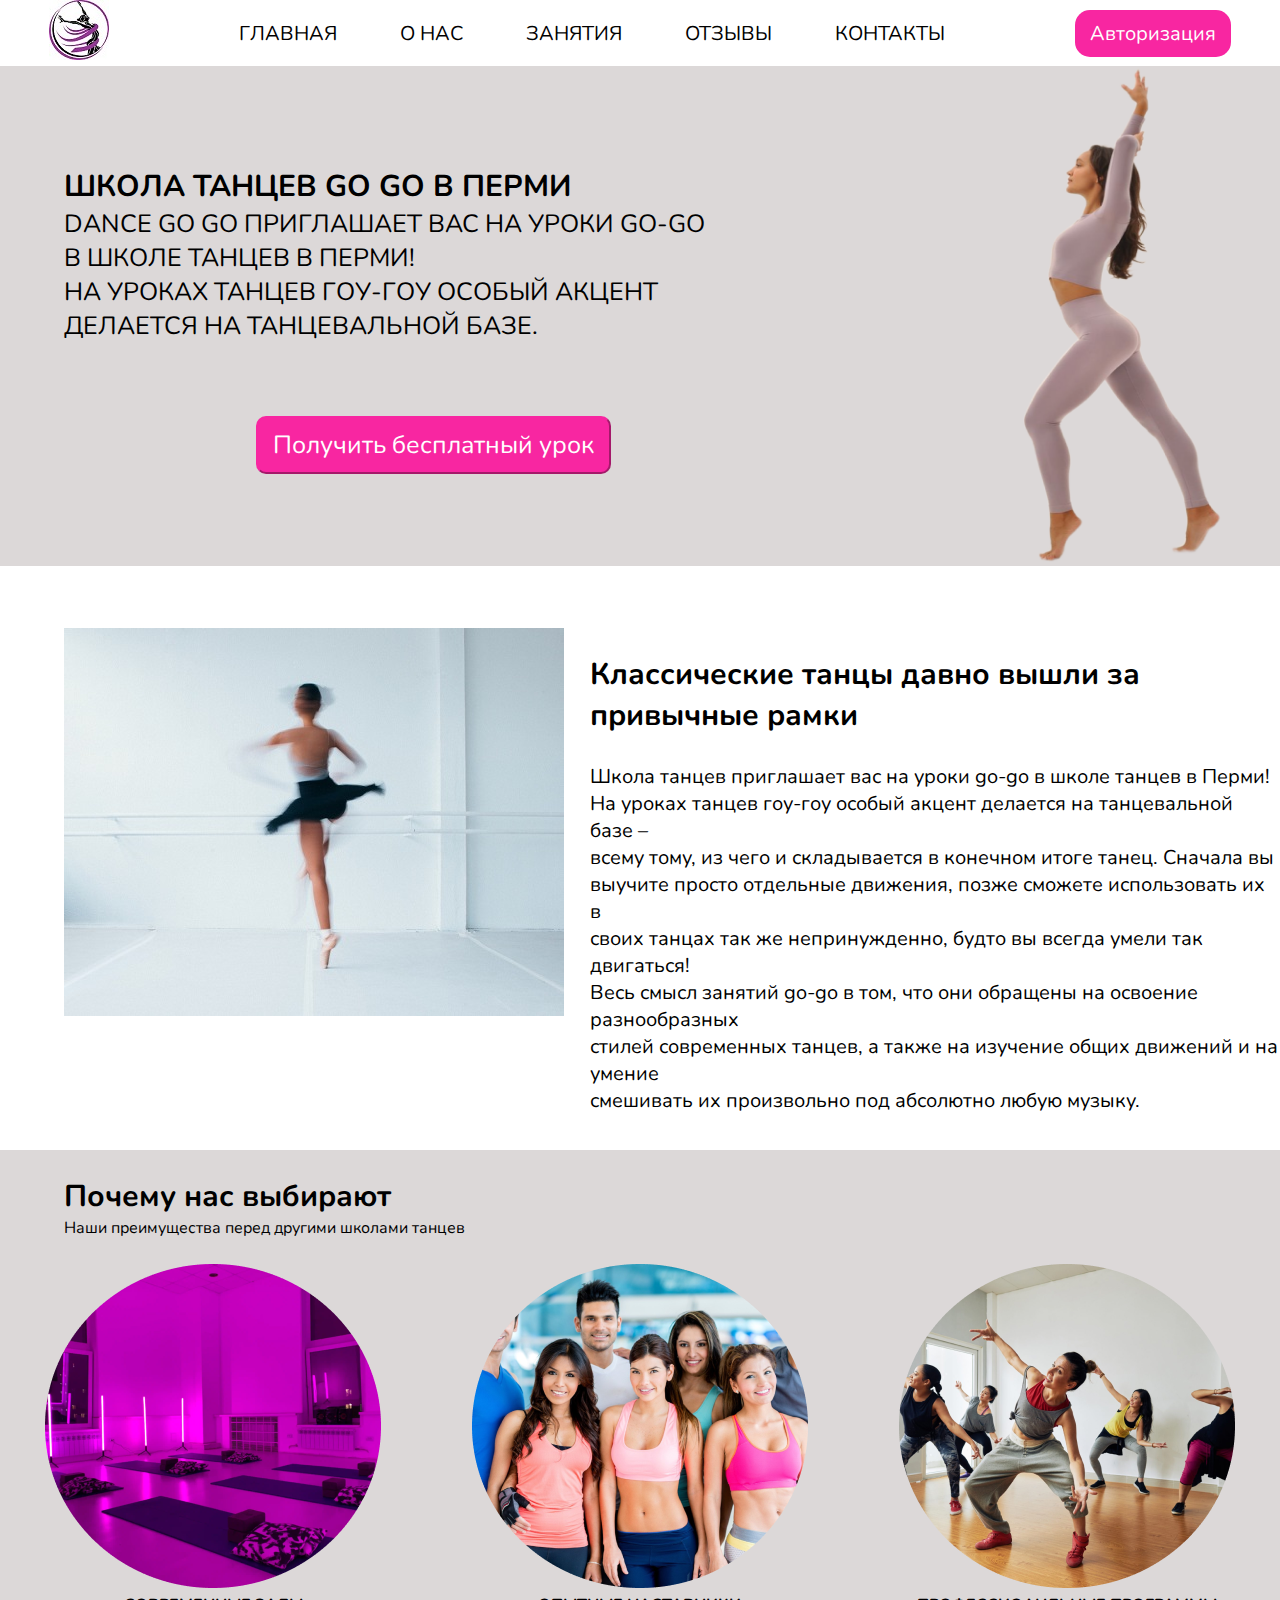
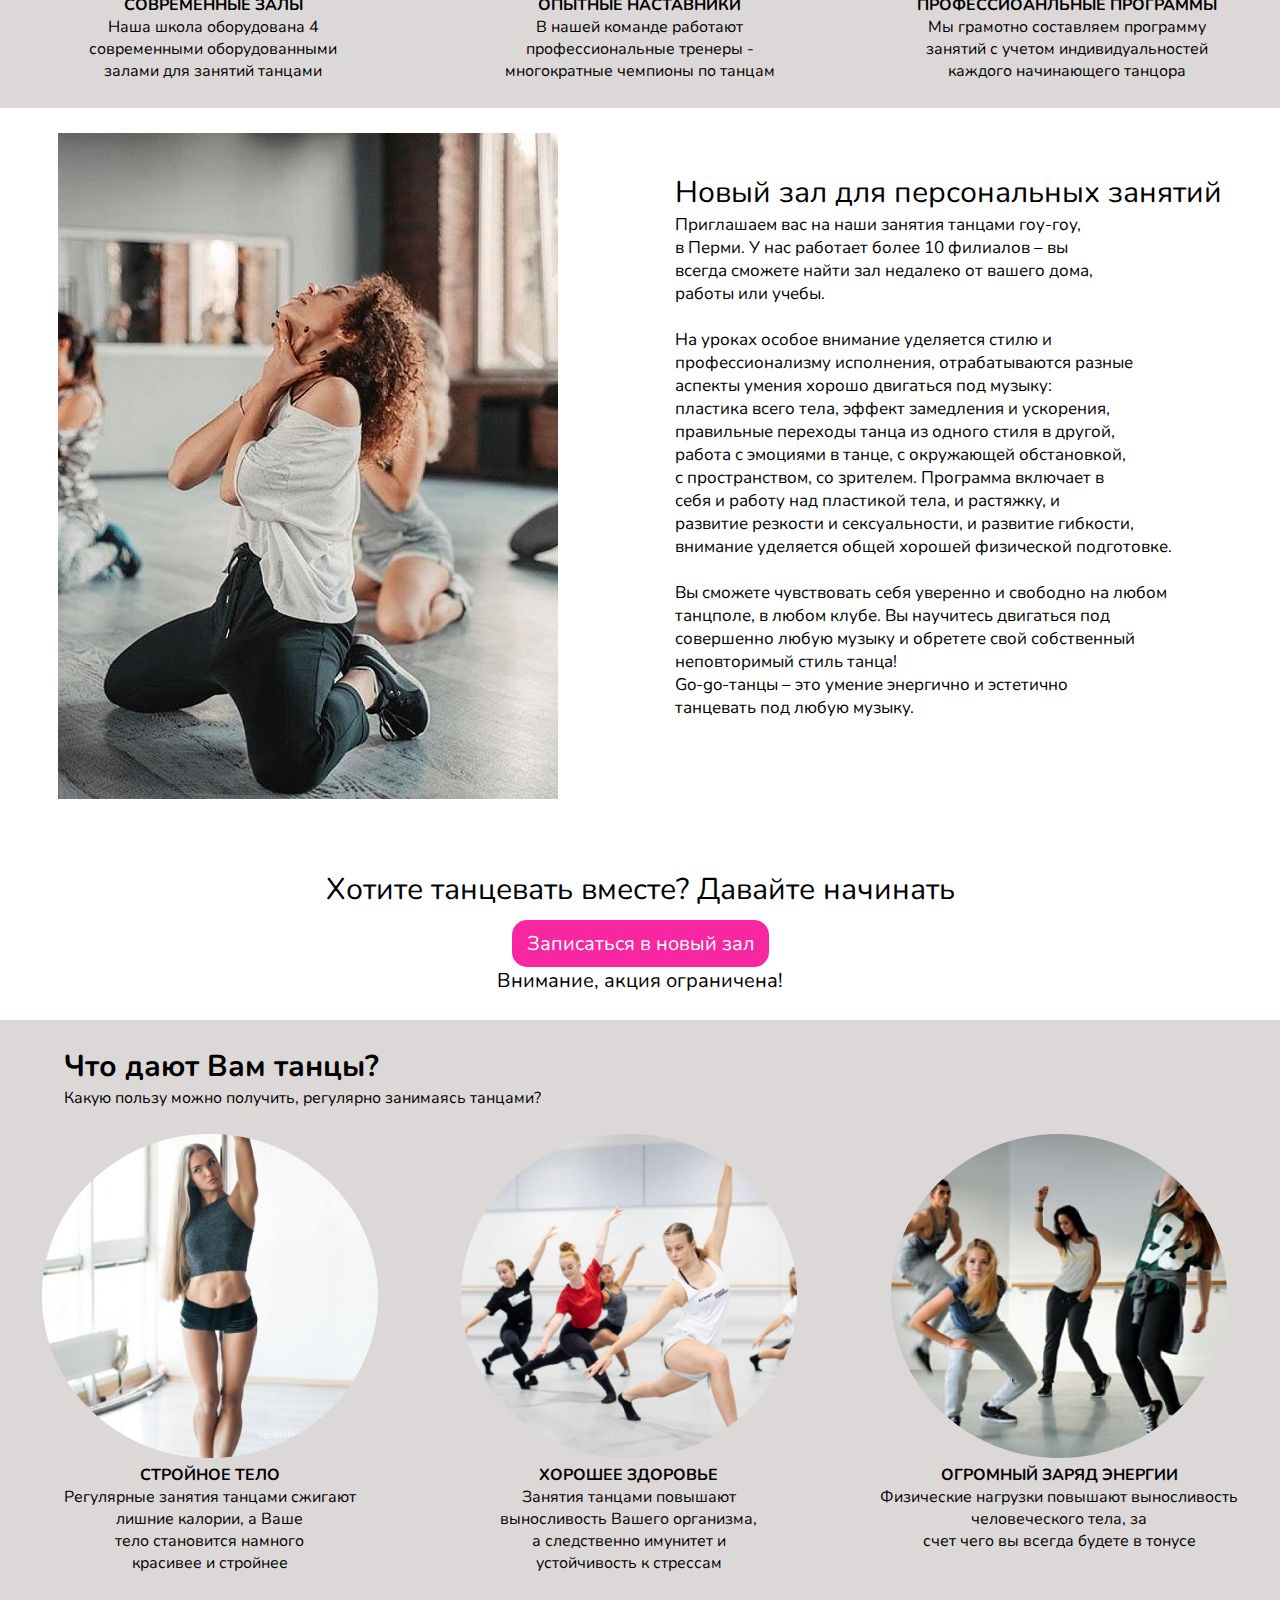
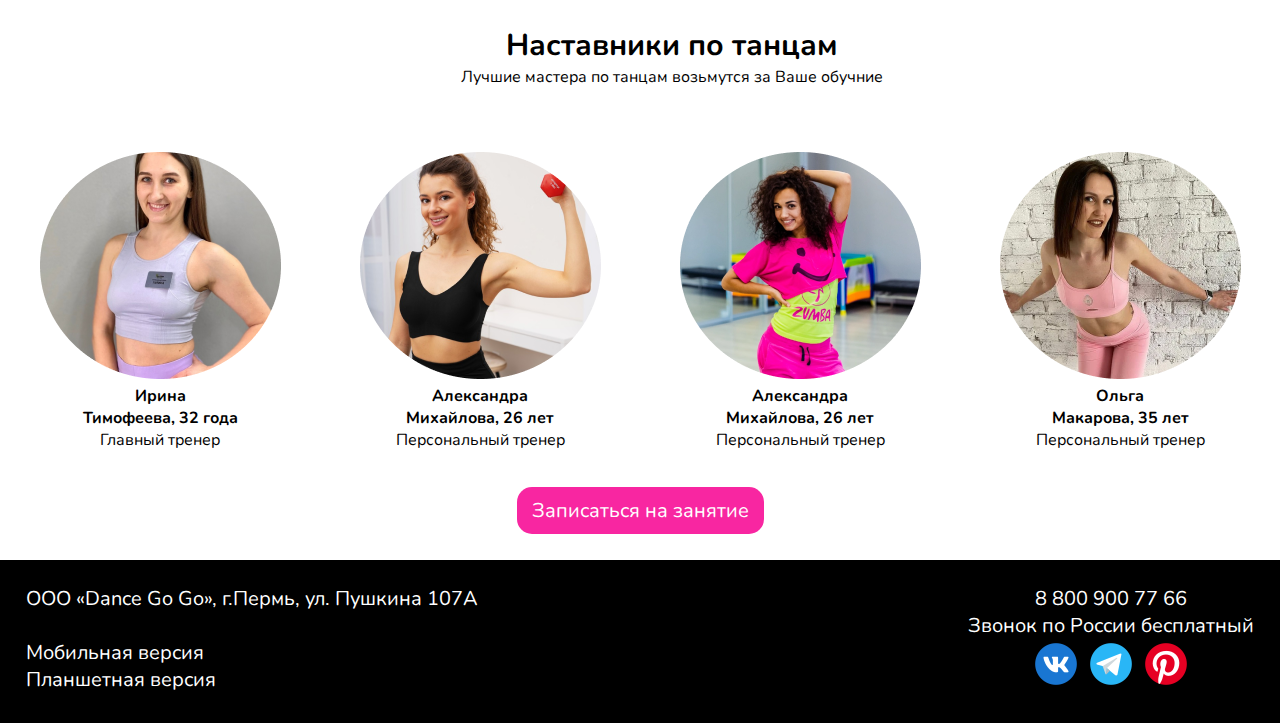
<file: index.html>
<!DOCTYPE html>
<html lang="en">
<head>
    <meta charset="UTF-8">
    <meta name="viewport" content="width=device-width, initial-scale=1.0">
    <title>Dance Go Go</title>
    <link rel="stylesheet" href="style.css">
    <link rel="preconnect" href="https://fonts.googleapis.com">
    <link rel="preconnect" href="https://fonts.gstatic.com" crossorigin>
    <link href="https://fonts.googleapis.com/css2?family=Nunito:ital,wght@0,200..1000;1,200..1000&display=swap" rel="stylesheet">
</head>
<body>
    <div class="container">
        <div class="nav">
            <div class="a">
                <a href="index.html"><img src="img/1.jpg"></a>
            </div>
            <div class="s span">
                <div class="d"><a href="index.html">ГЛАВНАЯ</a></div>
                <div class="f"><a href="о нас.html">О НАС</a></div>
                <div class="g"><a href="занятия.html">ЗАНЯТИЯ</a></div>
                <div class="h"><a href="отзывы.html">ОТЗЫВЫ</a></div>
                <div class="j"><a href="контакты.html">КОНТАКТЫ</a></div>
            </div>
            <div class="k">
                <form action="регистрация.html" >
                    <button class="btn">Авторизация</button>
                </form>
            </div>
        </div>
        <div class="container">
            <p><img class="img" src="img/2.png"></p>
            <div class="tekst">
                <span><b>Школа танцев Go GO в Перми</b></span><br>
                Dance Go Go приглашает вас на уроки go-go <br> в школе танцев в Перми!<br>
                На уроках танцев гоу-гоу особый акцент <br> делается на танцевальной базе.
            </div>
            <form action="регистрация.html" >
              <button class="btnn"> Получить бесплатный урок</button>
            </form>
        </div>
    </div> 
    <div class="content">
        <div class="z">
            <div class="x">
                <img src="img/3.jpg">
            </div>
            <div class="c">
                <span><b>Классические танцы давно вышли за привычные рамки</b></span><br><br>
                Школа танцев приглашает вас на уроки go-go в школе танцев в Перми! <br>
                На уроках танцев гоу-гоу особый акцент делается на танцевальной базе – <br>
                всему тому, из чего и складывается в конечном итоге танец. Сначала вы<br>
                выучите просто отдельные движения, позже сможете использовать их в <br>
                своих танцах так же непринужденно, будто вы всегда умели так двигаться!<br> 
                Весь смысл занятий go-go в том, что они обращены на освоение разнообразных <br>
                стилей современных танцев, а также на изучение общих движений и на умение <br>
                смешивать их произвольно под абсолютно любую музыку.
            </div>
        </div>
        <div class="v">
            <div class="b">
                <span><b>Почему нас выбирают</b></span><br>
                Наши преимущества перед другими школами танцев
            </div>
            <div class="n">
                <div class="m">
                    <img src="img/4.png"><br>
                    <b>СОВРЕМЕННЫЕ ЗАЛЫ</b><br>
                    Наша школа оборудована 4 <br>
                    современными оборудованными<br>
                    залами для занятий танцами
                </div>
                <div class="q">
                    <img src="img/5.png"><br>
                    <b>ОПЫТНЫЕ НАСТАВНИКИ</b><br>
                    В нашей команде работают <br>
                    профессиональные тренеры - <br>
                    многократные чемпионы по танцам
                </div>
                <div class="w">
                    <img src="img/6.png"><br>
                    <b>ПРОФЕССИОАНЛЬНЫЕ ПРОГРАММЫ</b><br>
                    Мы грамотно составляем программу<br> 
                    занятий с учетом индивидуальностей  <br>
                    каждого начинающего танцора
                </div>
            </div>
        </div>
        <div class="e">
            <div class="u">
                <div class="r">
                    <img src="img/7.jpg">
                </div>
                <div class="t">
                    <span>Новый зал для персональных занятий</span><br>
                    Приглашаем вас на наши занятия танцами гоу-гоу, <br>
                    в Перми. У нас работает более 10 филиалов – вы <br>
                    всегда сможете найти зал недалеко от вашего дома, <br>
                    работы или учебы.<br><br>
                    
                    На уроках особое внимание уделяется стилю и <br>
                    профессионализму исполнения, отрабатываются разные<br> 
                    аспекты умения хорошо двигаться под музыку: <br>
                    пластика всего тела, эффект замедления и ускорения, <br>
                    правильные переходы танца из одного стиля в другой, <br>
                    работа с эмоциями в танце, с окружающей обстановкой, <br>
                    с пространством, со зрителем. Программа включает в <br>
                    себя и работу над пластикой тела, и растяжку, и <br>
                    развитие резкости и сексуальности, и развитие гибкости,<br> 
                    внимание уделяется общей хорошей физической подготовке.<br><br>
                    
                    Вы сможете чувствовать себя уверенно и свободно на любом <br>
                    танцполе, в любом клубе. Вы научитесь двигаться под <br>
                    совершенно любую музыку и обретете свой собственный <br>
                    неповторимый стиль танца!<br>
                    Go-go-танцы – это умение энергично и эстетично <br>
                    танцевать под любую музыку.
                </div>
            </div>
            <div class="y">
                <span>Хотите танцевать вместе? Давайте начинать</span><br>
                <form action="регистрация.html" >
                    <button class="btn">Записаться в новый зал</button>
                </form>
                Внимание, акция ограничена!
            </div>
        </div>
        <div class="v">
            <div class="b">
                <span><b>Что дают Вам танцы?</b></span><br>
                Какую пользу можно получить, регулярно занимаясь танцами?
            </div>
            <div class="n">
                <div class="m">
                    <img src="img/8.png"><br>
                    <b>СТРОЙНОЕ ТЕЛО</b><br>
                    Регулярные занятия танцами сжигают <br>
                    лишние калории, а Ваше <br>
                    тело становится намного <br>
                    красивее и стройнее<br>
                </div>
                <div class="q">
                    <img src="img/9.png"><br>
                    <b>ХОРОШЕЕ ЗДОРОВЬЕ</b><br>
                    Занятия танцами повышают <br>
                    выносливость Вашего организма,<br> 
                    а следственно имунитет и <br>
                    устойчивость к стрессам<br>
                </div>
                <div class="w">
                    <img src="img/10.png"><br>
                    <b>ОГРОМНЫЙ ЗАРЯД ЭНЕРГИИ</b><br>
                    Физические нагрузки повышают выносливость <br>
                    человеческого тела, за <br>
                    счет чего вы всегда будете в тонусе<br>
                </div>
            </div>
        </div>
        <div class="p">
            <div class="bb">
                <span><b>Наставники по танцам</b></span><br>
                Лучшие мастера по танцам возьмутся за Ваше обучние
            </div>
            <div class="n">
                <div class="m">
                    <img src="img/30.png"><br>
                    <b>Ирина<br>
                    Тимофеева, 32 года</b><br>
                    Главный тренер
                </div>
                <div class="q">
                    <img src="img/31.png"><br>
                    <b>Александра<br>
                    Михайлова, 26 лет</b><br>
                    Персональный тренер 
                </div>
                <div class="w">
                    <img src="img/32.png"><br>
                    <b>Александра<br>
                    Михайлова, 26 лет</b><br>
                    Персональный тренер
                </div>
                <div class="o">
                    <img src="img/33.png"><br>
                    <b>Ольга<br>
                    Макарова, 35 лет</b><br>
                    Персональный тренер
                </div>
            </div>
            <div class="uu">
                <form action="регистрация.html" >
                    <button class="btn">Записаться на занятие</button>
                </form>
            </div>
        </div>
    </div>
    <div class="footer">
        <div class="zz">
            ООО «Dance Go Go», г.Пермь, ул. Пушкина 107A<br><br>
            <a class="tt" href="главная м.html">Мобильная версия</a><br>
            <a class="tt" href="главная п.html">Планшетная версия</a>
        </div>
        <div class="xx">
            8 800 900 77 66<br>
            Звонок по России бесплатный<br>
            <a href=" https://vk.com/"><img src="img/v.png"></a>
            <a href="https://web.telegram.org/"><img src="img/t.png"></a>
            <a href="https://ru.pinterest.com/"><img src="img/p.png"></a><br><br>

        </div>
    </div>
</body>
</html>
</file>
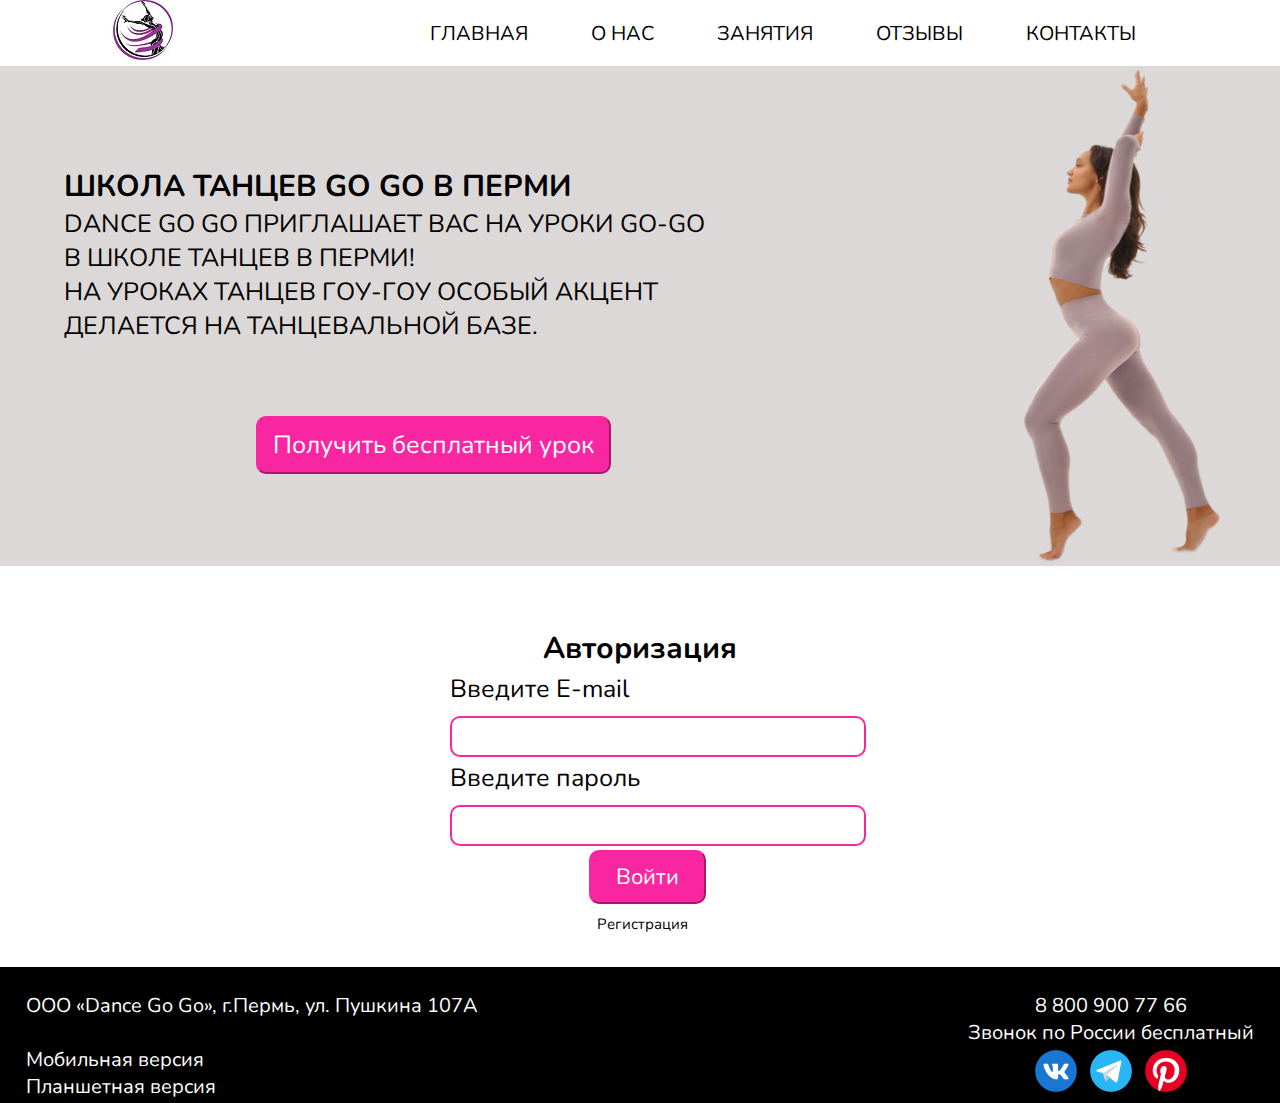
<file: авторизация.html>
<!DOCTYPE html>
<html lang="en">
<head>
    <meta charset="UTF-8">
    <meta name="viewport" content="width=device-width, initial-scale=1.0">
    <title>Dance Go Go</title>
    <link rel="stylesheet" href="авторизация.css">
    <link rel="preconnect" href="https://fonts.googleapis.com">
    <link rel="preconnect" href="https://fonts.gstatic.com" crossorigin>
    <link href="https://fonts.googleapis.com/css2?family=Nunito:ital,wght@0,200..1000;1,200..1000&display=swap" rel="stylesheet">
</head>
<body>
    <div class="container">
        <div class="nav">
            <div class="a">
                <a href="index.html"><img src="img/1.jpg"></a>
            </div>
            <div class="s span">
                <div class="d"><a href="index.html">ГЛАВНАЯ</a></div>
                <div class="f"><a href="о нас.html">О НАС</a></div>
                <div class="g"><a href="занятия.html">ЗАНЯТИЯ</a></div>
                <div class="h"><a href="отзывы.html">ОТЗЫВЫ</a></div>
                <div class="j"><a href="контакты.html">КОНТАКТЫ</a></div>
            </div>
        </div>
        <div class="container">
            <p><img class="img" src="img/2.png"></p>
              <div class="tekst">
                <span><b>Школа танцев Go GO в Перми</b></span><br>
                Dance Go Go приглашает вас на уроки go-go <br> в школе танцев в Перми!<br>
                На уроках танцев гоу-гоу особый акцент <br> делается на танцевальной базе.
              </div>
            <form action="регистрация.html" >
              <button class="btnn"> Получить бесплатный урок</button>
            </form>
          </div>
    </div> 
    <div class="content">
        <p><b>Авторизация</b></p>
        <table class="table" >
            <tr>
                <td width="35%"></td>
                <td>Введите E-mail
                    <form>
                        <label for="fname"></label>
                        <input type="text" id="fname" name="fname">
                    </form>
                </td>
                <td Widht="30%"></td>
            </tr>
            <tr>
                <td width="35%"></td>
                <td>Введите пароль
                    <form>
                        <label for="fname"></label>
                        <input type="text" id="fname" name="fname">
                    </form>
                </td>
                <td Widht="30%"></td>
            </tr>
            <tr>
                <td width="35%"></td>
                <td>
                    <form action="личный кабинет.html" >
                        <button class="btnt"> Войти</button>
                    </form>
                    <a class="ttt" href="регистрация.html">Регистрация</a>
                </td>
                <td Widht="30%"></td>
            </tr>
        </table>
    </div>

    <div class="footer">
        <div class="zz">
            ООО «Dance Go Go», г.Пермь, ул. Пушкина 107A<br><br>
            <a class="tt" href="главная м.html">Мобильная версия</a><br>
            <a class="tt" href="главная п.html">Планшетная версия</a>
        </div>
        <div class="xx">
            8 800 900 77 66<br>
            Звонок по России бесплатный<br>
            <a href=" https://vk.com/"><img src="img/v.png"></a>
            <a href="https://web.telegram.org/"><img src="img/t.png"></a>
            <a href="https://ru.pinterest.com/"><img src="img/p.png"></a>
        </div>
    </div>
</body>
</html>
</file>
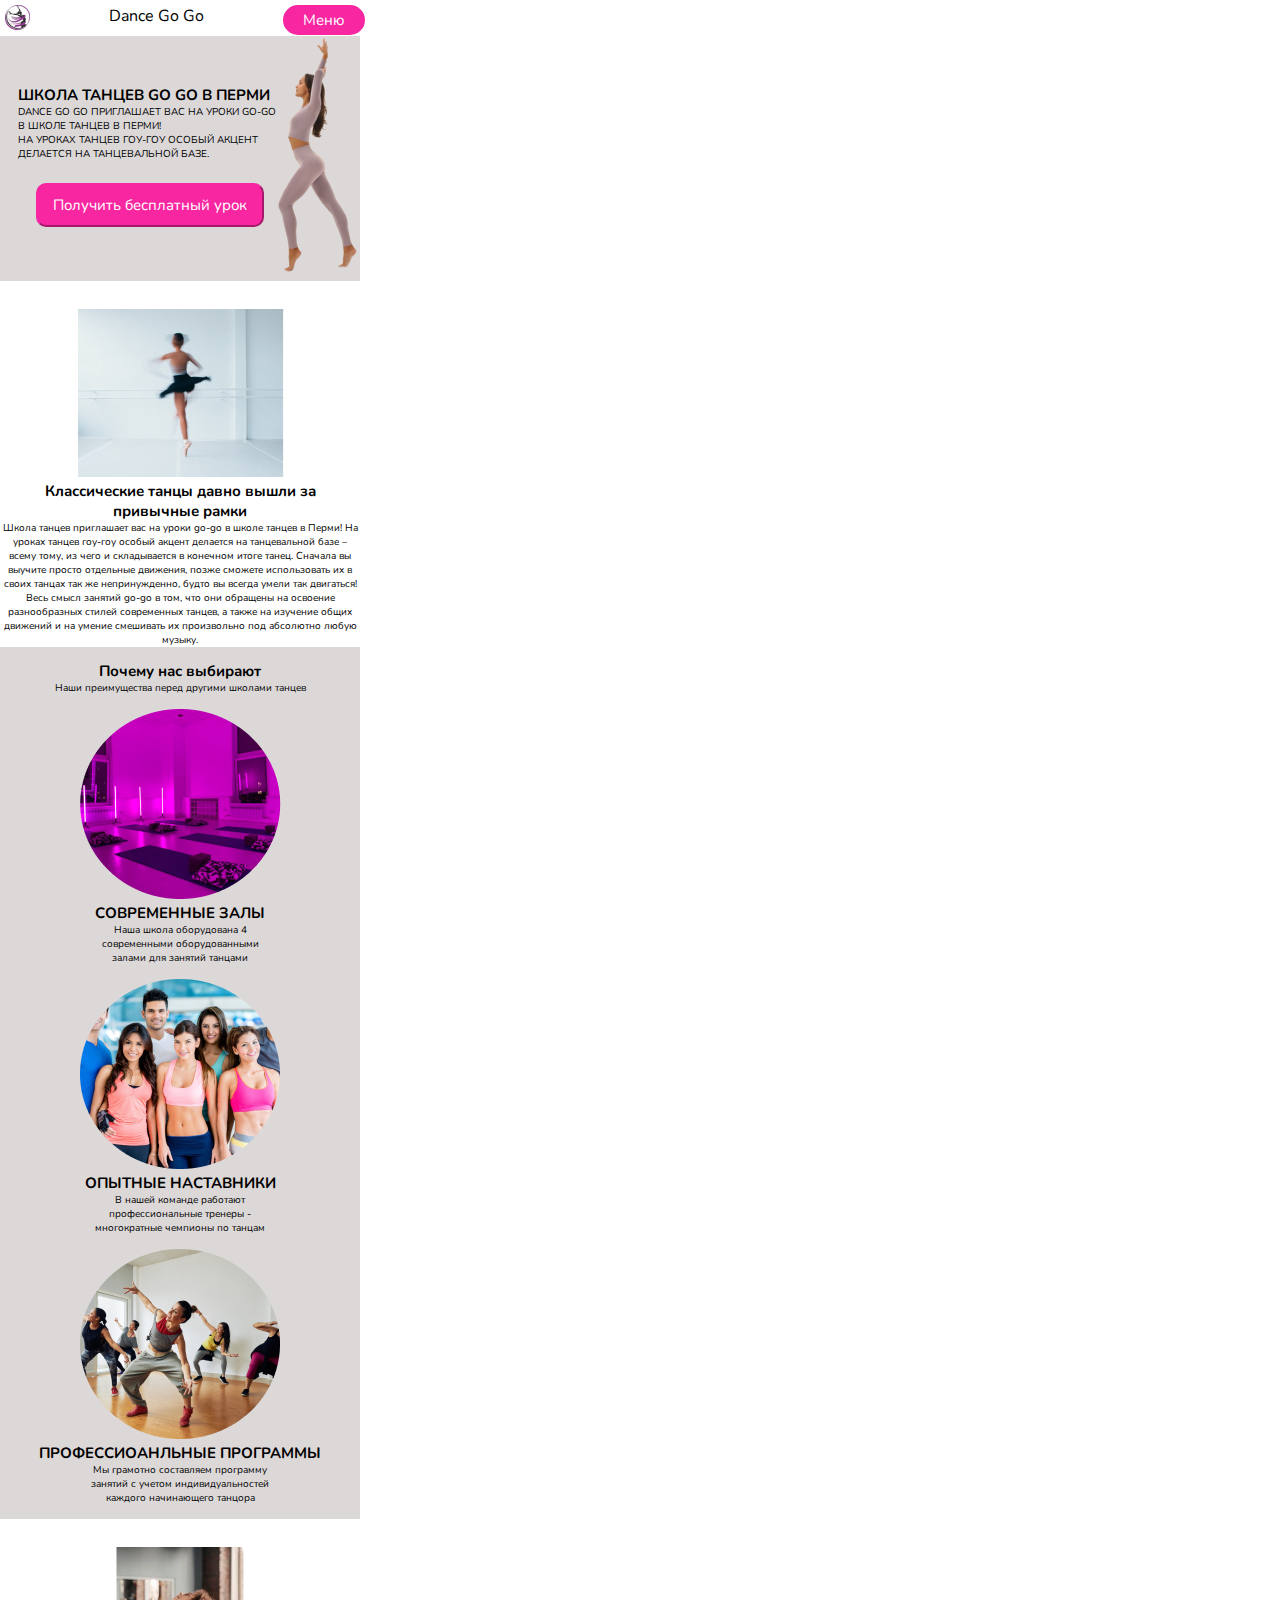
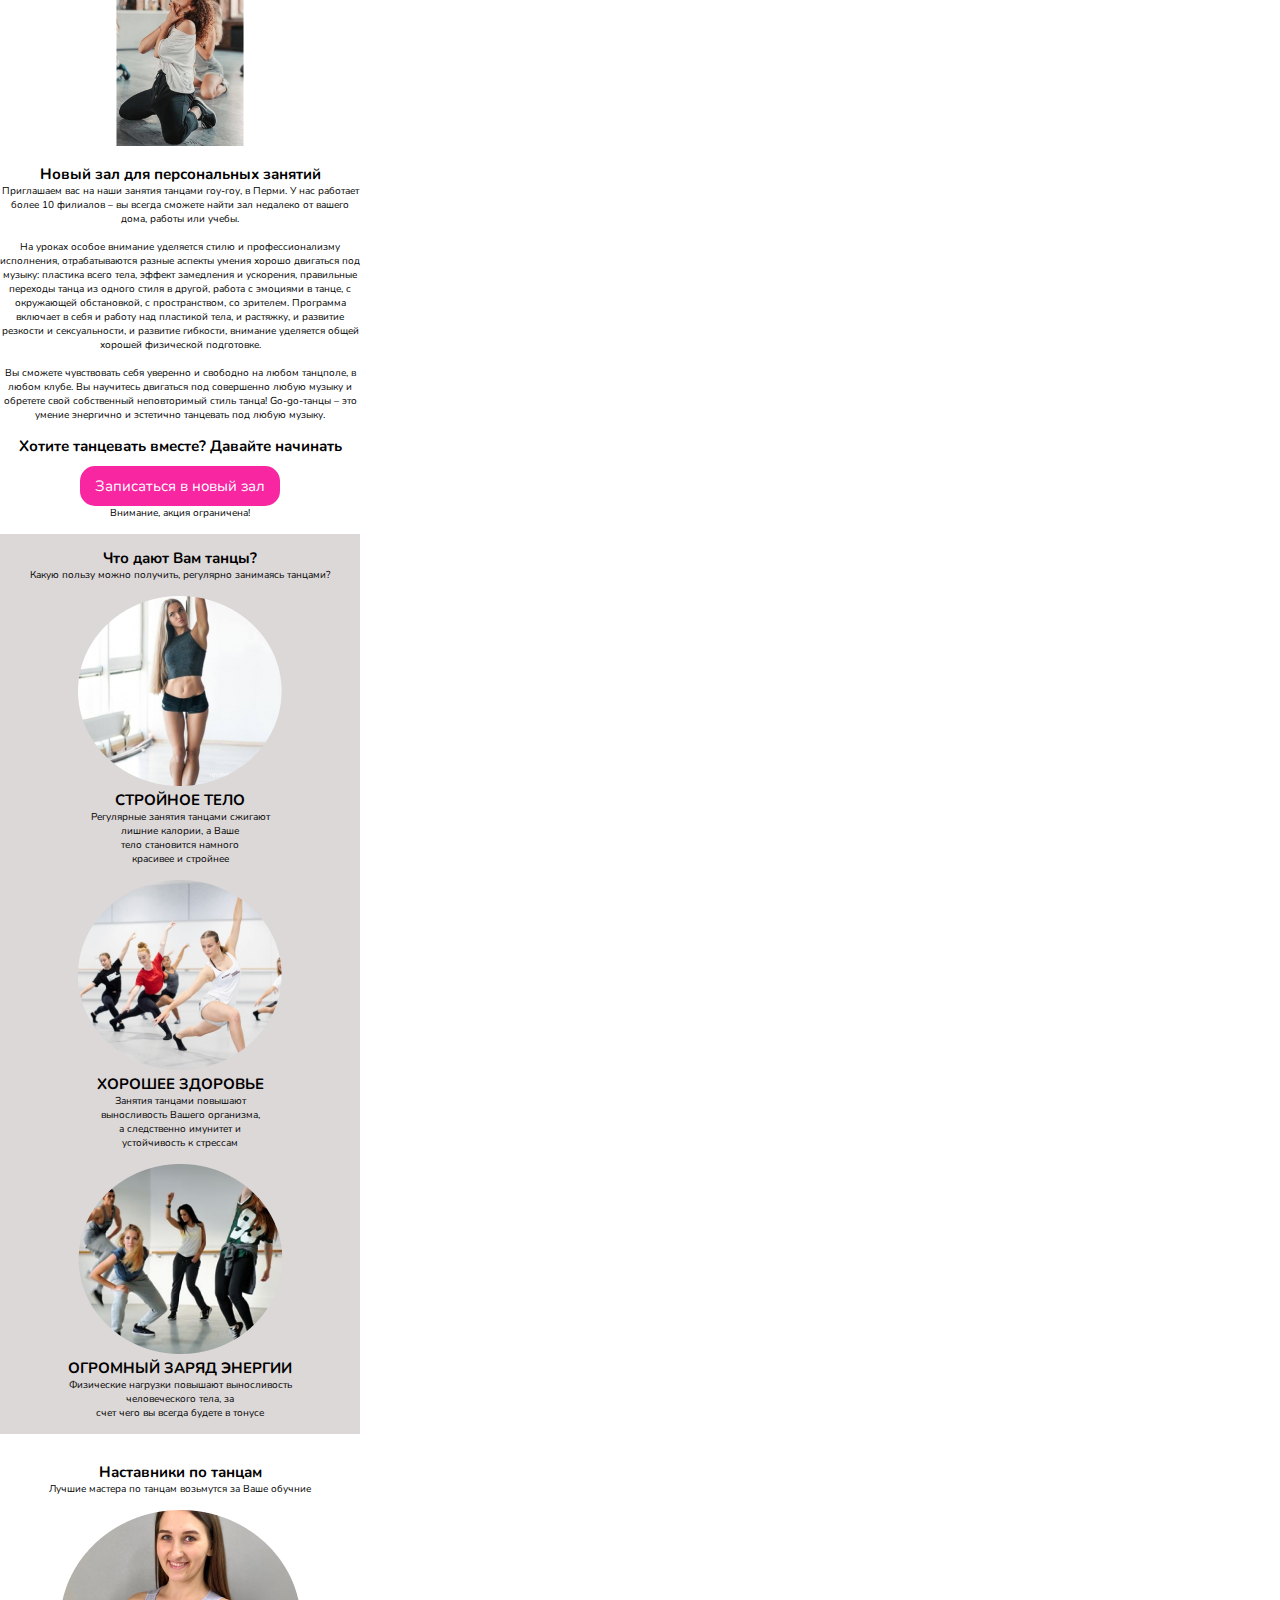
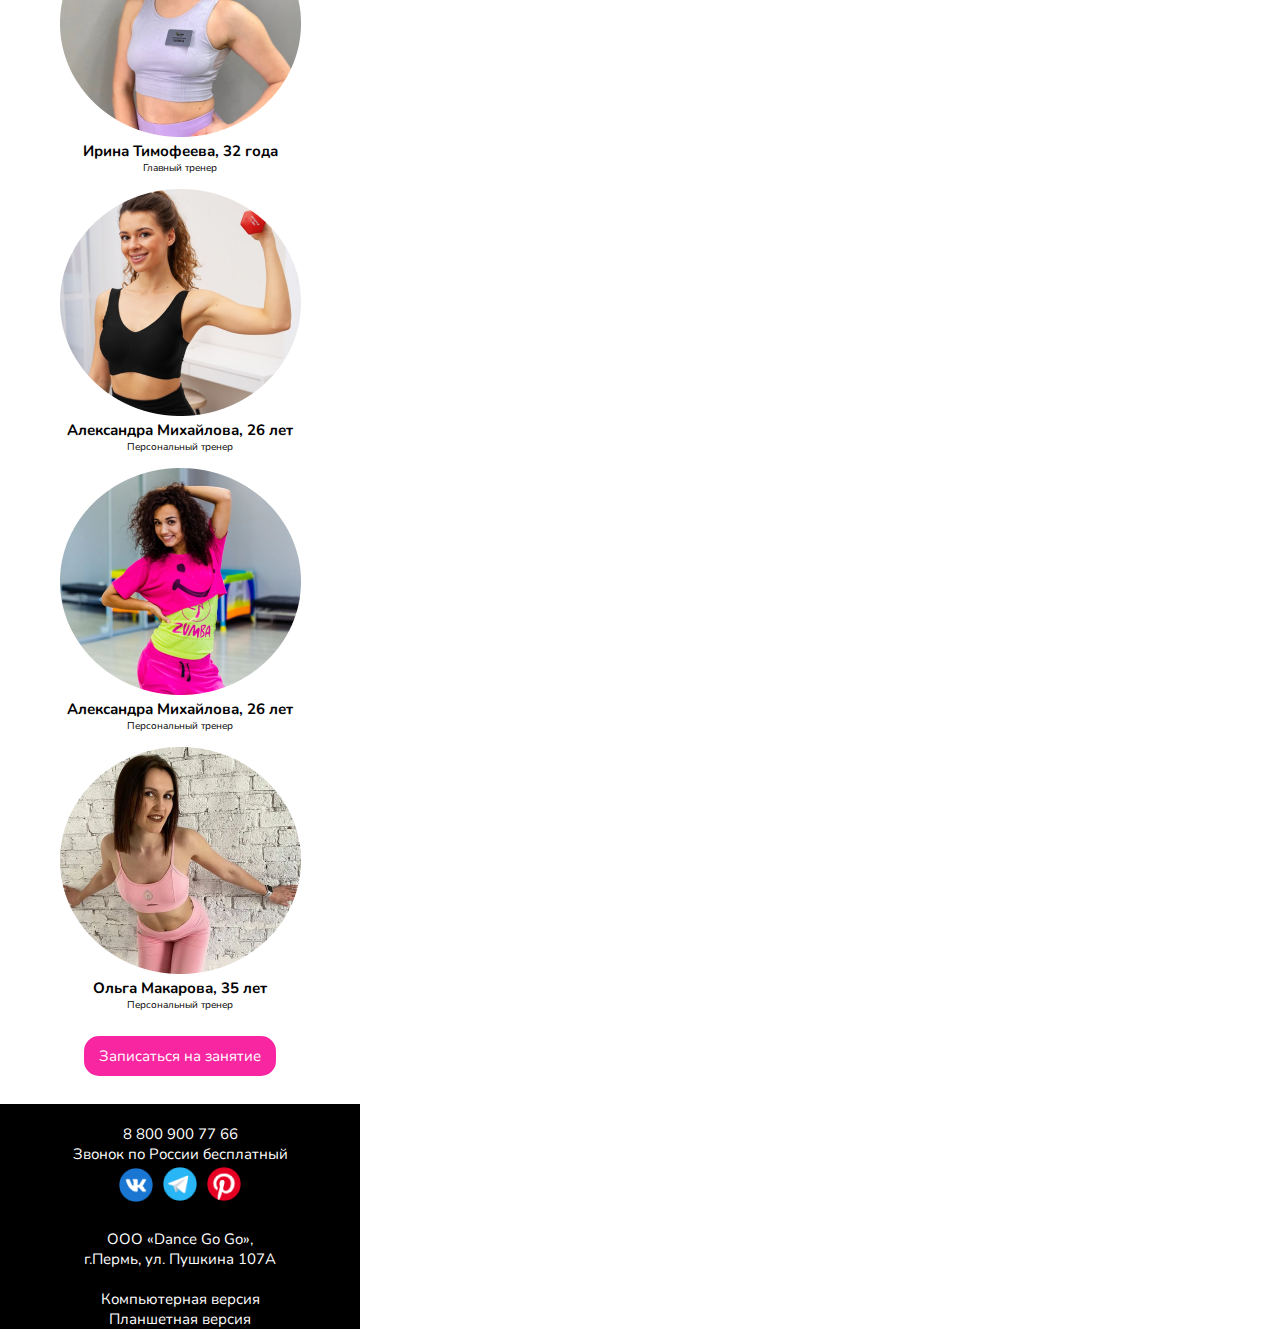
<file: главная м.html>
<!DOCTYPE html>
<html lang="en">
<head>
    <meta charset="UTF-8">
    <meta name="viewport" content="width=device-width, initial-scale=1.0">
    <title>Dance Go Go</title>
    <link rel="stylesheet" href="главная м.css">
    <link rel="preconnect" href="https://fonts.googleapis.com">
    <link rel="preconnect" href="https://fonts.gstatic.com" crossorigin>
    <link href="https://fonts.googleapis.com/css2?family=Nunito:ital,wght@0,200..1000;1,200..1000&display=swap" rel="stylesheet">
    <script>
        /* Когда пользователь нажимает на кнопку,переключение между скрытием и отображением раскрывающегося содержимого */
        function myFunction() {
            document.getElementById("myDropdown").classList.toggle("show");
        }
        // Закройте выпадающее меню, если пользователь щелкает за его пределами
        window.onclick = function(event) {
            if (!event.target.matches('.dropbtn')) {
                var dropdowns = document.getElementsByClassName("dropdown-content");
                var i;
                for (i = 0; i < dropdowns.length; i++) {
                    var openDropdown = dropdowns[i];
                    if (openDropdown.classList.contains('show')) {
                        openDropdown.classList.remove('show');
                    }
                }
            }
        }
    </script>
</head>
<body>
    <div class="nav">
        <div class="z">
            <a href="главная м.html"><img src="img m/1.png"></a>
        </div>
        <div class="x">
            Dance Go Go
        </div>
        <div class="dropdown">
            <button onclick="myFunction()" class="dropbtn">Меню</button>
            <div id="myDropdown" class="dropdown-content">
              <a href="главная м.html">ГЛАВНАЯ</a>
              <a href="о нас м.html">О НАС</a>
              <a href="занятия м.html">ЗАНЯТИЯ</a>
              <a href="отзывы м.html">ОТЗЫВЫ</a>
              <a href="контакты м.html">КОНТАКТЫ</a>
            </div>
        </div>
    </div>
    <div class="container">
        <p><img class="img" src="img m/3.png"></p>
        <div class="tekst">
            <b>Школа танцев Go GO в Перми</b><br>
            Dance Go Go приглашает вас на уроки go-go <br> в школе танцев в Перми!<br>
            На уроках танцев гоу-гоу особый акцент <br> делается на танцевальной базе.
        </div>
        <form action="авторизация м.html" >
          <button class="btnn"> Получить бесплатный урок</button>
        </form>
    </div>
    <div class="content">
        <div class="blok1">
            <br><br>
            <img src="img m/4.png"><br>
            <b>Классические танцы давно вышли за привычные рамки</b><br>
            Школа танцев приглашает вас на уроки go-go в школе танцев в Перми! 
            На уроках танцев гоу-гоу особый акцент делается на танцевальной базе – 
            всему тому, из чего и складывается в конечном итоге танец. Сначала вы
            выучите просто отдельные движения, позже сможете использовать их в 
            своих танцах так же непринужденно, будто вы всегда умели так двигаться!
            Весь смысл занятий go-go в том, что они обращены на освоение разнообразных 
            стилей современных танцев, а также на изучение общих движений и на умение 
            смешивать их произвольно под абсолютно любую музыку.
        </div>
        <div class="blok2">
            <br><b>Почему нас выбирают</b><br>
            Наши преимущества перед другими школами танцев<br><br>
            <div class="m">
                <img src="img m/5.png"><br>
                <b>СОВРЕМЕННЫЕ ЗАЛЫ</b><br>
                Наша школа оборудована 4 <br>
                современными оборудованными<br>
                залами для занятий танцами<br><br>
            </div>
            <div class="q">
                <img src="img m/6.png"><br>
                <b>ОПЫТНЫЕ НАСТАВНИКИ</b><br>
                В нашей команде работают <br>
                профессиональные тренеры - <br>
                многократные чемпионы по танцам<br><br>
            </div>
            <div class="w">
                <img src="img m/7.png"><br>
                <b>ПРОФЕССИОАНЛЬНЫЕ ПРОГРАММЫ</b><br>
                Мы грамотно составляем программу<br> 
                занятий с учетом индивидуальностей  <br>
                каждого начинающего танцора<br><br>
            </div>
        </div>
        <div class="blok1">
            <br><br>
            <img src="img m/8.png"><br><br>
            <b>Новый зал для персональных занятий</b><br>
            Приглашаем вас на наши занятия танцами гоу-гоу, 
            в Перми. У нас работает более 10 филиалов – вы 
            всегда сможете найти зал недалеко от вашего дома, 
            работы или учебы.<br><br>
            На уроках особое внимание уделяется стилю и 
            профессионализму исполнения, отрабатываются разные
            аспекты умения хорошо двигаться под музыку: 
            пластика всего тела, эффект замедления и ускорения, 
            правильные переходы танца из одного стиля в другой, 
            работа с эмоциями в танце, с окружающей обстановкой, 
            с пространством, со зрителем. Программа включает в 
            себя и работу над пластикой тела, и растяжку, и 
            развитие резкости и сексуальности, и развитие гибкости,
            внимание уделяется общей хорошей физической подготовке.<br><br>
            Вы сможете чувствовать себя уверенно и свободно на любом 
            танцполе, в любом клубе. Вы научитесь двигаться под
            совершенно любую музыку и обретете свой собственный 
            неповторимый стиль танца!
            Go-go-танцы – это умение энергично и эстетично 
            танцевать под любую музыку.<br><br>
            <b>Хотите танцевать вместе? Давайте начинать</b><br>
            <form action="авторизация м.html" >
                <button class="btn">Записаться в новый зал</button>
            </form>
            Внимание, акция ограничена!<br><br>
        </div>
        <div class="blok2">
            <br><b>Что дают Вам танцы?</b><br>
            Какую пользу можно получить, регулярно занимаясь танцами?<br><br>
            <img src="img m/9.png"><br>
            <b>СТРОЙНОЕ ТЕЛО</b><br>
            Регулярные занятия танцами сжигают <br>
            лишние калории, а Ваше <br>
            тело становится намного <br>
            красивее и стройнее<br><br>
            <img src="img m/10.png"><br>
            <b>ХОРОШЕЕ ЗДОРОВЬЕ</b><br>
            Занятия танцами повышают <br>
            выносливость Вашего организма,<br> 
            а следственно имунитет и <br>
            устойчивость к стрессам<br><br>
            <img src="img m/11.png"><br>
            <b>ОГРОМНЫЙ ЗАРЯД ЭНЕРГИИ</b><br>
            Физические нагрузки повышают выносливость <br>
            человеческого тела, за <br>
            счет чего вы всегда будете в тонусе<br><br>
        </div>
        <div class="blok1">
            <br><br><b>Наставники по танцам</b><br>
            Лучшие мастера по танцам возьмутся за Ваше обучние<br><br>
            <img src="img/30.png"><br>
            <b>Ирина Тимофеева, 32 года</b><br>
            Главный тренер<br><br>
            <img src="img/31.png"><br>
            <b>Александра Михайлова, 26 лет</b><br>
            Персональный тренер <br><br>
            <img src="img/32.png"><br>
            <b>Александра Михайлова, 26 лет</b><br>
            Персональный тренер<br><br>
            <img src="img/33.png"><br>
            <b>Ольга Макарова, 35 лет</b><br>
            Персональный тренер<br><br>
            <form action="авторизация.html" >
                <button class="btn">Записаться на занятие</button>
            </form>
            <br><br>
        </div>
    </div>
    <footer>
        <br>
        8 800 900 77 66<br>
        Звонок по России бесплатный<br>
        <img src="img m/v.png">
        <img src="img m/t.png">
        <img src="img m/p.png"><br><br>
        ООО «Dance Go Go», <br>
        г.Пермь, ул. Пушкина 107A <br><br>
        <a class="tt" href="index.html">Компьютерная версия</a><br>
        <a class="tt" href="главная п.html">Планшетная версия</a><br>
    </footer>
</body>
</html>
</file>
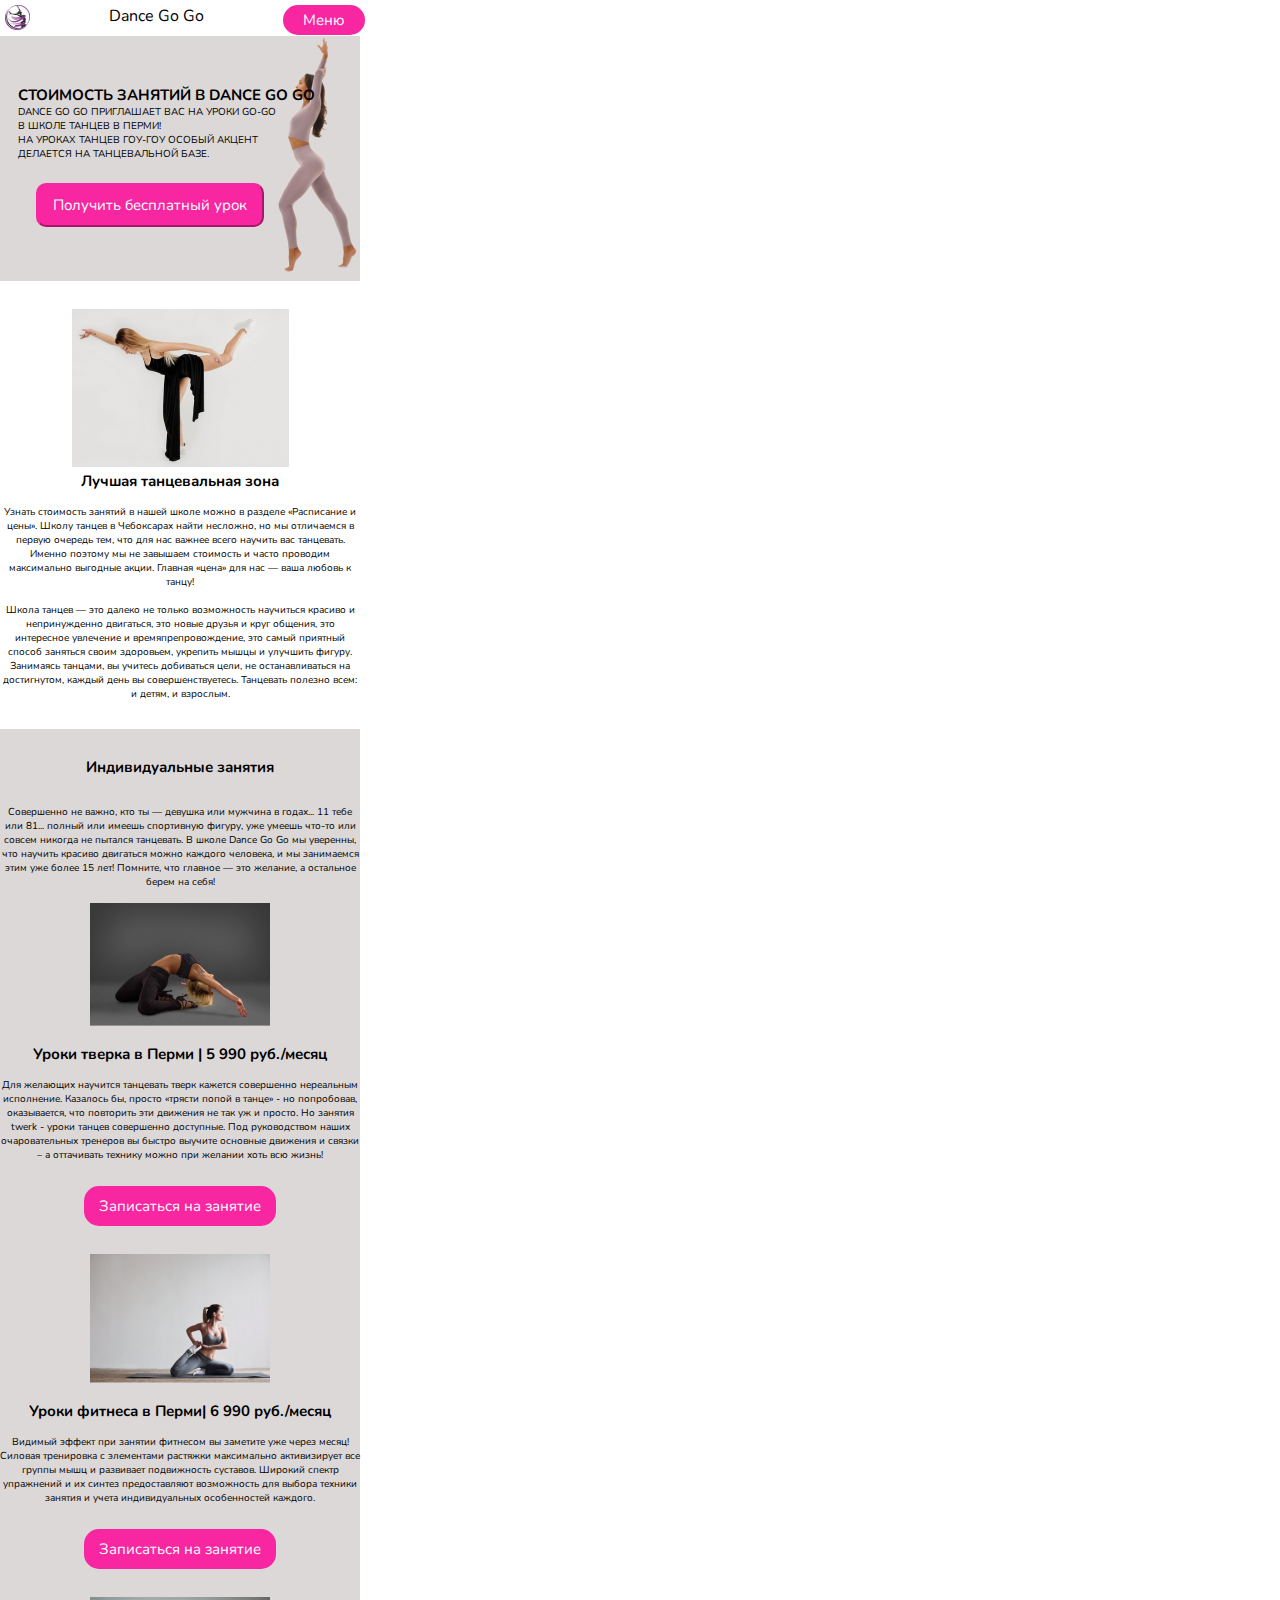
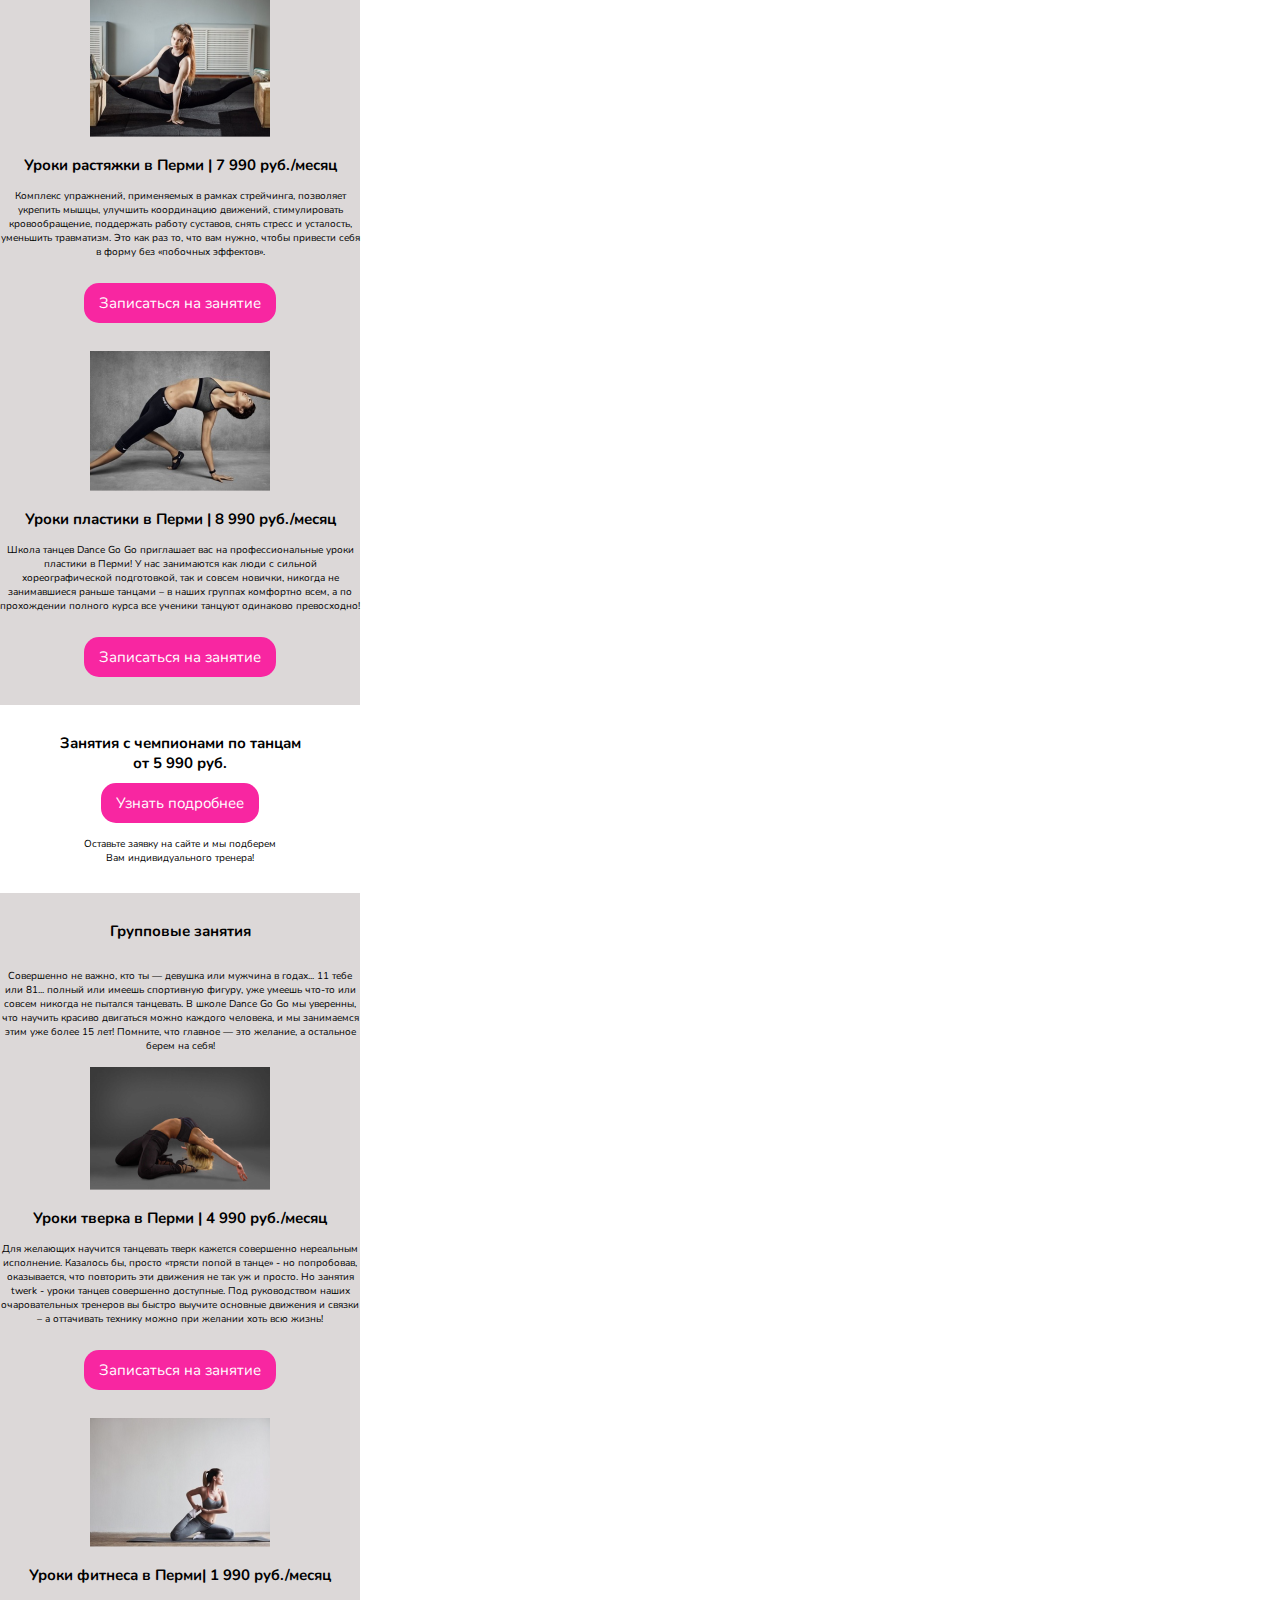
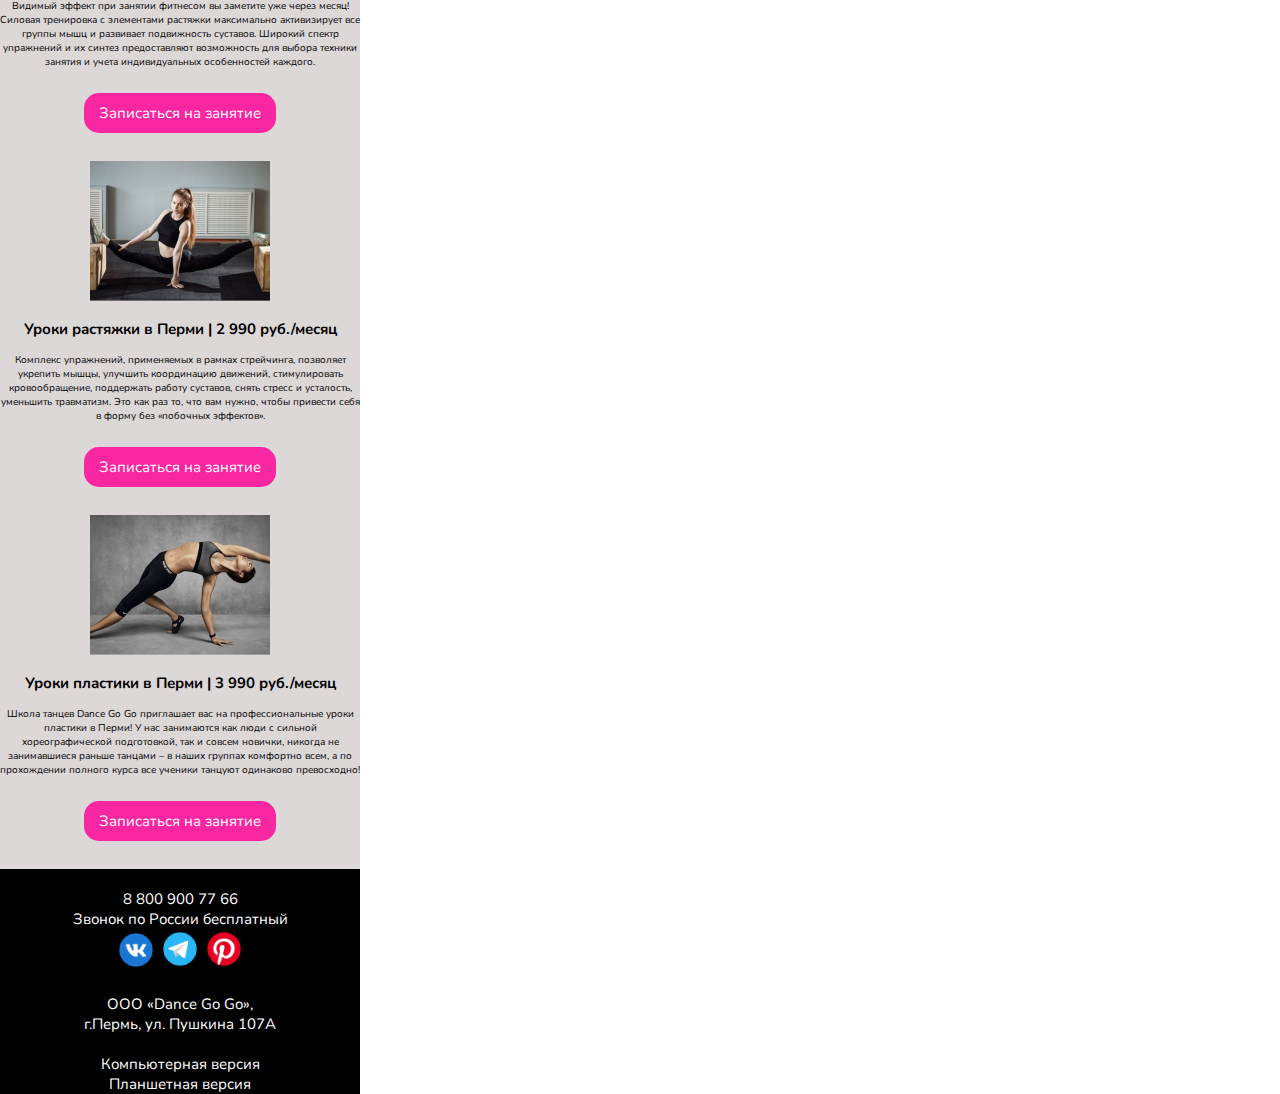
<file: занятия м.html>
<!DOCTYPE html>
<html lang="en">
<head>
    <meta charset="UTF-8">
    <meta name="viewport" content="width=device-width, initial-scale=1.0">
    <title>Dance Go Go</title>
    <link rel="stylesheet" href="занятия м.css">
    <link rel="preconnect" href="https://fonts.googleapis.com">
    <link rel="preconnect" href="https://fonts.gstatic.com" crossorigin>
    <link href="https://fonts.googleapis.com/css2?family=Nunito:ital,wght@0,200..1000;1,200..1000&display=swap" rel="stylesheet">
    <script>
        /* Когда пользователь нажимает на кнопку,переключение между скрытием и отображением раскрывающегося содержимого */
        function myFunction() {
            document.getElementById("myDropdown").classList.toggle("show");
        }
        // Закройте выпадающее меню, если пользователь щелкает за его пределами
        window.onclick = function(event) {
            if (!event.target.matches('.dropbtn')) {
                var dropdowns = document.getElementsByClassName("dropdown-content");
                var i;
                for (i = 0; i < dropdowns.length; i++) {
                    var openDropdown = dropdowns[i];
                    if (openDropdown.classList.contains('show')) {
                        openDropdown.classList.remove('show');
                    }
                }
            }
        }
    </script>
</head>
<body>
    <div class="nav">
        <div class="z">
            <a href="главная м.html"><img src="img m/1.png"></a>
        </div>
        <div class="x">
            Dance Go Go
        </div>
        <div class="dropdown">
            <button onclick="myFunction()" class="dropbtn">Меню</button>
            <div id="myDropdown" class="dropdown-content">
              <a href="главная м.html">ГЛАВНАЯ</a>
              <a href="о нас м.html">О НАС</a>
              <a href="занятия м.html">ЗАНЯТИЯ</a>
              <a href="отзывы м.html">ОТЗЫВЫ</a>
              <a href="контакты м.html">КОНТАКТЫ</a>
            </div>
        </div>
    </div>
    <div class="container">
        <p><img class="img" src="img m/3.png"></p>
        <div class="tekst">
            <b>Стоимость занятий в Dance Go Go</b><br>
            Dance Go Go приглашает вас на уроки go-go <br> в школе танцев в Перми!<br>
            На уроках танцев гоу-гоу особый акцент <br> делается на танцевальной базе.
        </div>
        <form action="авторизация м.html" >
          <button class="btnn"> Получить бесплатный урок</button>
        </form>
    </div>
    <div class="content">
        <div class="blok1">
            <br><br>
            <img src="img m/29.png"><br>
            <b>Лучшая танцевальная зона</b><br><br>
            Узнать стоимость занятий в нашей школе можно в разделе «Расписание и цены». 
            Школу танцев в Чебоксарах найти несложно, но мы отличаемся в первую очередь 
            тем, что для нас важнее всего научить вас танцевать. Именно поэтому мы не 
            завышаем стоимость и часто проводим максимально выгодные акции. 
            Главная «цена» для нас — ваша любовь к танцу!<br><br>
            Школа танцев — это далеко не только возможность научиться красиво и 
            непринужденно двигаться, это новые друзья и круг общения, это интересное 
            увлечение и времяпрепровождение, это самый приятный способ заняться своим 
            здоровьем, укрепить мышцы и улучшить фигуру. Занимаясь танцами, вы учитесь 
            добиваться цели, не останавливаться на достигнутом, каждый день вы 
            совершенствуетесь. Танцевать полезно всем: и детям, и взрослым.<br><br><br>
        </div>
        <div class="blok2"> 
            <br><br><b>Индивидуальные занятия</b><br><br><br>
            Совершенно не важно, кто ты — девушка или мужчина в годах... 11 тебе или 81... полный или имеешь спортивную 
            фигуру, уже умеешь что-то или совсем никогда не пытался танцевать. В школе Dance Go Go мы уверенны, что 
            научить красиво двигаться можно каждого человека, и мы занимаемся этим уже более 15 лет! Помните, что 
            главное — это желание, а остальное берем на себя!<br><br>

            <img src="img m/30.png" alt=""><br><br>
            <b>Уроки тверка в Перми | 5 990 руб./месяц</b><br><br>
            Для желающих научится танцевать тверк кажется совершенно нереальным исполнение. 
            Казалось бы, просто «трясти попой в танце» - но попробовав, оказывается, что 
            повторить эти движения не так уж и просто. Но занятия twerk - уроки танцев 
            совершенно доступные. Под руководством наших очаровательных тренеров вы быстро 
            выучите основные движения и связки – а оттачивать технику можно при желании хоть всю жизнь!<br><br>
            <form action="авторизация м.html" >
                <button class="btn">Записаться на занятие</button>
            </form>
            <br><br>

            <img src="img m/31.png" alt=""><br><br>
            <b>Уроки фитнеса в Перми| 6 990 руб./месяц</b><br><br>
            Видимый эффект при занятии фитнесом вы заметите уже через месяц! Силовая тренировка с 
            элементами растяжки максимально активизирует все группы мышц и развивает подвижность 
            суставов. Широкий спектр упражнений и их синтез предоставляют возможность для выбора 
            техники занятия и учета индивидуальных особенностей каждого.<br><br>
            <form action="авторизация м.html" >
                <button class="btn">Записаться на занятие</button>
            </form>
            <br><br>

            <img src="img m/32.png" alt=""><br><br>
            <b>Уроки растяжки в Перми | 7 990 руб./месяц</b><br><br>
            Комплекс упражнений, применяемых в рамках стрейчинга, позволяет укрепить мышцы, 
            улучшить координацию движений, стимулировать кровообращение, поддержать работу 
            суставов, снять стресс и усталость, уменьшить травматизм. Это как раз то, что вам нужно, 
            чтобы привести себя в форму без «побочных эффектов».<br><br>
            <form action="авторизация м.html" >
                <button class="btn">Записаться на занятие</button>
            </form>
            <br><br>
            
            <img src="img m/33.png" alt=""><br><br>
            <b>Уроки пластики в Перми | 8 990 руб./месяц</b><br><br>
            Школа танцев Dance Go Go приглашает вас на профессиональные уроки пластики в Перми! 
            У нас занимаются как люди с сильной хореографической подготовкой, так и совсем новички, 
            никогда не занимавшиеся раньше танцами – в наших группах комфортно всем, 
            а по прохождении полного курса все ученики танцуют одинаково превосходно!<br><br>
            <form action="авторизация м.html" >
                <button class="btn">Записаться на занятие</button>
            </form>
            <br><br>
        </div>
        <div class="blok1"> 
            <br><br>
            <b>Занятия с чемпионами по танцам<br> от 5 990 руб.</b></span>
            <form action="авторизация м.html" >
                <button class="btn">Узнать подробнее</button>
            </form><br>
            Оставьте заявку на сайте и мы подберем<br> Вам индивидуального тренера!<br><br><br>
        </div>
        <div class="blok2"> 
            <div class="blok2"> 
                <br><br><b>Групповые занятия</b><br><br><br>
                Совершенно не важно, кто ты — девушка или мужчина в годах... 11 тебе или 81... полный или имеешь спортивную 
                фигуру, уже умеешь что-то или совсем никогда не пытался танцевать. В школе Dance Go Go мы уверенны, что 
                научить красиво двигаться можно каждого человека, и мы занимаемся этим уже более 15 лет! Помните, что 
                главное — это желание, а остальное берем на себя!<br><br>
    
                <img src="img m/30.png" alt=""><br><br>
                <b>Уроки тверка в Перми | 4 990 руб./месяц</b><br><br>
                Для желающих научится танцевать тверк кажется совершенно нереальным исполнение. 
                Казалось бы, просто «трясти попой в танце» - но попробовав, оказывается, что 
                повторить эти движения не так уж и просто. Но занятия twerk - уроки танцев 
                совершенно доступные. Под руководством наших очаровательных тренеров вы быстро 
                выучите основные движения и связки – а оттачивать технику можно при желании хоть всю жизнь!<br><br>
                <form action="авторизация м.html" >
                    <button class="btn">Записаться на занятие</button>
                </form>
                <br><br>
    
                <img src="img m/31.png" alt=""><br><br>
                <b>Уроки фитнеса в Перми| 1 990 руб./месяц</b><br><br>
                Видимый эффект при занятии фитнесом вы заметите уже через месяц! Силовая тренировка с 
                элементами растяжки максимально активизирует все группы мышц и развивает подвижность 
                суставов. Широкий спектр упражнений и их синтез предоставляют возможность для выбора 
                техники занятия и учета индивидуальных особенностей каждого.<br><br>
                <form action="авторизация м.html" >
                    <button class="btn">Записаться на занятие</button>
                </form>
                <br><br>
    
                <img src="img m/32.png" alt=""><br><br>
                <b>Уроки растяжки в Перми | 2 990 руб./месяц</b><br><br>
                Комплекс упражнений, применяемых в рамках стрейчинга, позволяет укрепить мышцы, 
                улучшить координацию движений, стимулировать кровообращение, поддержать работу 
                суставов, снять стресс и усталость, уменьшить травматизм. Это как раз то, что вам нужно, 
                чтобы привести себя в форму без «побочных эффектов».<br><br>
                <form action="авторизация м.html" >
                    <button class="btn">Записаться на занятие</button>
                </form>
                <br><br>
                
                <img src="img m/33.png" alt=""><br><br>
                <b>Уроки пластики в Перми | 3 990 руб./месяц</b><br><br>
                Школа танцев Dance Go Go приглашает вас на профессиональные уроки пластики в Перми! 
                У нас занимаются как люди с сильной хореографической подготовкой, так и совсем новички, 
                никогда не занимавшиеся раньше танцами – в наших группах комфортно всем, 
                а по прохождении полного курса все ученики танцуют одинаково превосходно!<br><br>
                <form action="авторизация м.html" >
                    <button class="btn">Записаться на занятие</button>
                </form>
                <br><br>
            </div>
        </div>
        <div class="blok1">
        </div>
    </div>
    <footer>
        <br>
        8 800 900 77 66<br>
        Звонок по России бесплатный<br>
        <img src="img m/v.png">
        <img src="img m/t.png">
        <img src="img m/p.png"><br><br>
        ООО «Dance Go Go», <br>
        г.Пермь, ул. Пушкина 107A <br><br>
        <a class="tt" href="index.html">Компьютерная версия</a><br>
        <a class="tt" href="главная п.html">Планшетная версия</a><br>
    </footer>
</body>
</html>
</file>
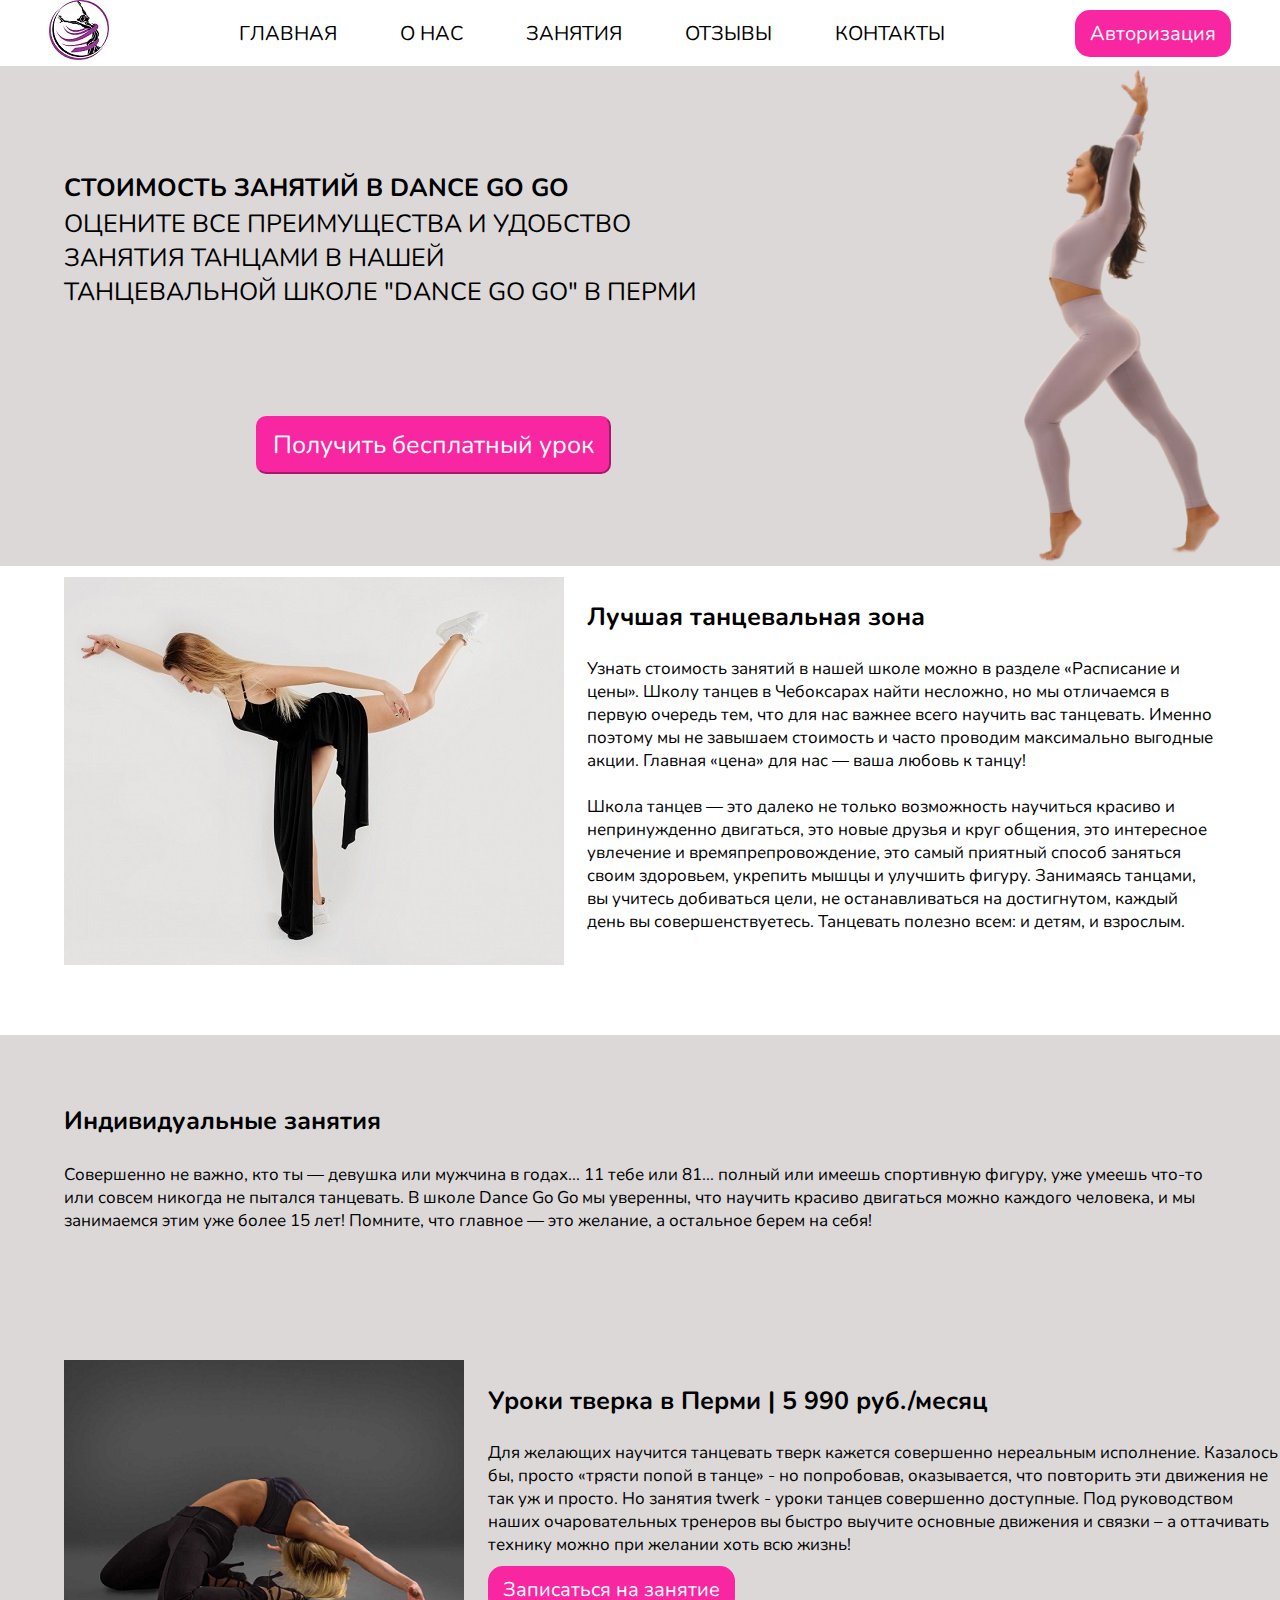
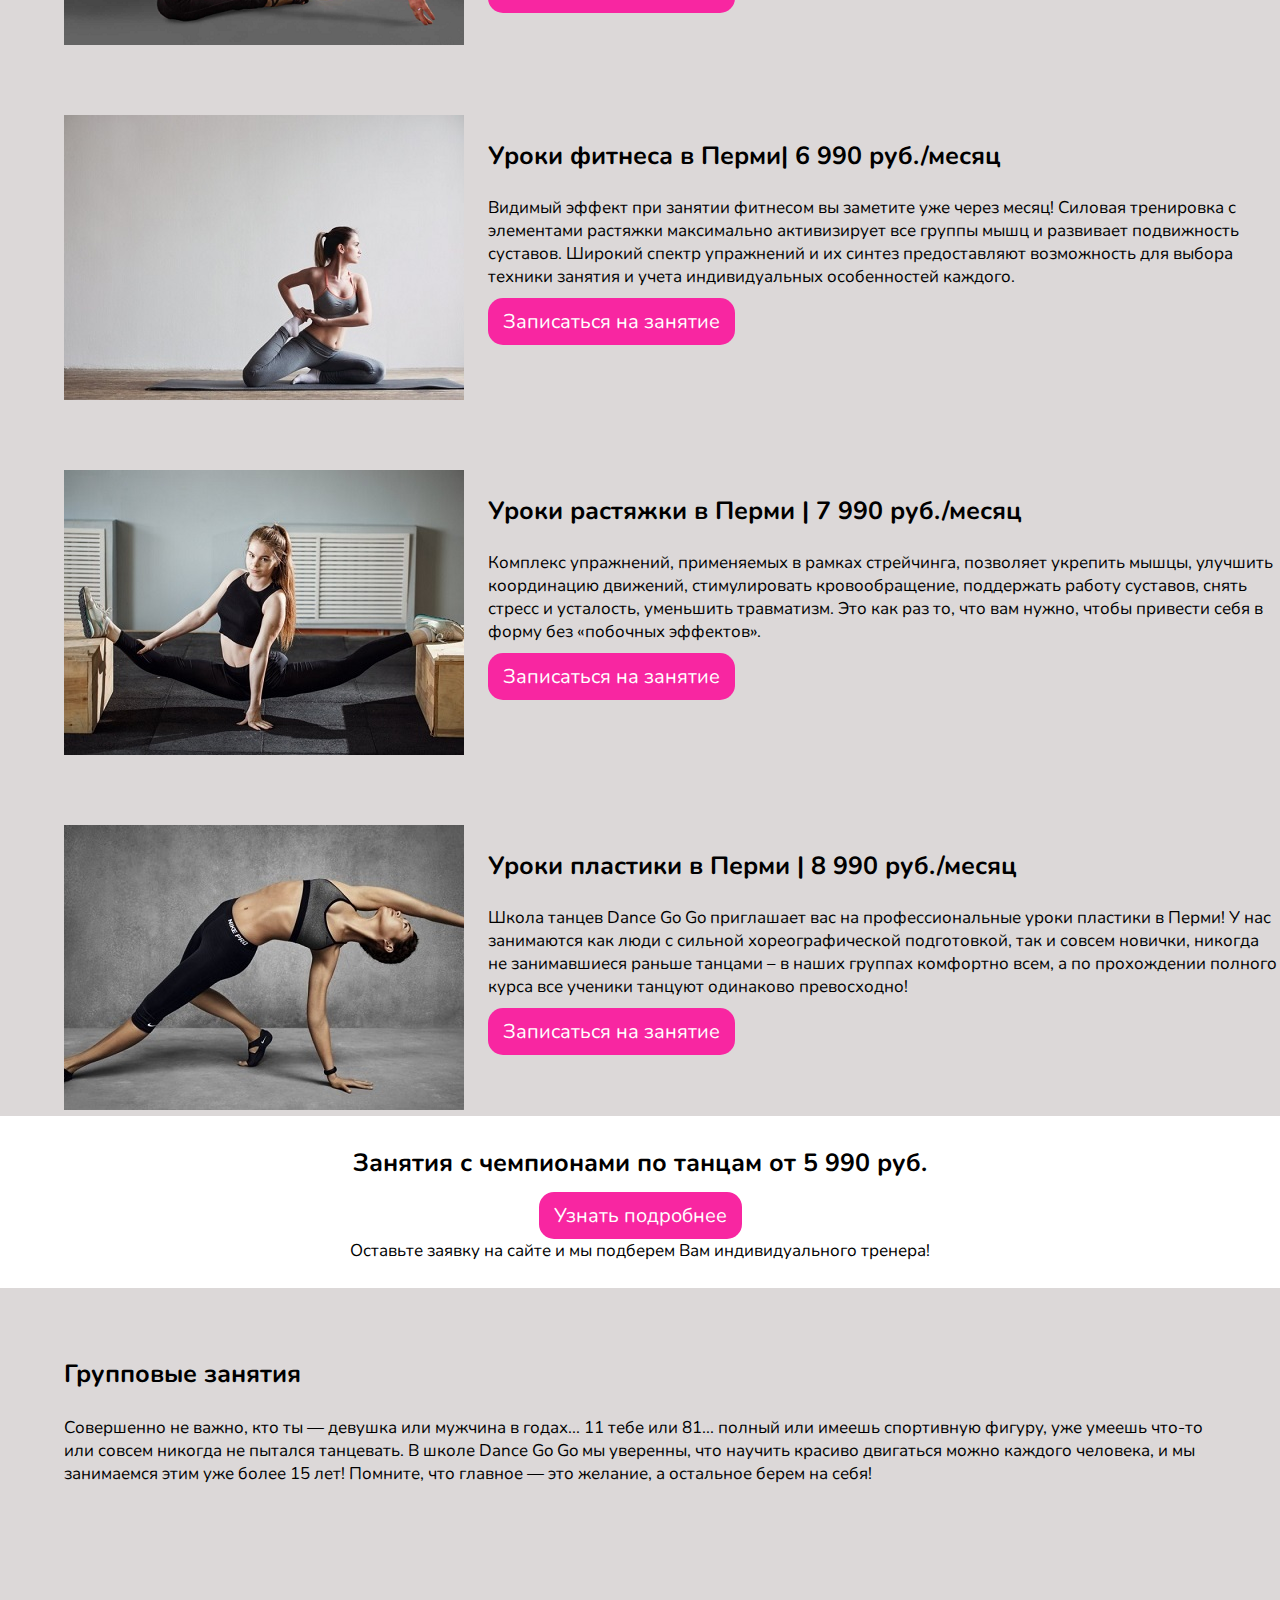
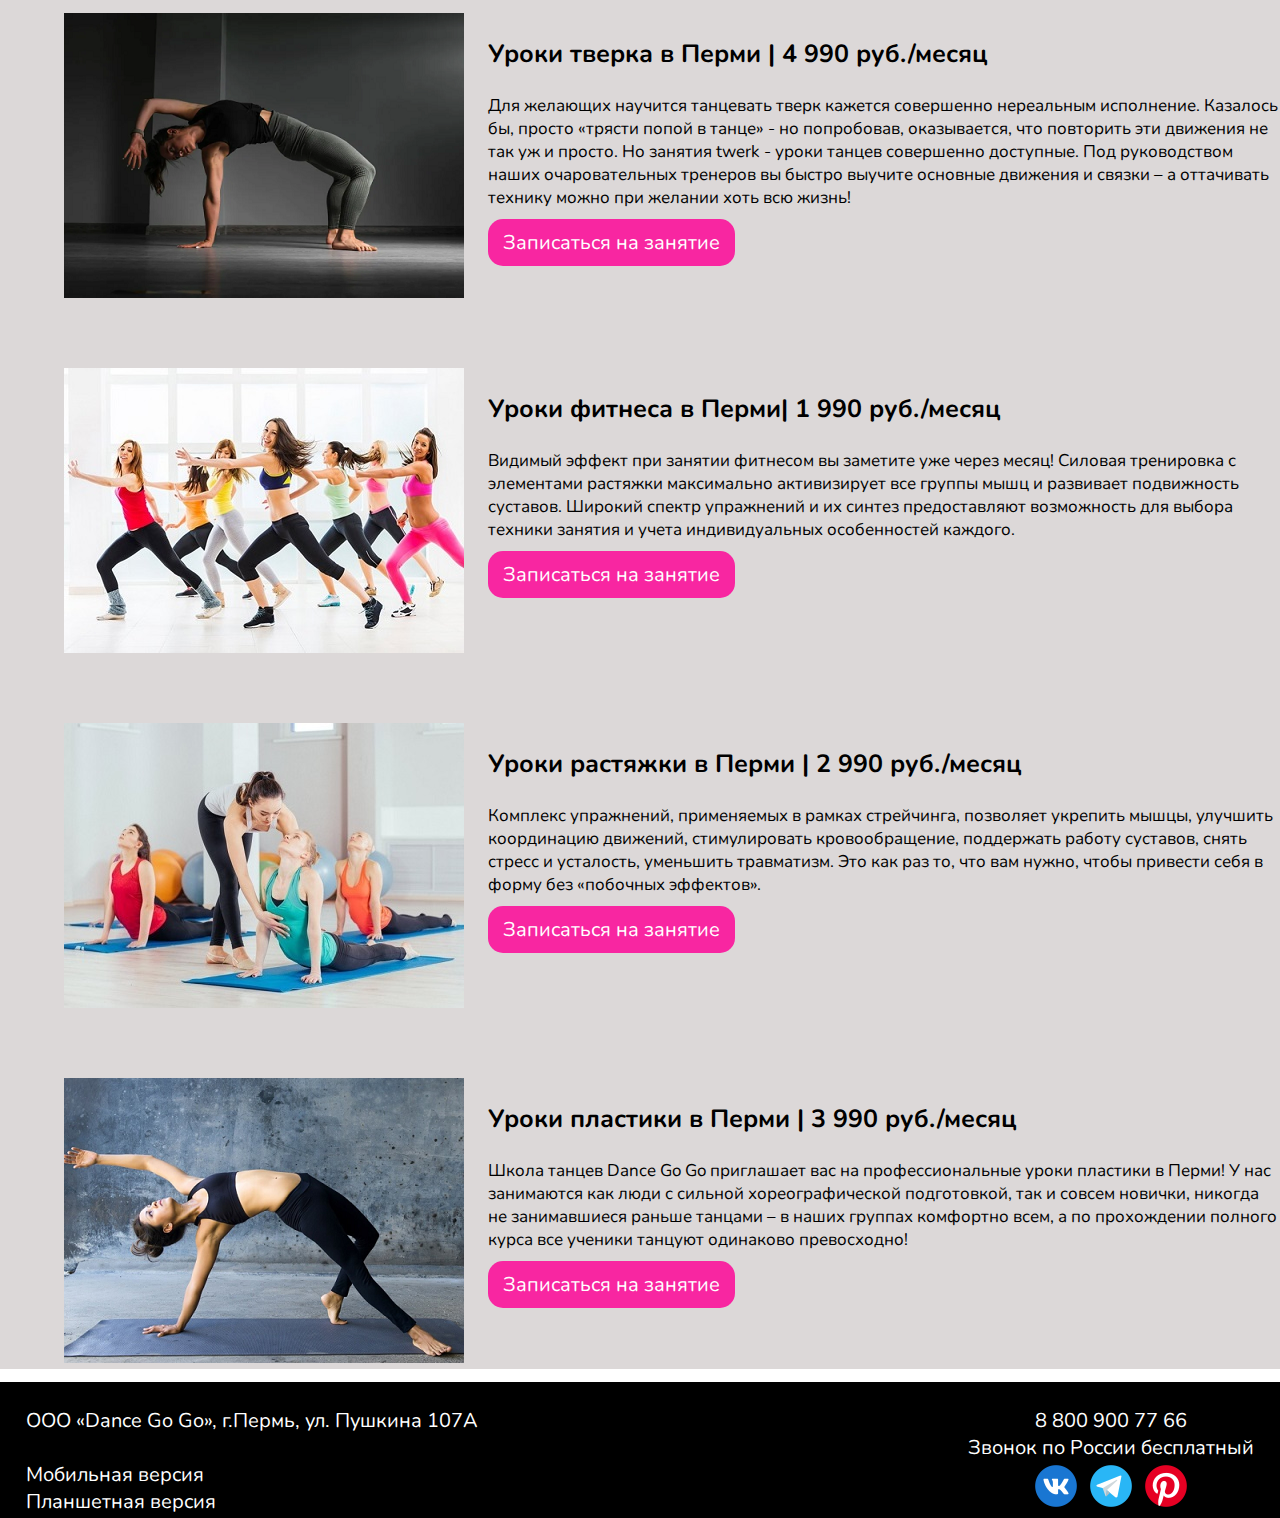
<file: занятия.html>
<!DOCTYPE html>
<html lang="en">
<head>
    <meta charset="UTF-8">
    <meta name="viewport" content="width=device-width, initial-scale=1.0">
    <title>Dance Go Go</title>
    <link rel="stylesheet" href="занятия.css">
    <link rel="preconnect" href="https://fonts.googleapis.com">
    <link rel="preconnect" href="https://fonts.gstatic.com" crossorigin>
    <link href="https://fonts.googleapis.com/css2?family=Nunito:ital,wght@0,200..1000;1,200..1000&display=swap" rel="stylesheet">
</head>
<body>
    <div class="container">
        <div class="nav">
            <div class="a">
                <a href="index.html"><img src="img/1.jpg"></a>
            </div>
            <div class="s span">
                <div class="d"><a href="index.html">ГЛАВНАЯ</a></div>
                <div class="f"><a href="о нас.html">О НАС</a></div>
                <div class="g"><a href="занятия.html">ЗАНЯТИЯ</a></div>
                <div class="h"><a href="отзывы.html">ОТЗЫВЫ</a></div>
                <div class="j"><a href="контакты.html">КОНТАКТЫ</a></div>
            </div>
            <div class="k">
                <form action="регистрация.html" >
                    <button class="btn">Авторизация</button>
                </form>
            </div>
        </div>
        <div class="container">
            <p><img class="img" src="img/2.png"></p>
              <div class="tekst">
                <span><b>Стоимость занятий в Dance Go Go</b></span><br>
                Оцените все преимущества и удобство<br> занятия танцами в нашей <br>
                танцевальной школе "Dance Go Go" в Перми
              </div>
            <form action="регистрация.html" >
              <button class="btnn"> Получить бесплатный урок</button>
            </form>
          </div>
    </div> 
    <div class="content">
        <div class="blok1">
            <div class="z">
                <img src="img/21.jpg">
            </div>
            <div class="x">
                <b>Лучшая танцевальная зона</b><br><br>
                Узнать стоимость занятий в нашей школе можно в разделе «Расписание и цены». 
                Школу танцев в Чебоксарах найти несложно, но мы отличаемся в первую очередь 
                тем, что для нас важнее всего научить вас танцевать. Именно поэтому мы не 
                завышаем стоимость и часто проводим максимально выгодные акции. 
                Главная «цена» для нас — ваша любовь к танцу!<br><br>
                Школа танцев — это далеко не только возможность научиться красиво и 
                непринужденно двигаться, это новые друзья и круг общения, это интересное 
                увлечение и времяпрепровождение, это самый приятный способ заняться своим 
                здоровьем, укрепить мышцы и улучшить фигуру. Занимаясь танцами, вы учитесь 
                добиваться цели, не останавливаться на достигнутом, каждый день вы 
                совершенствуетесь. Танцевать полезно всем: и детям, и взрослым.
            </div>
        </div>
        <div class="blok2">
            <div class="a1">
                <span><b>Индивидуальные занятия</b></span><br><br>
                Совершенно не важно, кто ты — девушка или мужчина в годах... 11 тебе или 81... полный или имеешь спортивную 
                фигуру, уже умеешь что-то или совсем никогда не пытался танцевать. В школе Dance Go Go мы уверенны, что 
                научить красиво двигаться можно каждого человека, и мы занимаемся этим уже более 15 лет! Помните, что 
                главное — это желание, а остальное берем на себя!
            </div>
        </div>
        <div class="blok3">
            <div class="a2">
                <img src="img/22.png" alt="">
            </div>
            <div class="a3">
                <b>Уроки тверка в Перми | 5 990 руб./месяц</b><br><br>
                Для желающих научится танцевать тверк кажется совершенно нереальным исполнение. 
                Казалось бы, просто «трясти попой в танце» - но попробовав, оказывается, что 
                повторить эти движения не так уж и просто. Но занятия twerk - уроки танцев 
                совершенно доступные. Под руководством наших очаровательных тренеров вы быстро 
                выучите основные движения и связки – а оттачивать технику можно при желании хоть всю жизнь!<br>
                <form action="регистрация.html" >
                    <button class="btn">Записаться на занятие</button>
                </form>
            </div>
        </div>
        <div class="blok3">
            <div class="a2">
                <img src="img/23.jpg" alt="">
            </div>
            <div class="a3">
                <b>Уроки фитнеса в Перми| 6 990 руб./месяц</b><br><br>
                Видимый эффект при занятии фитнесом вы заметите уже через месяц! Силовая тренировка с 
                элементами растяжки максимально активизирует все группы мышц и развивает подвижность 
                суставов. Широкий спектр упражнений и их синтез предоставляют возможность для выбора 
                техники занятия и учета индивидуальных особенностей каждого.
                <form action="регистрация.html" >
                    <button class="btn">Записаться на занятие</button>
                </form>
            </div>
        </div>
        <div class="blok3">
            <div class="a2">
                <img src="img/24.jpg" alt="">
            </div>
            <div class="a3">
                <b>Уроки растяжки в Перми | 7 990 руб./месяц</b><br><br>
                Комплекс упражнений, применяемых в рамках стрейчинга, позволяет укрепить мышцы, 
                улучшить координацию движений, стимулировать кровообращение, поддержать работу 
                суставов, снять стресс и усталость, уменьшить травматизм. Это как раз то, что вам нужно, 
                чтобы привести себя в форму без «побочных эффектов».
                <form action="регистрация.html" >
                    <button class="btn">Записаться на занятие</button>
                </form>
            </div>
        </div>
        <div class="blok3">
            <div class="a2">
                <img src="img/25.jpg" alt="">
            </div>
            <div class="a3">
                <b>Уроки пластики в Перми | 8 990 руб./месяц</b><br><br>
                Школа танцев Dance Go Go приглашает вас на профессиональные уроки пластики в Перми! 
                У нас занимаются как люди с сильной хореографической подготовкой, так и совсем новички, 
                никогда не занимавшиеся раньше танцами – в наших группах комфортно всем, 
                а по прохождении полного курса все ученики танцуют одинаково превосходно!
                <form action="регистрация.html" >
                    <button class="btn">Записаться на занятие</button>
                </form>
            </div>
        </div>
        <div class="blok4">
            <span><b>Занятия с чемпионами по танцам от 5 990 руб.</b></span>
            <form action="регистрация.html" >
                <button class="btn">Узнать подробнее</button>
            </form>
            Оставьте заявку на сайте и мы подберем Вам индивидуального тренера!
        </div>
        <div class="blok2">
            <div class="a1">
                <span><b>Групповые занятия</b></span><br><br>
                Совершенно не важно, кто ты — девушка или мужчина в годах... 11 тебе или 81... полный или имеешь спортивную 
                фигуру, уже умеешь что-то или совсем никогда не пытался танцевать. В школе Dance Go Go мы уверенны, что 
                научить красиво двигаться можно каждого человека, и мы занимаемся этим уже более 15 лет! Помните, 
                что главное — это желание, а остальное берем на себя!
            </div>
        </div>
        <div class="blok3">
            <div class="a2">
                <img src="img/26.png" alt="">
            </div>
            <div class="a3">
                <b>Уроки тверка в Перми | 4 990 руб./месяц</b><br><br>
                Для желающих научится танцевать тверк кажется совершенно нереальным исполнение. 
                Казалось бы, просто «трясти попой в танце» - но попробовав, оказывается, что 
                повторить эти движения не так уж и просто. Но занятия twerk - уроки танцев 
                совершенно доступные. Под руководством наших очаровательных тренеров вы быстро 
                выучите основные движения и связки – а оттачивать технику можно при желании хоть всю жизнь!<br>
                <form action="регистрация.html" >
                    <button class="btn">Записаться на занятие</button>
                </form>
            </div>
        </div>
        <div class="blok3">
            <div class="a2">
                <img src="img/27.jpg" alt="">
            </div>
            <div class="a3">
                <b>Уроки фитнеса в Перми| 1 990 руб./месяц</b><br><br>
                Видимый эффект при занятии фитнесом вы заметите уже через месяц! Силовая тренировка с 
                элементами растяжки максимально активизирует все группы мышц и развивает подвижность 
                суставов. Широкий спектр упражнений и их синтез предоставляют возможность для выбора 
                техники занятия и учета индивидуальных особенностей каждого.
                <form action="регистрация.html" >
                    <button class="btn">Записаться на занятие</button>
                </form>
            </div>
        </div>
        <div class="blok3">
            <div class="a2">
                <img src="img/28.jpg" alt="">
            </div>
            <div class="a3">
                <b>Уроки растяжки в Перми | 2 990 руб./месяц</b><br><br>
                Комплекс упражнений, применяемых в рамках стрейчинга, позволяет укрепить мышцы, 
                улучшить координацию движений, стимулировать кровообращение, поддержать работу 
                суставов, снять стресс и усталость, уменьшить травматизм. Это как раз то, что вам нужно, 
                чтобы привести себя в форму без «побочных эффектов».
                <form action="регистрация.html" >
                    <button class="btn">Записаться на занятие</button>
                </form>
            </div>
        </div>
        <div class="blok3">
            <div class="a2">
                <img src="img/29.png" alt="">
            </div>
            <div class="a3">
                <b>Уроки пластики в Перми | 3 990 руб./месяц</b><br><br>
                Школа танцев Dance Go Go приглашает вас на профессиональные уроки пластики в Перми! 
                У нас занимаются как люди с сильной хореографической подготовкой, так и совсем новички, 
                никогда не занимавшиеся раньше танцами – в наших группах комфортно всем, 
                а по прохождении полного курса все ученики танцуют одинаково превосходно!
                <form action="регистрация.html" >
                    <button class="btn">Записаться на занятие</button>
                </form>
            </div>
        </div>
    </div>

    <div class="footer">
        <div class="zz">
            ООО «Dance Go Go», г.Пермь, ул. Пушкина 107A<br><br>
            <a class="tt" href="главная м.html">Мобильная версия</a><br>
            <a class="tt" href="главная п.html">Планшетная версия</a>
        </div>
        <div class="xx">
            8 800 900 77 66<br>
            Звонок по России бесплатный<br>
            <a href=" https://vk.com/"><img src="img/v.png"></a>
            <a href="https://web.telegram.org/"><img src="img/t.png"></a>
            <a href="https://ru.pinterest.com/"><img src="img/p.png"></a>
        </div>
    </div>
</body>
</html>
</file>
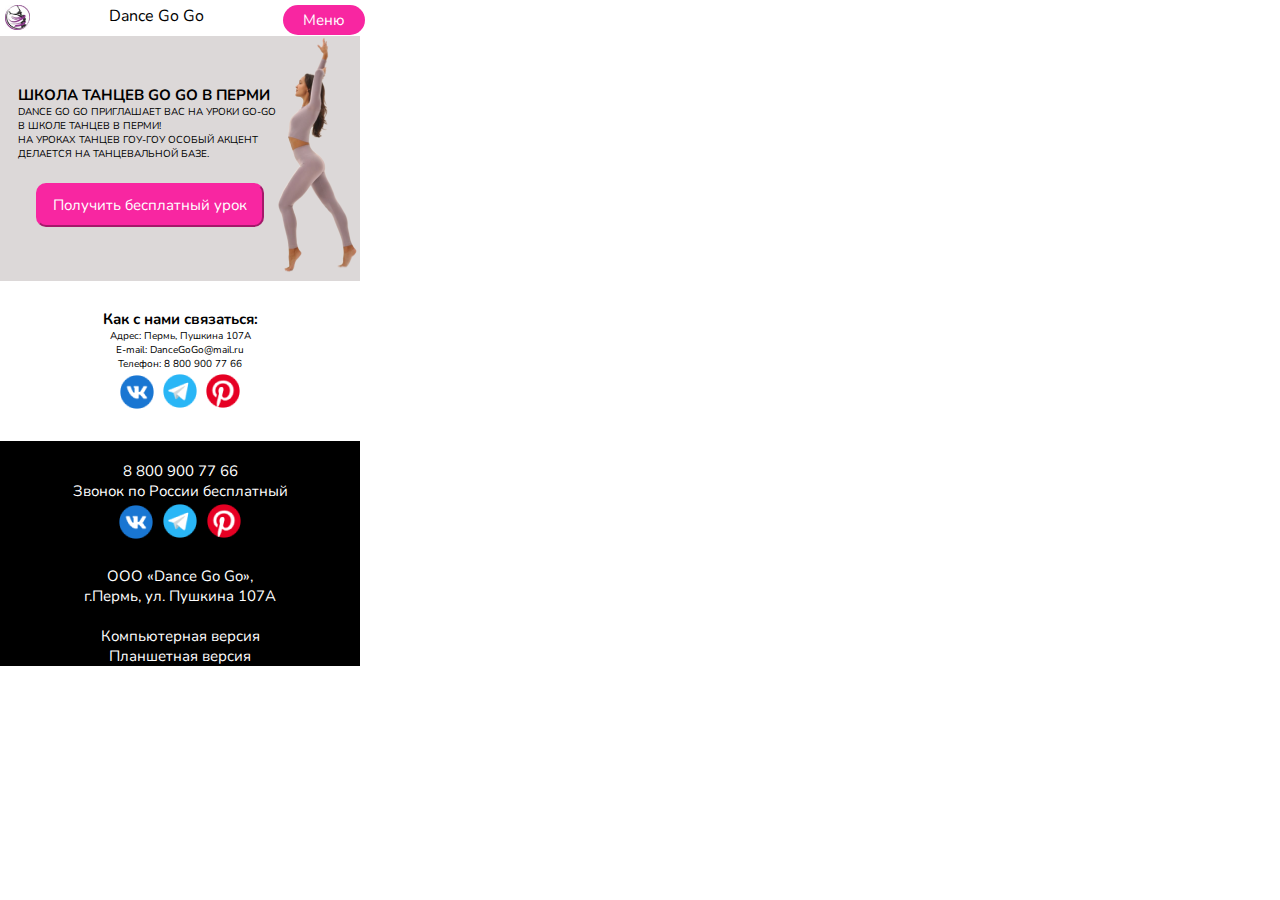
<file: контакты м.html>
<!DOCTYPE html>
<html lang="en">
<head>
    <meta charset="UTF-8">
    <meta name="viewport" content="width=device-width, initial-scale=1.0">
    <title>Dance Go Go</title>
    <link rel="stylesheet" href="контакты м.css">
    <link rel="preconnect" href="https://fonts.googleapis.com">
    <link rel="preconnect" href="https://fonts.gstatic.com" crossorigin>
    <link href="https://fonts.googleapis.com/css2?family=Nunito:ital,wght@0,200..1000;1,200..1000&display=swap" rel="stylesheet">
    <script>
        /* Когда пользователь нажимает на кнопку,переключение между скрытием и отображением раскрывающегося содержимого */
        function myFunction() {
            document.getElementById("myDropdown").classList.toggle("show");
        }
        // Закройте выпадающее меню, если пользователь щелкает за его пределами
        window.onclick = function(event) {
            if (!event.target.matches('.dropbtn')) {
                var dropdowns = document.getElementsByClassName("dropdown-content");
                var i;
                for (i = 0; i < dropdowns.length; i++) {
                    var openDropdown = dropdowns[i];
                    if (openDropdown.classList.contains('show')) {
                        openDropdown.classList.remove('show');
                    }
                }
            }
        }
    </script>
</head>
<body>
    <div class="nav">
        <div class="z">
            <a href="главная м.html"><img src="img m/1.png"></a>
        </div>
        <div class="x">
            Dance Go Go
        </div>
        <div class="dropdown">
            <button onclick="myFunction()" class="dropbtn">Меню</button>
            <div id="myDropdown" class="dropdown-content">
              <a href="главная м.html">ГЛАВНАЯ</a>
              <a href="о нас м.html">О НАС</a>
              <a href="занятия м.html">ЗАНЯТИЯ</a>
              <a href="отзывы м.html">ОТЗЫВЫ</a>
              <a href="контакты м.html">КОНТАКТЫ</a>
            </div>
        </div>
    </div>
    <div class="container">
        <p><img class="img" src="img m/3.png"></p>
        <div class="tekst">
            <b>Школа танцев Go GO в Перми</b><br> 
            Dance Go Go приглашает вас на уроки go-go <br> в школе танцев в Перми!<br>
            На уроках танцев гоу-гоу особый акцент <br> делается на танцевальной базе.
        </div>
        <form action="авторизация м.html" >
          <button class="btnn"> Получить бесплатный урок</button>
        </form>
    </div>
    <div class="content">
        <div class="v">
            <br><br>
            <b>Как с нами связаться:</b><br>
            Адрес: Пермь, Пушкина 107А<br>
            E-mail: DanceGoGo@mail.ru<br>
            Телефон: 8 800 900 77 66<br>
            <a href=" https://vk.com/"><img src="img m/v.png"></a>
            <a href="https://web.telegram.org/"><img src="img m/t.png"></a>
            <a href="https://ru.pinterest.com/"><img src="img m/p.png"></a>    
        </div>
        <div class="k">
            <script type="text/javascript" charset="utf-8" async src="https://api-maps.yandex.ru/services/constructor/1.0/js/?um=constructor%3A62f1eb48880e077d2be9994191e538c33b69d1de6375b8942488ca2ca5fe80af&amp;width=300&amp;height=200&amp;lang=ru_RU&amp;scroll=true"></script>
        </div>
    </div>
    <footer>
        <br>
        8 800 900 77 66<br>
        Звонок по России бесплатный<br>
        <a href=" https://vk.com/"><img src="img m/v.png"></a>
        <a href="https://web.telegram.org/"><img src="img m/t.png"></a>
        <a href="https://ru.pinterest.com/"><img src="img m/p.png"></a> <br><br>
        ООО «Dance Go Go», <br>
        г.Пермь, ул. Пушкина 107A <br><br>
        <a class="tt" href="index.html">Компьютерная версия</a><br>
        <a class="tt" href="главная п.html">Планшетная версия</a><br>
    </footer>
</body>
</html>
</file>
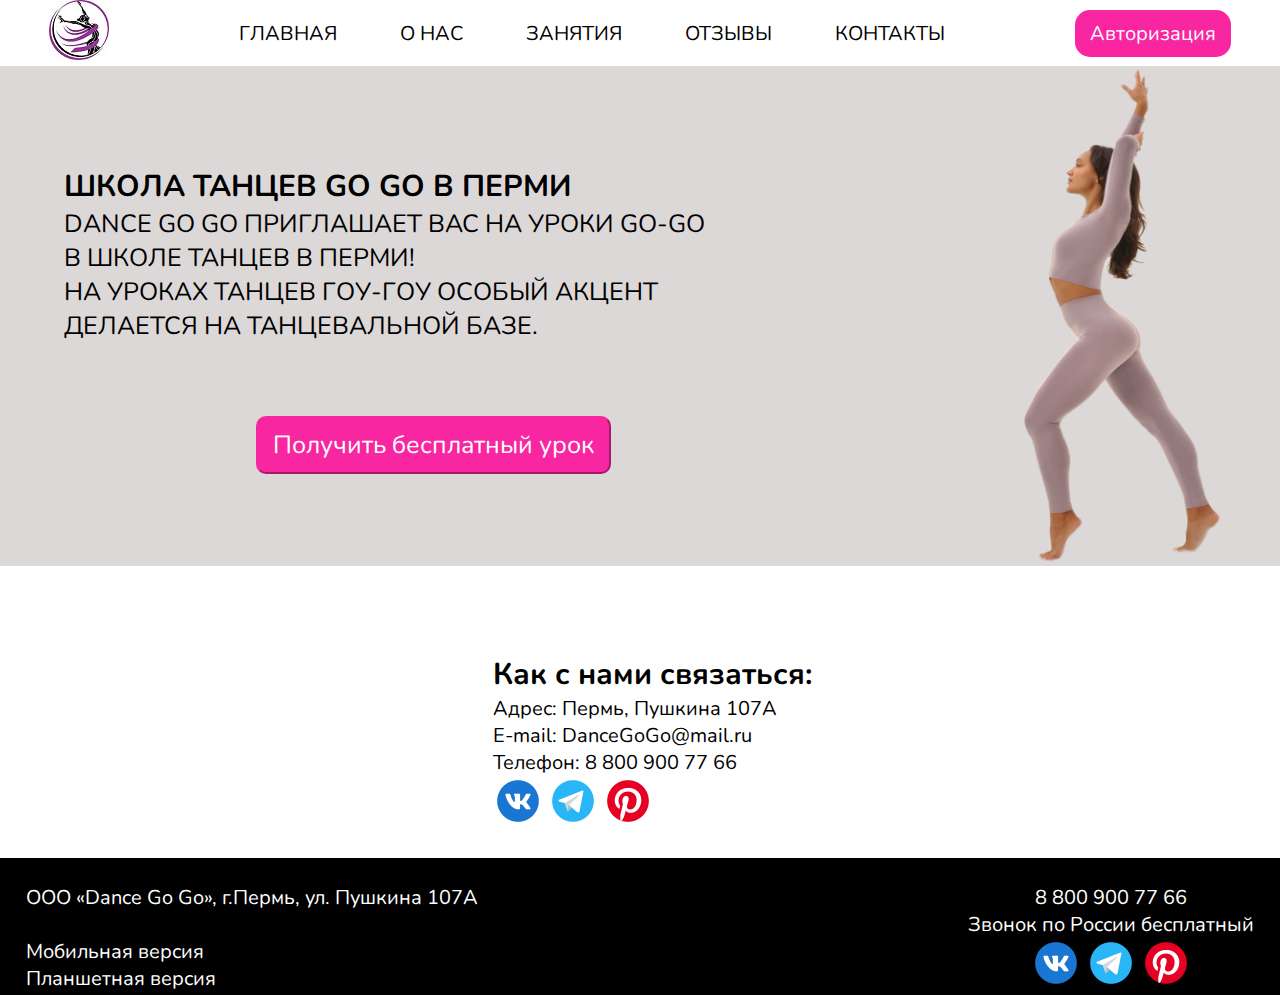
<file: контакты.html>
<!DOCTYPE html>
<html lang="en">
<head>
    <meta charset="UTF-8">
    <meta name="viewport" content="width=device-width, initial-scale=1.0">
    <title>Dance Go Go</title>
    <link rel="stylesheet" href="контакты.css">
    <link rel="preconnect" href="https://fonts.googleapis.com">
    <link rel="preconnect" href="https://fonts.gstatic.com" crossorigin>
    <link href="https://fonts.googleapis.com/css2?family=Nunito:ital,wght@0,200..1000;1,200..1000&display=swap" rel="stylesheet">
</head>
<body>
    <div class="container">
        <div class="nav">
            <div class="a">
                <a href="index.html"><img src="img/1.jpg"></a>
            </div>
            <div class="s span">
                <div class="d"><a href="index.html">ГЛАВНАЯ</a></div>
                <div class="f"><a href="о нас.html">О НАС</a></div>
                <div class="g"><a href="занятия.html">ЗАНЯТИЯ</a></div>
                <div class="h"><a href="отзывы.html">ОТЗЫВЫ</a></div>
                <div class="j"><a href="контакты.html">КОНТАКТЫ</a></div>
            </div>
            <div class="k">
                <form action="регистрация.html" >
                    <button class="btn">Авторизация</button>
                </form>
            </div>
        </div>
        <div class="container">
            <p><img class="img" src="img/2.png"></p>
              <div class="tekst">
                <span><b>Школа танцев Go GO в Перми</b></span><br>
                Dance Go Go приглашает вас на уроки go-go <br> в школе танцев в Перми!<br>
                На уроках танцев гоу-гоу особый акцент <br> делается на танцевальной базе.
              </div>
            <form action="регистрация.html" >
              <button class="btnn"> Получить бесплатный урок</button>
            </form>
          </div>
    </div> 
    <div class="content">
        <div class="c">
            <script type="text/javascript" charset="utf-8" async src="https://api-maps.yandex.ru/services/constructor/1.0/js/?um=constructor%3A62f1eb48880e077d2be9994191e538c33b69d1de6375b8942488ca2ca5fe80af&amp;width=320&amp;height=400&amp;lang=ru_RU&amp;scroll=true"></script>
        </div>
        <div class="v">
            <b>Как с нами связаться:</b><br>
            Адрес: Пермь, Пушкина 107А<br>
            E-mail: DanceGoGo@mail.ru<br>
            Телефон: 8 800 900 77 66<br>
            <a href=" https://vk.com/"><img src="img/v.png"></a>
            <a href="https://web.telegram.org/"><img src="img/t.png"></a>
            <a href="https://ru.pinterest.com/"><img src="img/p.png"></a>    
        </div>
    </div>

    <div class="footer">
        <div class="zz">
            ООО «Dance Go Go», г.Пермь, ул. Пушкина 107A<br><br>
            <a class="tt" href="главная м.html">Мобильная версия</a><br>
            <a class="tt" href="главная п.html">Планшетная версия</a>
        </div>
        <div class="xx">
            8 800 900 77 66<br>
            Звонок по России бесплатный<br>
            <a href=" https://vk.com/"><img src="img/v.png"></a>
            <a href="https://web.telegram.org/"><img src="img/t.png"></a>
            <a href="https://ru.pinterest.com/"><img src="img/p.png"></a>
        </div>
    </div>
</body>
</html>
</file>
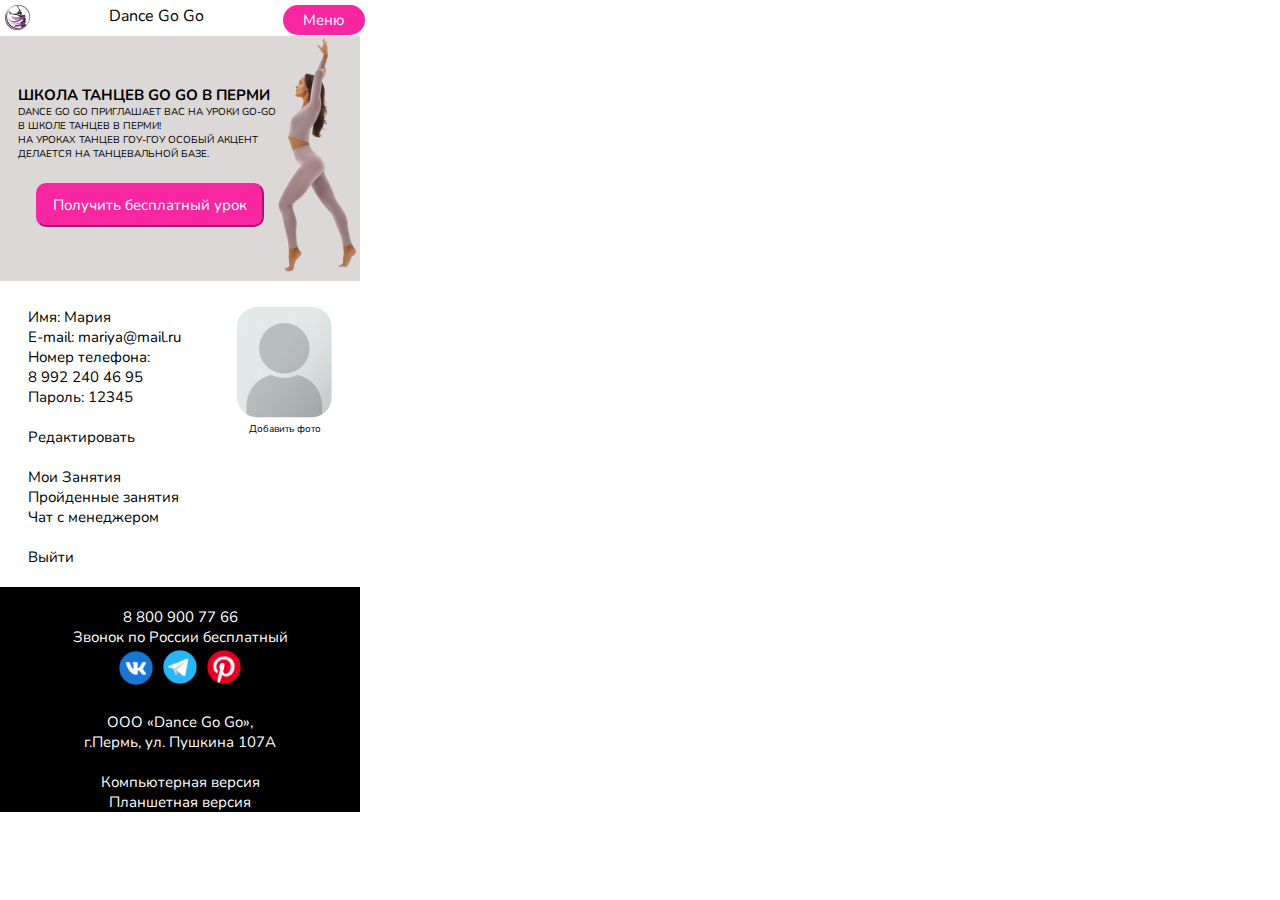
<file: личный кабинет м.html>
<!DOCTYPE html>
<html lang="en">
<head>
    <meta charset="UTF-8">
    <meta name="viewport" content="width=device-width, initial-scale=1.0">
    <title>Dance Go Go</title>
    <link rel="stylesheet" href="личный кабинет м.css">
    <link rel="preconnect" href="https://fonts.googleapis.com">
    <link rel="preconnect" href="https://fonts.gstatic.com" crossorigin>
    <link href="https://fonts.googleapis.com/css2?family=Nunito:ital,wght@0,200..1000;1,200..1000&display=swap" rel="stylesheet">
    <script>
        /* Когда пользователь нажимает на кнопку,переключение между скрытием и отображением раскрывающегося содержимого */
        function myFunction() {
            document.getElementById("myDropdown").classList.toggle("show");
        }
        // Закройте выпадающее меню, если пользователь щелкает за его пределами
        window.onclick = function(event) {
            if (!event.target.matches('.dropbtn')) {
                var dropdowns = document.getElementsByClassName("dropdown-content");
                var i;
                for (i = 0; i < dropdowns.length; i++) {
                    var openDropdown = dropdowns[i];
                    if (openDropdown.classList.contains('show')) {
                        openDropdown.classList.remove('show');
                    }
                }
            }
        }
    </script>
</head>
<body>
    <div class="nav">
        <div class="z">
            <a href="главная м.html"><img src="img m/1.png"></a>
        </div>
        <div class="x">
            Dance Go Go
        </div>
        <div class="dropdown">
            <button onclick="myFunction()" class="dropbtn">Меню</button>
            <div id="myDropdown" class="dropdown-content">
              <a href="главная м.html">ГЛАВНАЯ</a>
              <a href="о нас м.html">О НАС</a>
              <a href="занятия м.html">ЗАНЯТИЯ</a>
              <a href="отзывы м.html">ОТЗЫВЫ</a>
              <a href="контакты м.html">КОНТАКТЫ</a>
            </div>
        </div>
    </div>
    <div class="container">
        <p><img class="img" src="img m/3.png"></p>
        <div class="tekst">
            <b>Школа танцев Go GO в Перми</b><br> 
            Dance Go Go приглашает вас на уроки go-go <br> в школе танцев в Перми!<br>
            На уроках танцев гоу-гоу особый акцент <br> делается на танцевальной базе.
        </div>
        <form action="авторизация м.html" >
          <button class="btnn"> Получить бесплатный урок</button>
        </form>
    </div>
    <div class="content">
        <div class="b">
            Имя: Мария<br>
            E-mail: mariya@mail.ru<br>
            Номер телефона: <br>
            8 992 240 46 95<br>
            Пароль: 12345<br><br>
            <a href="личный кабинет м.html">Редактировать</a><br><br>
            <a href="личный кабинет м.html">Мои  Занятия</a> <br>
            <a href="личный кабинет м.html">Пройденные занятия</a><br>
            <a href="личный кабинет м.html">Чат с менеджером</a><br><br>
            <a href="главная м.html">Выйти</a><br><br>
        </div>
        <div class="t">
            <img src="img m/43.png"><br>
            Добавить фото
        </div>
    </div>
    <footer>
        <br>
        8 800 900 77 66<br>
        Звонок по России бесплатный<br>
        <a href=" https://vk.com/"><img src="img m/v.png"></a>
        <a href="https://web.telegram.org/"><img src="img m/t.png"></a>
        <a href="https://ru.pinterest.com/"><img src="img m/p.png"></a> <br><br>
        ООО «Dance Go Go», <br>
        г.Пермь, ул. Пушкина 107A <br><br>
        <a class="tt" href="index.html">Компьютерная версия</a><br>
        <a class="tt" href="главная п.html">Планшетная версия</a><br>
    </footer>
</body>
</html>
</file>
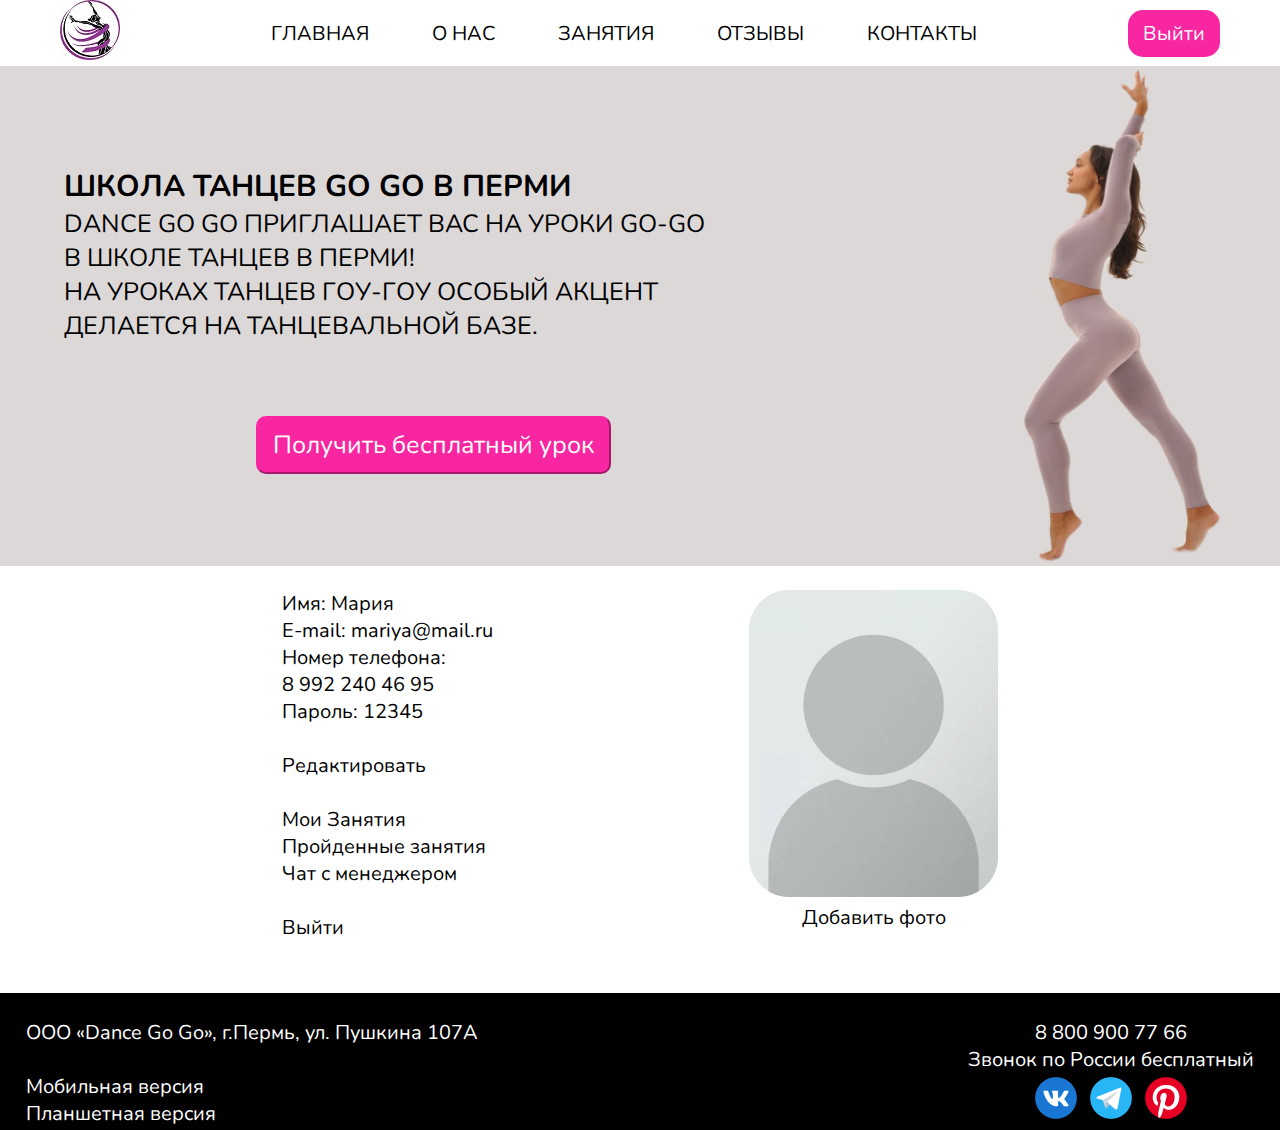
<file: личный кабинет.html>
<!DOCTYPE html>
<html lang="en">
<head>
    <meta charset="UTF-8">
    <meta name="viewport" content="width=device-width, initial-scale=1.0">
    <title>Dance Go Go</title>
    <link rel="stylesheet" href="личный кабинет.css">
    <link rel="preconnect" href="https://fonts.googleapis.com">
    <link rel="preconnect" href="https://fonts.gstatic.com" crossorigin>
    <link href="https://fonts.googleapis.com/css2?family=Nunito:ital,wght@0,200..1000;1,200..1000&display=swap" rel="stylesheet">
</head>
<body>
    <div class="container">
        <div class="nav">
            <div class="a">
                <a href="index.html"><img src="img/1.jpg"></a>
            </div>
            <div class="s span">
                <div class="d"><a href="index.html">ГЛАВНАЯ</a></div>
                <div class="f"><a href="о нас.html">О НАС</a></div>
                <div class="g"><a href="занятия.html">ЗАНЯТИЯ</a></div>
                <div class="h"><a href="отзывы.html">ОТЗЫВЫ</a></div>
                <div class="j"><a href="контакты.html">КОНТАКТЫ</a></div>
            </div>
            <div class="k">
                <form action="index.html" >
                    <button class="btn">Выйти</button>
                </form>
            </div>
        </div>
        <div class="container">
            <p><img class="img" src="img/2.png"></p>
              <div class="tekst">
                <span><b>Школа танцев Go GO в Перми</b></span><br>
                Dance Go Go приглашает вас на уроки go-go <br> в школе танцев в Перми!<br>
                На уроках танцев гоу-гоу особый акцент <br> делается на танцевальной базе.
              </div>
            <form action="занятия.html" >
              <button class="btnn"> Получить бесплатный урок</button>
            </form>
          </div>
    </div> 
    <div class="content">
        <div class="c">
            Имя: Мария<br>
            E-mail: mariya@mail.ru<br>
            Номер телефона: <br>
            8 992 240 46 95<br>
            Пароль: 12345<br><br>
            <a href="личный кабинет.html">Редактировать</a><br><br>
            <a href="личный кабинет.html">Мои  Занятия</a> <br>
            <a href="личный кабинет.html">Пройденные занятия</a><br>
            <a href="личный кабинет.html">Чат с менеджером</a><br><br>
            <a href="index.html">Выйти</a><br><br>
        </div>
        <div class="v">
            <img src="img/34.png"><br>
            Добавить фото   
        </div>
    </div>

    <div class="footer">
        <div class="zz">
            ООО «Dance Go Go», г.Пермь, ул. Пушкина 107A<br><br>
            <a class="tt" href="главная м.html">Мобильная версия</a><br>
            <a class="tt" href="главная п.html">Планшетная версия</a>
        </div>
        <div class="xx">
            8 800 900 77 66<br>
            Звонок по России бесплатный<br>
            <a href=" https://vk.com/"><img src="img/v.png"></a>
            <a href="https://web.telegram.org/"><img src="img/t.png"></a>
            <a href="https://ru.pinterest.com/"><img src="img/p.png"></a>
        </div>
    </div>
</body>
</html>
</file>
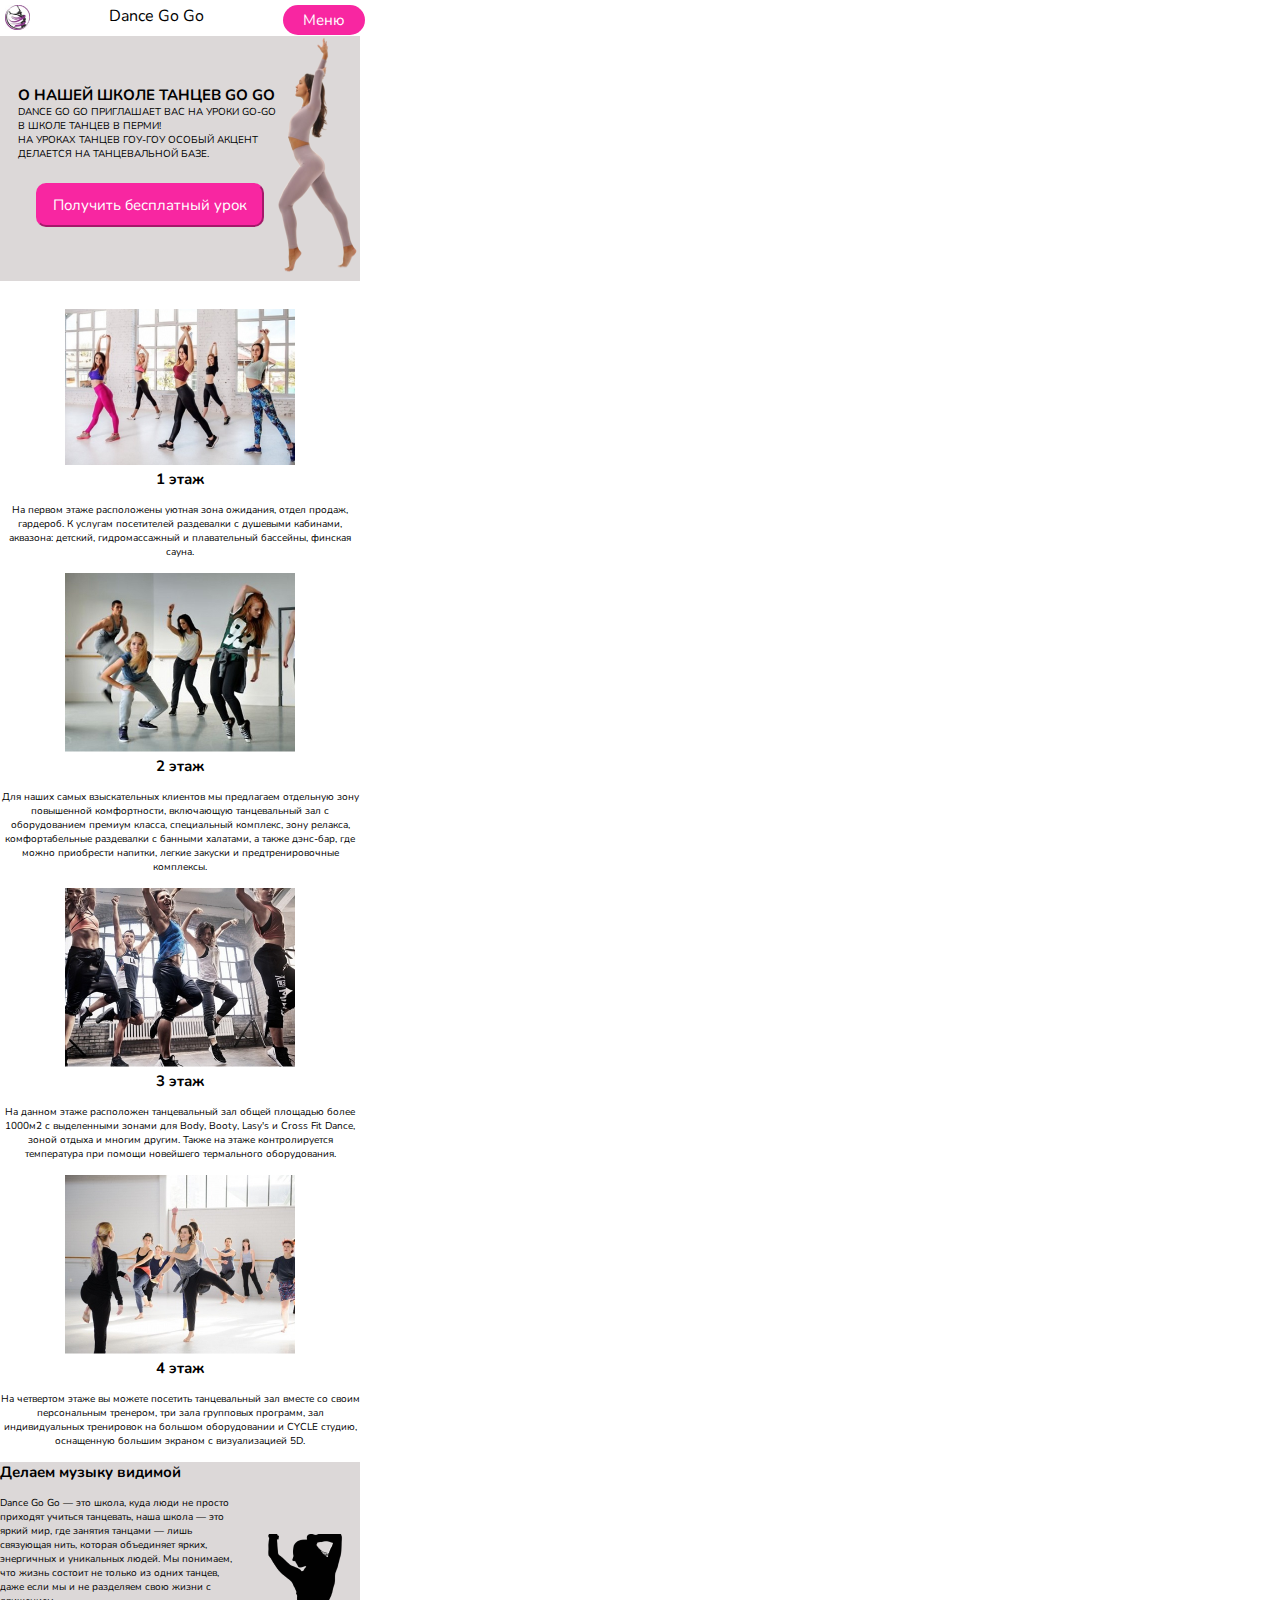
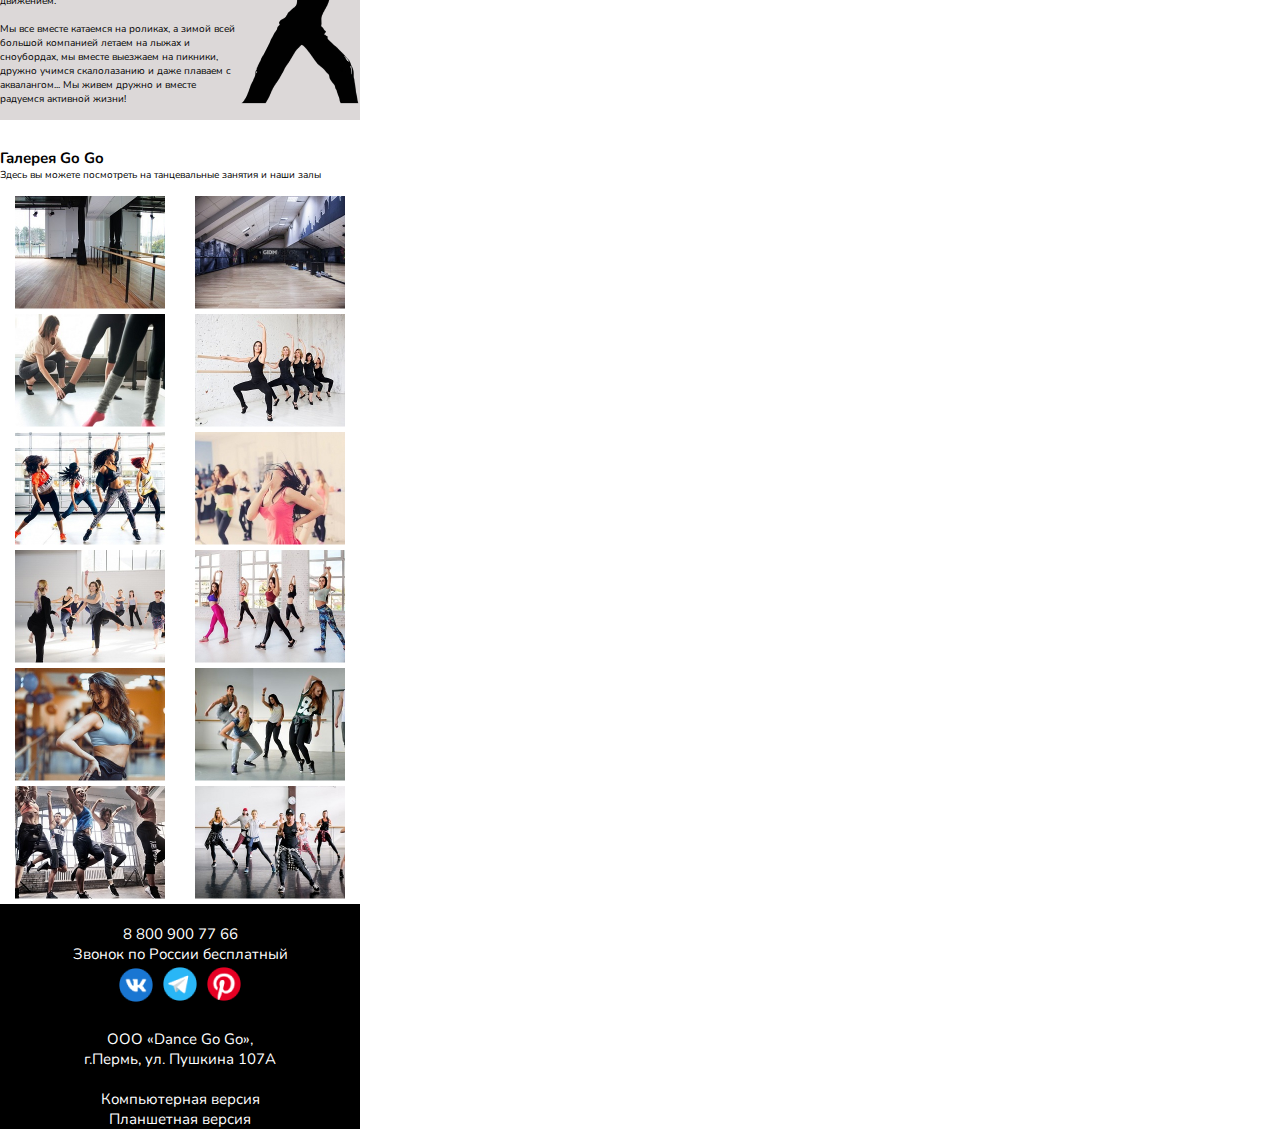
<file: о нас м.html>
<!DOCTYPE html>
<html lang="en">
<head>
    <meta charset="UTF-8">
    <meta name="viewport" content="width=device-width, initial-scale=1.0">
    <title>Dance Go Go</title>
    <link rel="stylesheet" href="о нас м.css">
    <link rel="preconnect" href="https://fonts.googleapis.com">
    <link rel="preconnect" href="https://fonts.gstatic.com" crossorigin>
    <link href="https://fonts.googleapis.com/css2?family=Nunito:ital,wght@0,200..1000;1,200..1000&display=swap" rel="stylesheet">
    <script>
        /* Когда пользователь нажимает на кнопку,переключение между скрытием и отображением раскрывающегося содержимого */
        function myFunction() {
            document.getElementById("myDropdown").classList.toggle("show");
        }
        // Закройте выпадающее меню, если пользователь щелкает за его пределами
        window.onclick = function(event) {
            if (!event.target.matches('.dropbtn')) {
                var dropdowns = document.getElementsByClassName("dropdown-content");
                var i;
                for (i = 0; i < dropdowns.length; i++) {
                    var openDropdown = dropdowns[i];
                    if (openDropdown.classList.contains('show')) {
                        openDropdown.classList.remove('show');
                    }
                }
            }
        }
    </script>
</head>
<body>
    <div class="nav">
        <div class="z">
            <a href="главная м.html"><img src="img m/1.png"></a>
        </div>
        <div class="x">
            Dance Go Go
        </div>
        <div class="dropdown">
            <button onclick="myFunction()" class="dropbtn">Меню</button>
            <div id="myDropdown" class="dropdown-content">
              <a href="главная м.html">ГЛАВНАЯ</a>
              <a href="о нас м.html">О НАС</a>
              <a href="занятия м.html">ЗАНЯТИЯ</a>
              <a href="отзывы м.html">ОТЗЫВЫ</a>
              <a href="контакты м.html">КОНТАКТЫ</a>
            </div>
        </div>
    </div>
    <div class="container">
        <p><img class="img" src="img m/3.png"></p>
        <div class="tekst">
            <b>О нашей школе танцев Go Go</b><br>
            Dance Go Go приглашает вас на уроки go-go <br> в школе танцев в Перми!<br>
            На уроках танцев гоу-гоу особый акцент <br> делается на танцевальной базе.
        </div>
        <form action="авторизация м.html" >
          <button class="btnn"> Получить бесплатный урок</button>
        </form>
    </div>

    <div class="content">
        <div class="blok1">
            <br><br>
            <img src="img m/12.png"><br>
            <b>1 этаж</b><br><br>
            На первом этаже расположены уютная зона ожидания, отдел продаж, 
            гардероб. К услугам посетителей раздевалки с душевыми кабинами, 
            аквазона: детский, гидромассажный и плавательный бассейны, финская сауна.<br><br>
            <img src="img m/13.png"><br>
            <b>2 этаж</b><br><br>
            Для наших самых взыскательных клиентов мы предлагаем отдельную зону 
            повышенной комфортности, включающую танцевальный зал с оборудованием 
            премиум класса, специальный комплекс, зону релакса, комфортабельные 
            раздевалки с банными халатами, а также дэнс-бар, где можно приобрести 
            напитки, легкие закуски и предтренировочные комплексы.<br><br>
            <img src="img m/14.png"><br>
            <b>3 этаж</b><br><br>
            На данном этаже расположен танцевальный зал общей площадью более 1000м2 
            с выделенными зонами для Body, Booty, Lasy's и Cross Fit Dance, зоной отдыха 
            и многим другим. Также на этаже контролируется температура при помощи новейшего 
            термального оборудования.<br><br>
            <img src="img m/15.png"><br>
            <b>4 этаж</b><br><br>
            На четвертом этаже вы можете посетить танцевальный зал вместе со своим 
            персональным тренером, три зала групповых программ, зал индивидуальных 
            тренировок на большом оборудовании и CYCLE студию, оснащенную большим 
            экраном с визуализацией 5D.<br><br>
        </div>
        <div class="blok2">
            <div class="a">
                <b>Делаем музыку видимой</b><br><br>
                Dance Go Go — это школа, куда люди не просто приходят учиться танцевать, наша школа — это 
                яркий мир, где занятия танцами — лишь связующая нить, которая объединяет ярких, энергичных 
                и уникальных людей. Мы понимаем, что жизнь состоит не только из одних танцев, даже если мы 
                и не разделяем свою жизни с движением.<br><br>
                Мы все вместе катаемся на роликах, а зимой всей большой компанией летаем на лыжах и сноубордах, 
                мы вместе выезжаем на пикники, дружно учимся скалолазанию и даже плаваем с аквалангом... Мы живем 
                дружно и вместе радуемся активной жизни!<br><br>
            </div>
            <div class="s">
                <img src="img m/16.png">
            </div>
        </div>
        <div class="g">
            <br><br>
            <b>Галерея Go Go</b><br>
            Здесь вы можете посмотреть на танцевальные занятия и наши залы<br><br>
        </div>
        <div class="r">
            <div class="t">
                <img src="img m/17.png">
                <img src="img m/18.png">
            </div>
            <div class="t">
                <img src="img m/19.png">
                <img src="img m/20.png">
            </div>
            <div class="t">
                <img src="img m/21.png">
                <img src="img m/22.png">
            </div>
            <div class="t">
                <img src="img m/23.png">
                <img src="img m/24.png">
            </div>
            <div class="t">
                <img src="img m/25.png">
                <img src="img m/26.png">
            </div>
            <div class="t">
                <img src="img m/27.png">
                <img src="img m/28.png">
            </div>
        </div>
    </div>
    <footer>
        <br>
        8 800 900 77 66<br>
        Звонок по России бесплатный<br>
        <img src="img m/v.png">
        <img src="img m/t.png">
        <img src="img m/p.png"><br><br>
        ООО «Dance Go Go», <br>
        г.Пермь, ул. Пушкина 107A <br><br>
        <a class="tt" href="index.html">Компьютерная версия</a><br>
        <a class="tt" href="главная п.html">Планшетная версия</a><br>
    </footer>
</body>
</html>
</file>
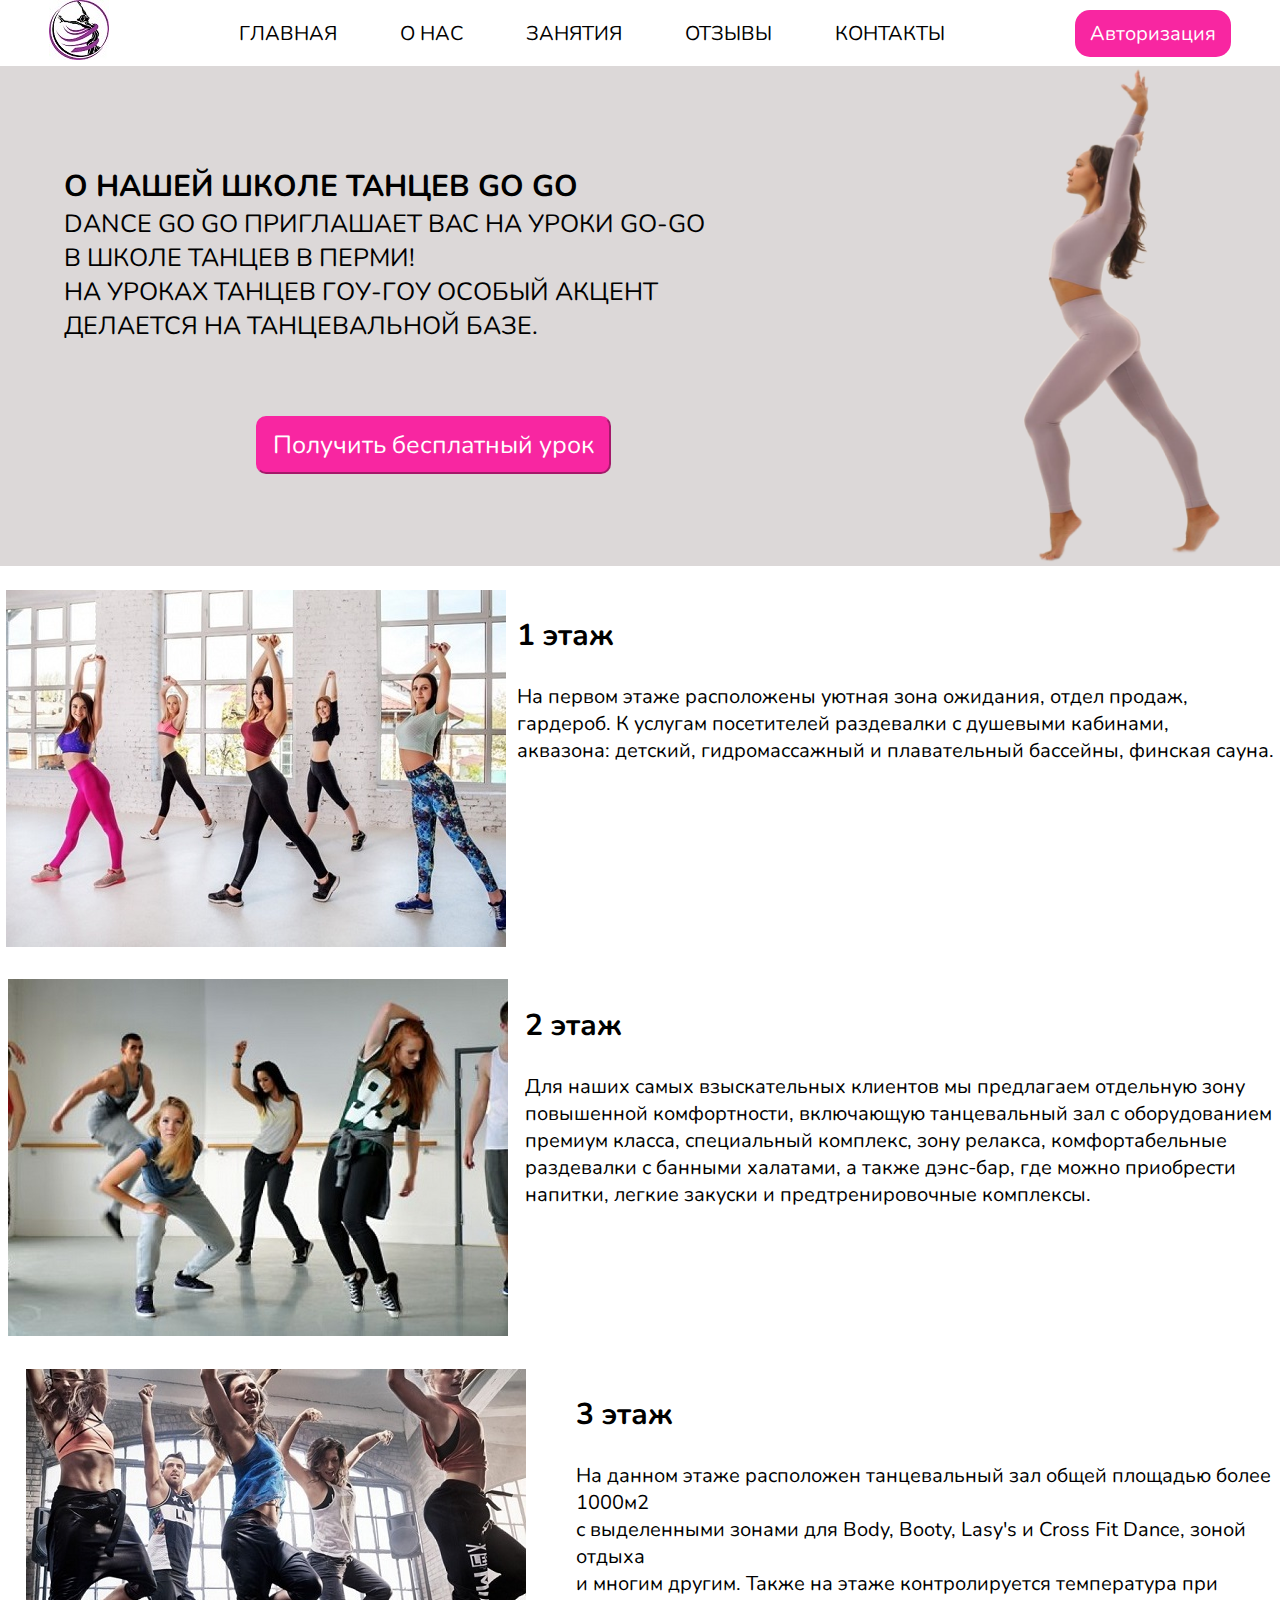
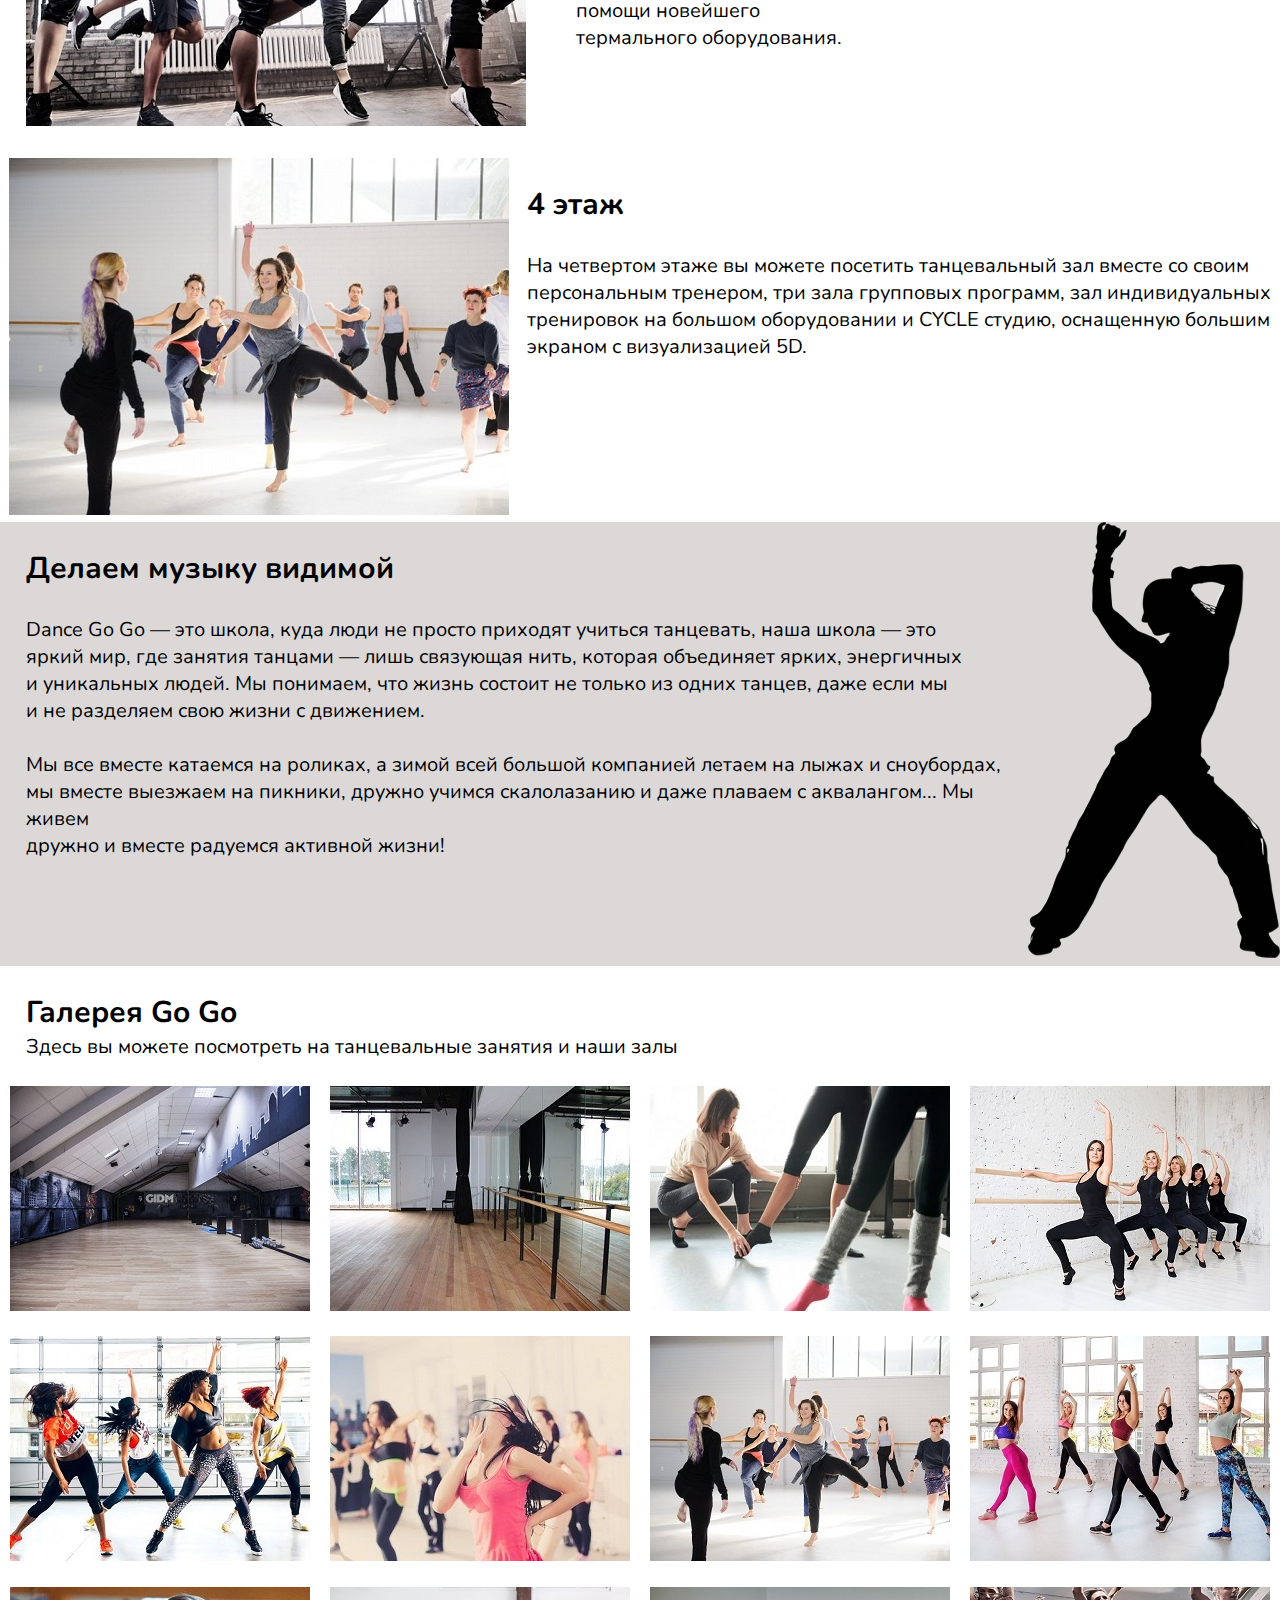
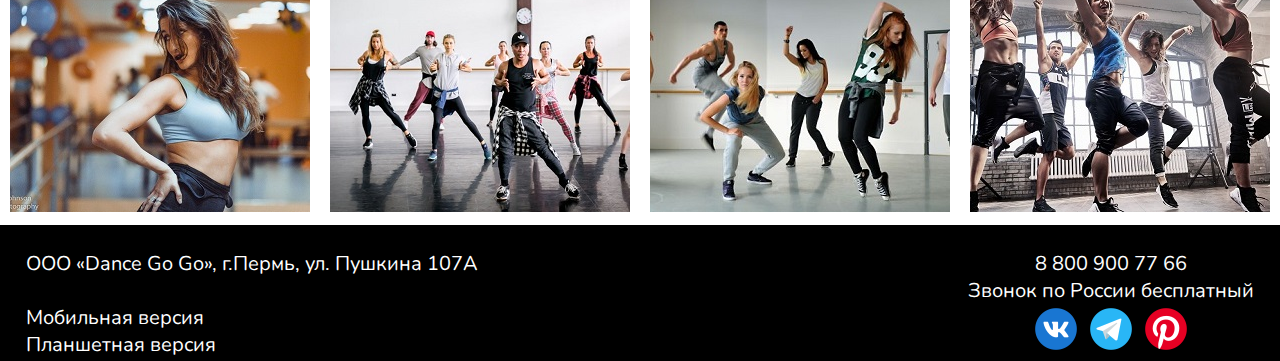
<file: о нас.html>
<!DOCTYPE html>
<html lang="en">
<head>
    <meta charset="UTF-8">
    <meta name="viewport" content="width=device-width, initial-scale=1.0">
    <title>Dance Go Go</title>
    <link rel="stylesheet" href="о нас.css">
    <link rel="preconnect" href="https://fonts.googleapis.com">
    <link rel="preconnect" href="https://fonts.gstatic.com" crossorigin>
    <link href="https://fonts.googleapis.com/css2?family=Nunito:ital,wght@0,200..1000;1,200..1000&display=swap" rel="stylesheet">
</head>
<body>
    <div class="container">
        <div class="nav">
            <div class="a">
                <a href="index.html"><img src="img/1.jpg"></a>
            </div>
            <div class="s span">
                <div class="d"><a href="index.html">ГЛАВНАЯ</a></div>
                <div class="f"><a href="о нас.html">О НАС</a></div>
                <div class="g"><a href="занятия.html">ЗАНЯТИЯ</a></div>
                <div class="h"><a href="отзывы.html">ОТЗЫВЫ</a></div>
                <div class="j"><a href="контакты.html">КОНТАКТЫ</a></div>
            </div>
            <div class="k">
                <form action="регистрация.html" >
                    <button class="btn">Авторизация</button>
                </form>
            </div>
        </div>
        <div class="container">
            <p><img class="img" src="img/2.png"></p>
              <div class="tekst">
                <span><b>О нашей школе танцев Go Go</b></span><br>
                Dance Go Go приглашает вас на уроки go-go <br>в школе танцев в Перми!<br>
                На уроках танцев гоу-гоу особый акцент<br> делается на танцевальной базе.
              </div>
            <form action="регистрация.html" >
              <button class="btnn"> Получить бесплатный урок</button>
            </form>
          </div>
    </div> 
    <div class="content">
        <div class="blok1">
            <div class="q">
                <img src="img/11.jpg" alt="">
            </div>
            <div class="w">
                <b>1 этаж</b><br><br>
                На первом этаже расположены уютная зона ожидания, отдел продаж, <br>
                гардероб. К услугам посетителей раздевалки с душевыми кабинами, <br>
                аквазона: детский, гидромассажный и плавательный бассейны, финская сауна.
            </div>
        </div>
        <div class="blok2">
            <div class="q">
                <img src="img/12.jpg" alt="">
            </div>
            <div class="w">
                <b>2 этаж</b><br><br>
                Для наших самых взыскательных клиентов мы предлагаем отдельную зону <br>
                повышенной комфортности, включающую танцевальный зал с оборудованием <br>
                премиум класса, специальный комплекс, зону релакса, комфортабельные <br>
                раздевалки с банными халатами, а также дэнс-бар, где можно приобрести <br>
                напитки, легкие закуски и предтренировочные комплексы.
            </div>
        </div>
        <div class="blok3">
            <div class="q">
                <img src="img/13.jpg" alt="">
            </div>
            <div class="ww">
                <b>3 этаж</b><br><br>
                На данном этаже расположен танцевальный зал общей площадью более 1000м2 <br>
                с выделенными зонами для Body, Booty, Lasy's и Cross Fit Dance, зоной отдыха <br>
                и многим другим. Также на этаже контролируется температура при помощи новейшего <br>
                термального оборудования.
            </div>
        </div>
        <div class="blok4">
            <div class="q">
                <img src="img/14.jpg">
            </div>
            <div class="w">
                <b>4 этаж</b><br><br>
                На четвертом этаже вы можете посетить танцевальный зал вместе со своим <br>
                персональным тренером, три зала групповых программ, зал индивидуальных <br>
                тренировок на большом оборудовании и CYCLE студию, оснащенную большим <br>
                экраном с визуализацией 5D.
            </div>
        </div>  
        <div class="blok5">
            <div class="m">
                <b>Делаем музыку видимой</b><br><br>
                Dance Go Go — это школа, куда люди не просто приходят учиться танцевать, наша школа — это <br>
                яркий мир, где занятия танцами — лишь связующая нить, которая объединяет ярких, энергичных <br>
                и уникальных людей. Мы понимаем, что жизнь состоит не только из одних танцев, даже если мы <br>
                и не разделяем свою жизни с движением.<br><br>
                Мы все вместе катаемся на роликах, а зимой всей большой компанией летаем на лыжах и сноубордах, <br>
                мы вместе выезжаем на пикники, дружно учимся скалолазанию и даже плаваем с аквалангом... Мы живем <br>
                дружно и вместе радуемся активной жизни!<br>
            </div>
            <div class="n">
                <img src="img/15.png">
            </div>
        </div> 
        <div class="blok6">
            <div class="e">
                <b>Галерея Go Go</b><br>
                Здесь вы можете посмотреть на танцевальные занятия и наши залы
            </div>
            <div class="r">
                <div class="t">
                    <img src="img/g1.jpg">
                    <img src="img/g2.jpg">
                    <img src="img/g3.jpg">
                    <img src="img/g4.jpg">
                </div>
                <div class="y">
                    <img src="img/g5.jpg">
                    <img src="img/g6.jpg">
                    <img src="img/g7.jpg">
                    <img src="img/g8.jpg">
                </div>
                <div class="u">
                    <img src="img/g9.jpg">
                    <img src="img/g10.jpg">
                    <img src="img/g11.jpg">
                    <img src="img/g12.jpg">
                </div>
            </div>
        </div>     
    </div>

    <div class="footer">
        <div class="zz">
            ООО «Dance Go Go», г.Пермь, ул. Пушкина 107A<br><br>
            <a class="tt" href="главная м.html">Мобильная версия</a><br>
            <a class="tt" href="главная п.html">Планшетная версия</a>
        </div>
        <div class="xx">
            8 800 900 77 66<br>
            Звонок по России бесплатный<br>
            <a href=" https://vk.com/"><img src="img/v.png"></a>
            <a href="https://web.telegram.org/"><img src="img/t.png"></a>
            <a href="https://ru.pinterest.com/"><img src="img/p.png"></a>
        </div>
    </div>
</body>
</html>
</file>
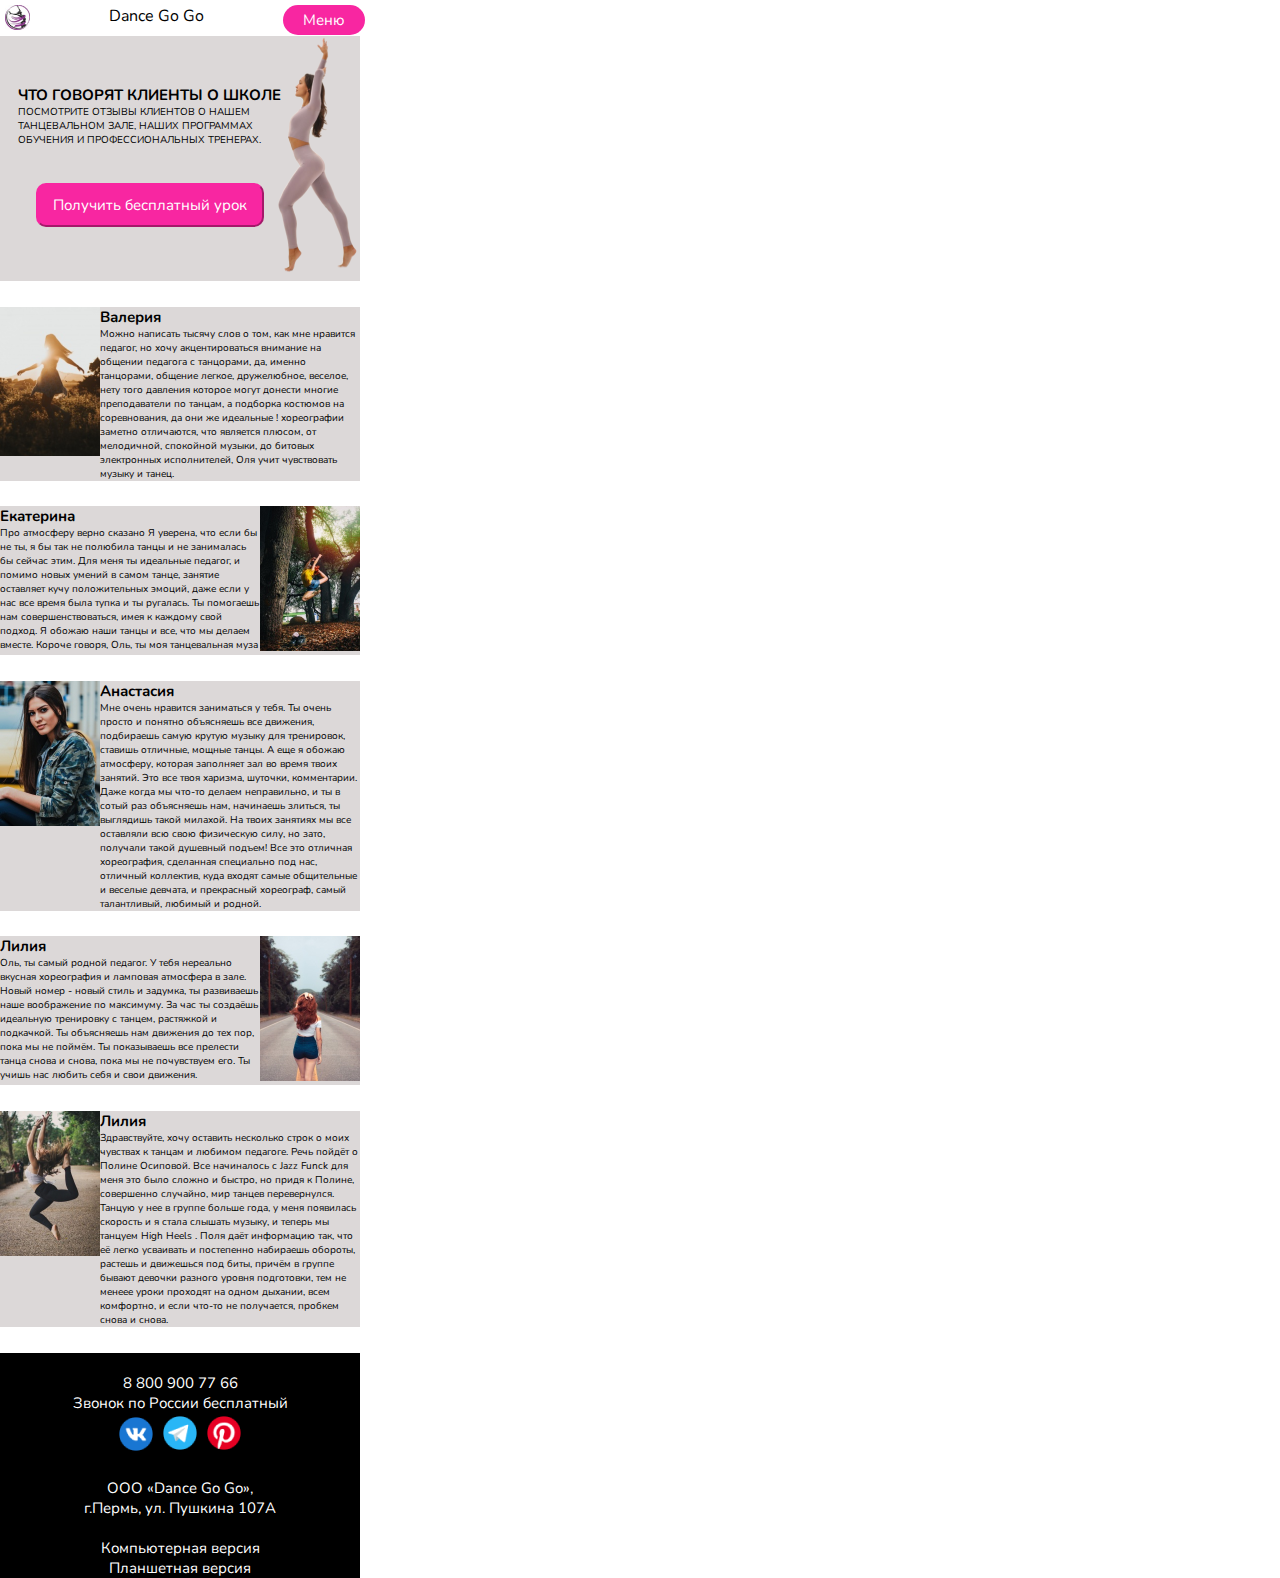
<file: отзывы м.html>
<!DOCTYPE html>
<html lang="en">
<head>
    <meta charset="UTF-8">
    <meta name="viewport" content="width=device-width, initial-scale=1.0">
    <title>Dance Go Go</title>
    <link rel="stylesheet" href="отзывы м.css">
    <link rel="preconnect" href="https://fonts.googleapis.com">
    <link rel="preconnect" href="https://fonts.gstatic.com" crossorigin>
    <link href="https://fonts.googleapis.com/css2?family=Nunito:ital,wght@0,200..1000;1,200..1000&display=swap" rel="stylesheet">
    <script>
        /* Когда пользователь нажимает на кнопку,переключение между скрытием и отображением раскрывающегося содержимого */
        function myFunction() {
            document.getElementById("myDropdown").classList.toggle("show");
        }
        // Закройте выпадающее меню, если пользователь щелкает за его пределами
        window.onclick = function(event) {
            if (!event.target.matches('.dropbtn')) {
                var dropdowns = document.getElementsByClassName("dropdown-content");
                var i;
                for (i = 0; i < dropdowns.length; i++) {
                    var openDropdown = dropdowns[i];
                    if (openDropdown.classList.contains('show')) {
                        openDropdown.classList.remove('show');
                    }
                }
            }
        }
    </script>
</head>
<body>
    <div class="nav">
        <div class="z">
            <a href="главная м.html"><img src="img m/1.png"></a>
        </div>
        <div class="x">
            Dance Go Go
        </div>
        <div class="dropdown">
            <button onclick="myFunction()" class="dropbtn">Меню</button>
            <div id="myDropdown" class="dropdown-content">
              <a href="главная м.html">ГЛАВНАЯ</a>
              <a href="о нас м.html">О НАС</a>
              <a href="занятия м.html">ЗАНЯТИЯ</a>
              <a href="отзывы м.html">ОТЗЫВЫ</a>
              <a href="контакты м.html">КОНТАКТЫ</a>
            </div>
        </div>
    </div>
    <div class="container">
        <p><img class="img" src="img m/3.png"></p>
        <div class="tekst">
            <b>Что говорят клиенты о школе</b><br>
            Посмотрите отзывы клиентов о нашем <br>танцевальном зале,
            наших программах<br> обучения и профессиональных тренерах.
        </div>
        <form action="авторизация м.html" >
          <button class="btnn"> Получить бесплатный урок</button>
        </form>
    </div>
    <div class="content">
        <div class="blok1">
            <div class="q">
                <img src="img m/38.png">
            </div>
            <div class="w">
                <b>Валерия</b><br>
                Можно написать тысячу слов о том, как мне нравится педагог, но хочу акцентироваться внимание на 
                общении педагога с танцорами, да, именно танцорами, общение легкое, дружелюбное, веселое, нету 
                того давления которое могут донести многие преподаватели по танцам, а подборка костюмов на соревнования, 
                да они же идеальные ! хореографии заметно отличаются, что является плюсом, от мелодичной, спокойной 
                музыки, до битовых электронных исполнителей, Оля учит чувствовать музыку и танец.
            </div>
        </div>
        <div class="blok2">
            <div class="w">
                <b>Екатерина</b><br>
                Про атмосферу верно сказано Я уверена, что если бы не ты, я бы так не полюбила танцы и не занималась 
                бы сейчас этим. Для меня ты идеальные педагог, и помимо новых умений в самом танце, занятие оставляет 
                кучу положительных эмоций, даже если у нас все время была тупка и ты ругалась. Ты помогаешь нам 
                совершенствоваться, имея к каждому свой подход. Я обожаю наши танцы и все, что мы делаем вместе. 
                Короче говоря, Оль, ты моя танцевальная муза
            </div>
            <div class="q">
                <img src="img m/39.png">
            </div>
        </div>
        <div class="blok3">
            <div class="q">
                <img src="img m/40.png">
            </div>
            <div class="w">
                <b>Анастасия</b><br>
                Мне очень нравится заниматься у тебя. Ты очень просто и понятно объясняешь все движения, подбираешь 
                самую крутую музыку для тренировок, ставишь отличные, мощные танцы. А еще я обожаю атмосферу, которая 
                заполняет зал во время твоих занятий. Это все твоя харизма, шуточки, комментарии. Даже когда мы что-то 
                делаем неправильно, и ты в сотый раз объясняешь нам, начинаешь злиться, ты выглядишь такой милахой. 
                На твоих занятиях мы все оставляли всю свою физическую силу, но зато, получали такой душевный подъем! 
                Все это отличная хореография, сделанная специально под нас, отличный коллектив, куда входят самые 
                общительные и веселые девчата, и прекрасный хореограф, самый талантливый, любимый и родной.
            </div>
        </div>
        <div class="blok4">
            <div class="w">
                <b>Лилия</b><br>
                Оль, ты самый родной педагог. У тебя нереально вкусная хореография и ламповая атмосфера в зале. 
                Новый номер - новый стиль и задумка, ты развиваешь наше воображение по максимуму. За час ты создаёшь 
                идеальную тренировку с танцем, растяжкой и подкачкой. Ты объясняешь нам движения до тех пор, пока мы 
                не поймём. Ты показываешь все прелести танца снова и снова, пока мы не почувствуем его. 
                Ты учишь нас любить себя и свои движения.
            </div>
            <div class="q">
                <img src="img m/41.png">
            </div>
        </div>
        <div class="blok5">
            <div class="q">
                <img src="img m/42.png">
            </div>
            <div class="w">
                <b>Лилия</b><br>
                Здравствуйте, хочу оставить несколько строк о моих чувствах к танцам и любимом педагоге. Речь пойдёт 
                о Полине Осиповой. Все начиналось с Jazz Funck для меня это было сложно и быстро, но придя к Полине, 
                совершенно случайно, мир танцев перевернулся. Танцую у нее в группе больше года, у меня появилась 
                скорость и я стала слышать музыку, и теперь мы танцуем High Heels . Поля даёт информацию так, что её 
                легко усваивать и постепенно набираешь обороты, растешь и движешься под биты, причём в группе бывают 
                девочки разного уровня подготовки, тем не менеее уроки проходят на одном дыхании, всем комфортно, 
                и если что-то не получается, пробкем снова и снова.
            </div>
        </div>
    </div>
    </div>
    <footer>
        <br>
        8 800 900 77 66<br>
        Звонок по России бесплатный<br>
        <img src="img m/v.png">
        <img src="img m/t.png">
        <img src="img m/p.png"><br><br>
        ООО «Dance Go Go», <br>
        г.Пермь, ул. Пушкина 107A <br><br>
        <a class="tt" href="index.html">Компьютерная версия</a><br>
        <a class="tt" href="главная п.html">Планшетная версия</a><br>
    </footer>
</body>
</html>
</file>
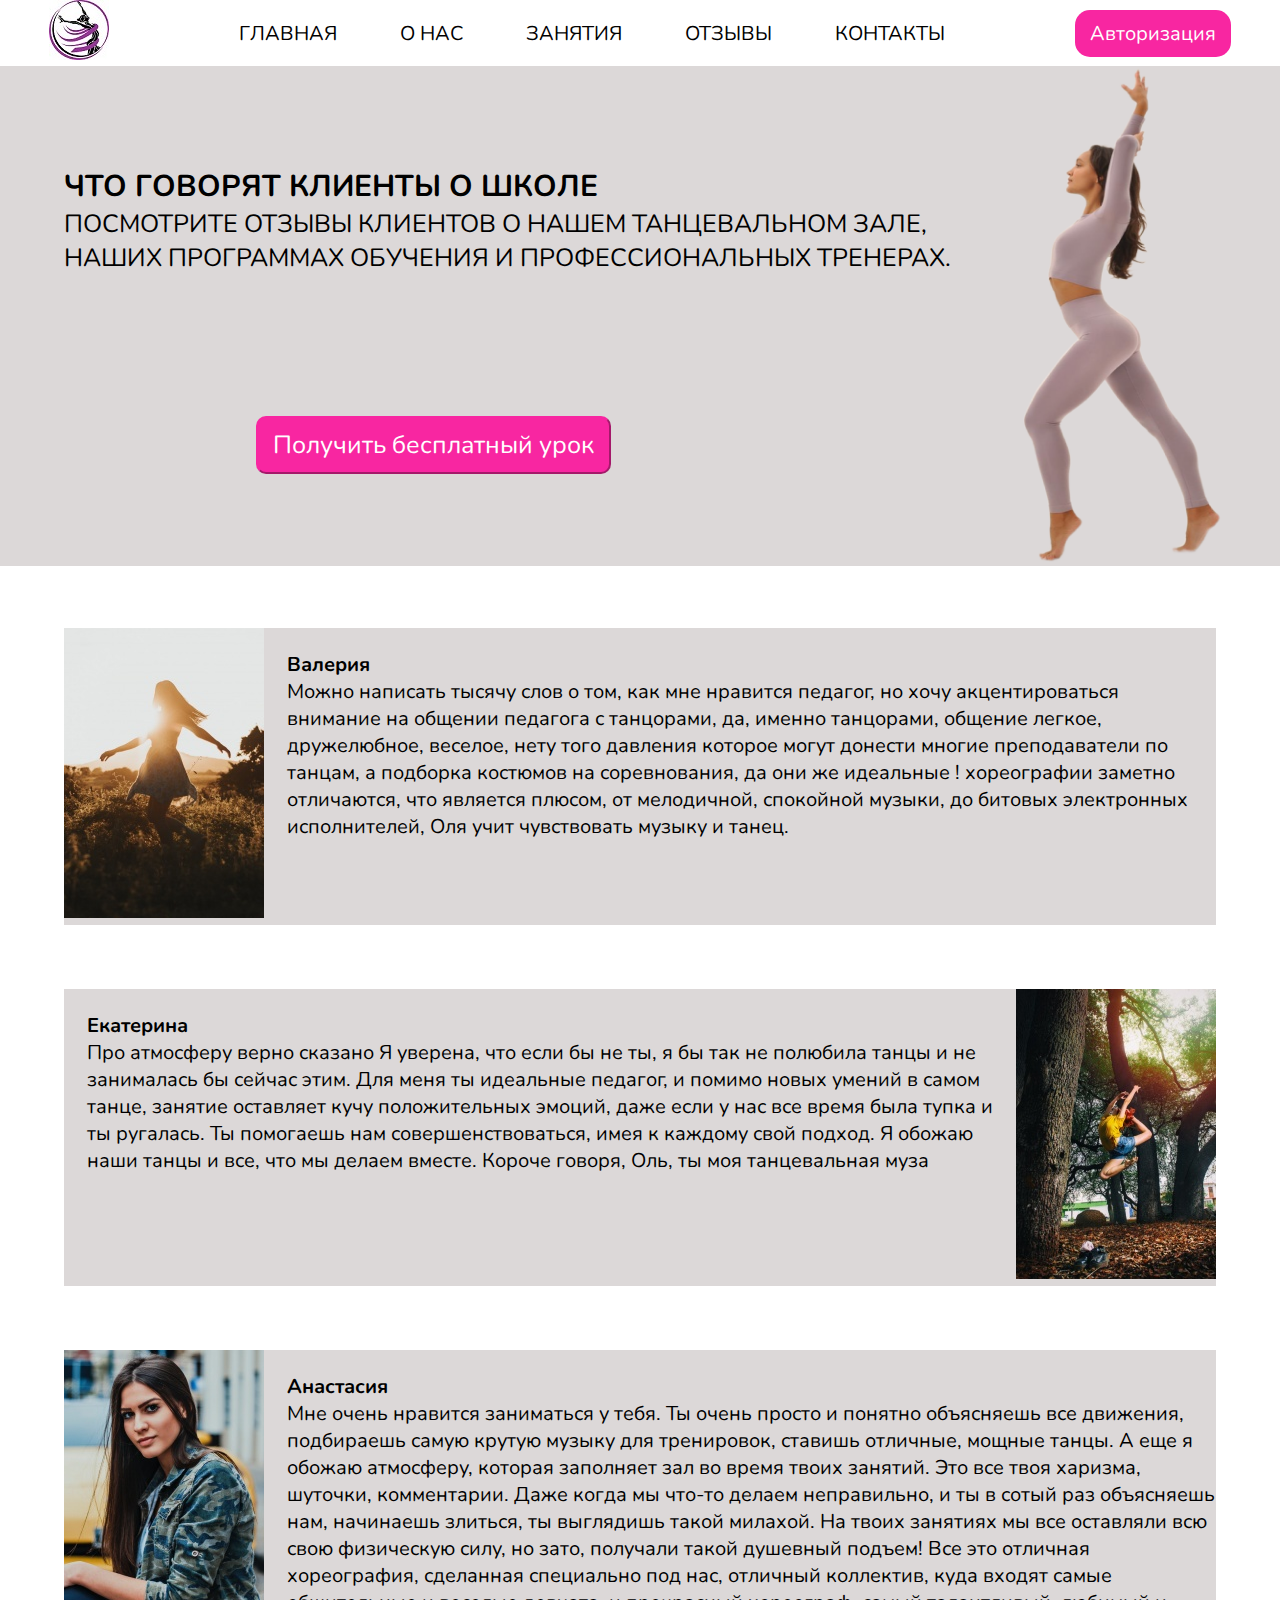
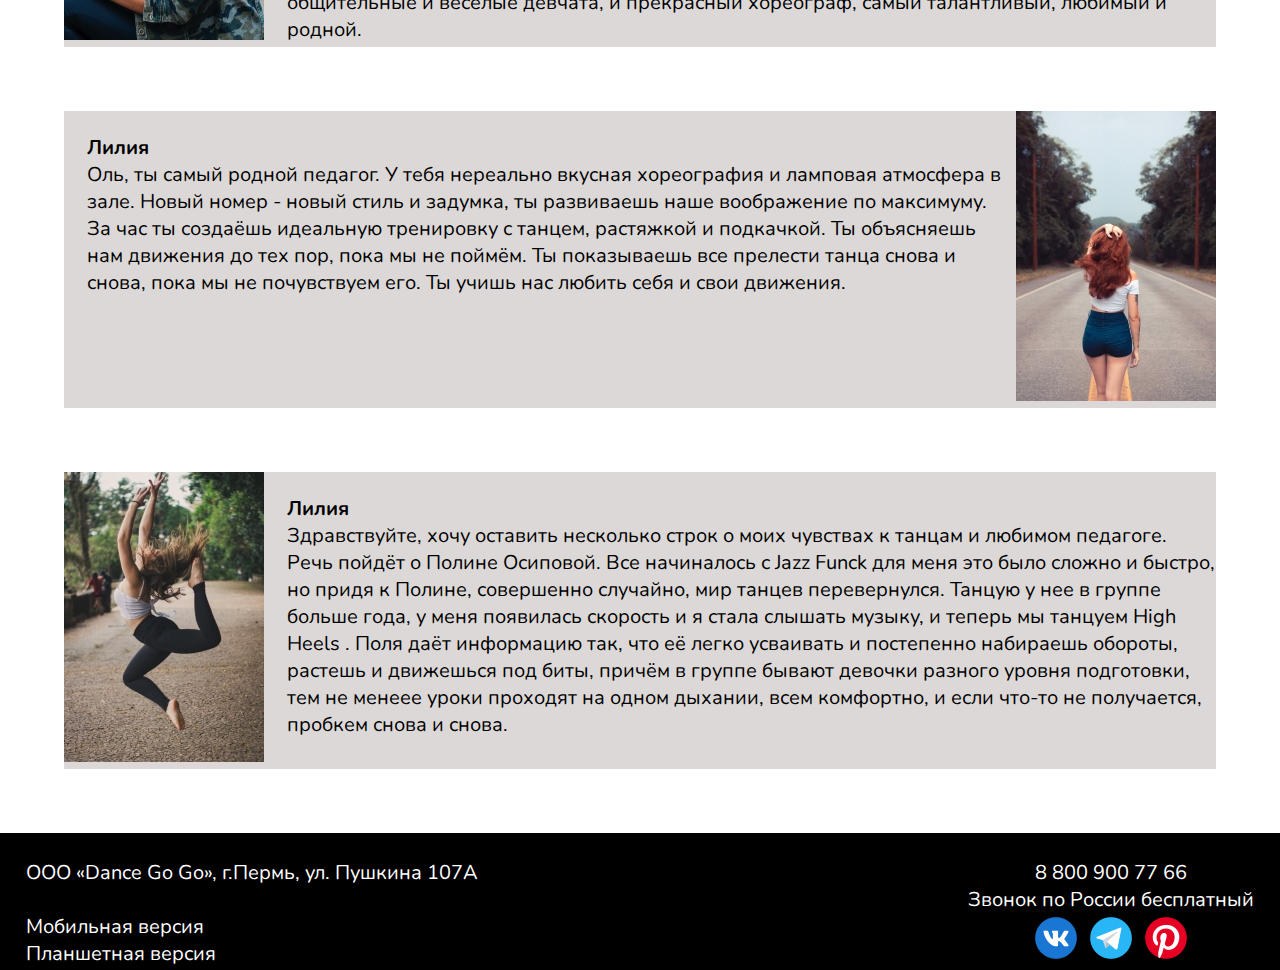
<file: отзывы.html>
<!DOCTYPE html>
<html lang="en">
<head>
    <meta charset="UTF-8">
    <meta name="viewport" content="width=device-width, initial-scale=1.0">
    <title>Dance Go Go</title>
    <link rel="stylesheet" href="отзывы.css">
    <link rel="preconnect" href="https://fonts.googleapis.com">
    <link rel="preconnect" href="https://fonts.gstatic.com" crossorigin>
    <link href="https://fonts.googleapis.com/css2?family=Nunito:ital,wght@0,200..1000;1,200..1000&display=swap" rel="stylesheet">
</head>
<body>
    <div class="container">
        <div class="nav">
            <div class="a">
                <a href="index.html"><img src="img/1.jpg"></a>
            </div>
            <div class="s span">
                <div class="d"><a href="index.html">ГЛАВНАЯ</a></div>
                <div class="f"><a href="о нас.html">О НАС</a></div>
                <div class="g"><a href="занятия.html">ЗАНЯТИЯ</a></div>
                <div class="h"><a href="отзывы.html">ОТЗЫВЫ</a></div>
                <div class="j"><a href="контакты.html">КОНТАКТЫ</a></div>
            </div>
            <div class="k">
                <form action="регистрация.html" >
                    <button class="btn">Авторизация</button>
                </form>
            </div>
        </div>
        <div class="container">
            <p><img class="img" src="img/2.png"></p>
              <div class="tekst">
                <span><b>Что говорят клиенты о школе</b></span><br>
                Посмотрите отзывы клиентов о нашем танцевальном зале,<br>
                наших программах обучения и профессиональных тренерах.
              </div>
            <form action="регистрация.html" >
              <button class="btnn"> Получить бесплатный урок</button>
            </form>
          </div>
    </div> 
    <div class="content">

        <div class="blok1">
            <div class="q">
                <img src="img/16.jpg">
            </div>
            <div class="w">
                <b>Валерия</b><br>
                Можно написать тысячу слов о том, как мне нравится педагог, но хочу акцентироваться внимание на 
                общении педагога с танцорами, да, именно танцорами, общение легкое, дружелюбное, веселое, нету 
                того давления которое могут донести многие преподаватели по танцам, а подборка костюмов на соревнования, 
                да они же идеальные ! хореографии заметно отличаются, что является плюсом, от мелодичной, спокойной 
                музыки, до битовых электронных исполнителей, Оля учит чувствовать музыку и танец.
            </div>
        </div>
        <div class="blok2">
            <div class="w">
                <b>Екатерина</b><br>
                Про атмосферу верно сказано Я уверена, что если бы не ты, я бы так не полюбила танцы и не занималась 
                бы сейчас этим. Для меня ты идеальные педагог, и помимо новых умений в самом танце, занятие оставляет 
                кучу положительных эмоций, даже если у нас все время была тупка и ты ругалась. Ты помогаешь нам 
                совершенствоваться, имея к каждому свой подход. Я обожаю наши танцы и все, что мы делаем вместе. 
                Короче говоря, Оль, ты моя танцевальная муза
            </div>
            <div class="q">
                <img src="img/17.jpg">
            </div>
        </div>
        <div class="blok3">
            <div class="q">
                <img src="img/18.jpg">
            </div>
            <div class="w">
                <b>Анастасия</b><br>
                Мне очень нравится заниматься у тебя. Ты очень просто и понятно объясняешь все движения, подбираешь 
                самую крутую музыку для тренировок, ставишь отличные, мощные танцы. А еще я обожаю атмосферу, которая 
                заполняет зал во время твоих занятий. Это все твоя харизма, шуточки, комментарии. Даже когда мы что-то 
                делаем неправильно, и ты в сотый раз объясняешь нам, начинаешь злиться, ты выглядишь такой милахой. 
                На твоих занятиях мы все оставляли всю свою физическую силу, но зато, получали такой душевный подъем! 
                Все это отличная хореография, сделанная специально под нас, отличный коллектив, куда входят самые 
                общительные и веселые девчата, и прекрасный хореограф, самый талантливый, любимый и родной.
            </div>
        </div>
        <div class="blok4">
            <div class="w">
                <b>Лилия</b><br>
                Оль, ты самый родной педагог. У тебя нереально вкусная хореография и ламповая атмосфера в зале. 
                Новый номер - новый стиль и задумка, ты развиваешь наше воображение по максимуму. За час ты создаёшь 
                идеальную тренировку с танцем, растяжкой и подкачкой. Ты объясняешь нам движения до тех пор, пока мы 
                не поймём. Ты показываешь все прелести танца снова и снова, пока мы не почувствуем его. 
                Ты учишь нас любить себя и свои движения.
            </div>
            <div class="q">
                <img src="img/19.jpg">
            </div>
        </div>
        <div class="blok5">
            <div class="q">
                <img src="img/20.jpg">
            </div>
            <div class="w">
                <b>Лилия</b><br>
                Здравствуйте, хочу оставить несколько строк о моих чувствах к танцам и любимом педагоге. Речь пойдёт 
                о Полине Осиповой. Все начиналось с Jazz Funck для меня это было сложно и быстро, но придя к Полине, 
                совершенно случайно, мир танцев перевернулся. Танцую у нее в группе больше года, у меня появилась 
                скорость и я стала слышать музыку, и теперь мы танцуем High Heels . Поля даёт информацию так, что её 
                легко усваивать и постепенно набираешь обороты, растешь и движешься под биты, причём в группе бывают 
                девочки разного уровня подготовки, тем не менеее уроки проходят на одном дыхании, всем комфортно, 
                и если что-то не получается, пробкем снова и снова.
            </div>
        </div>
    </div>

    <div class="footer">
        <div class="zz">
            ООО «Dance Go Go», г.Пермь, ул. Пушкина 107A<br><br>
            <a class="tt" href="главная м.html">Мобильная версия</a><br>
            <a class="tt" href="главная п.html">Планшетная версия</a>
        </div>
        <div class="xx">
            8 800 900 77 66<br>
            Звонок по России бесплатный<br>
            <a href=" https://vk.com/"><img src="img/v.png"></a>
            <a href="https://web.telegram.org/"><img src="img/t.png"></a>
            <a href="https://ru.pinterest.com/"><img src="img/p.png"></a>
        </div>
    </div>
</body>
</html>
</file>
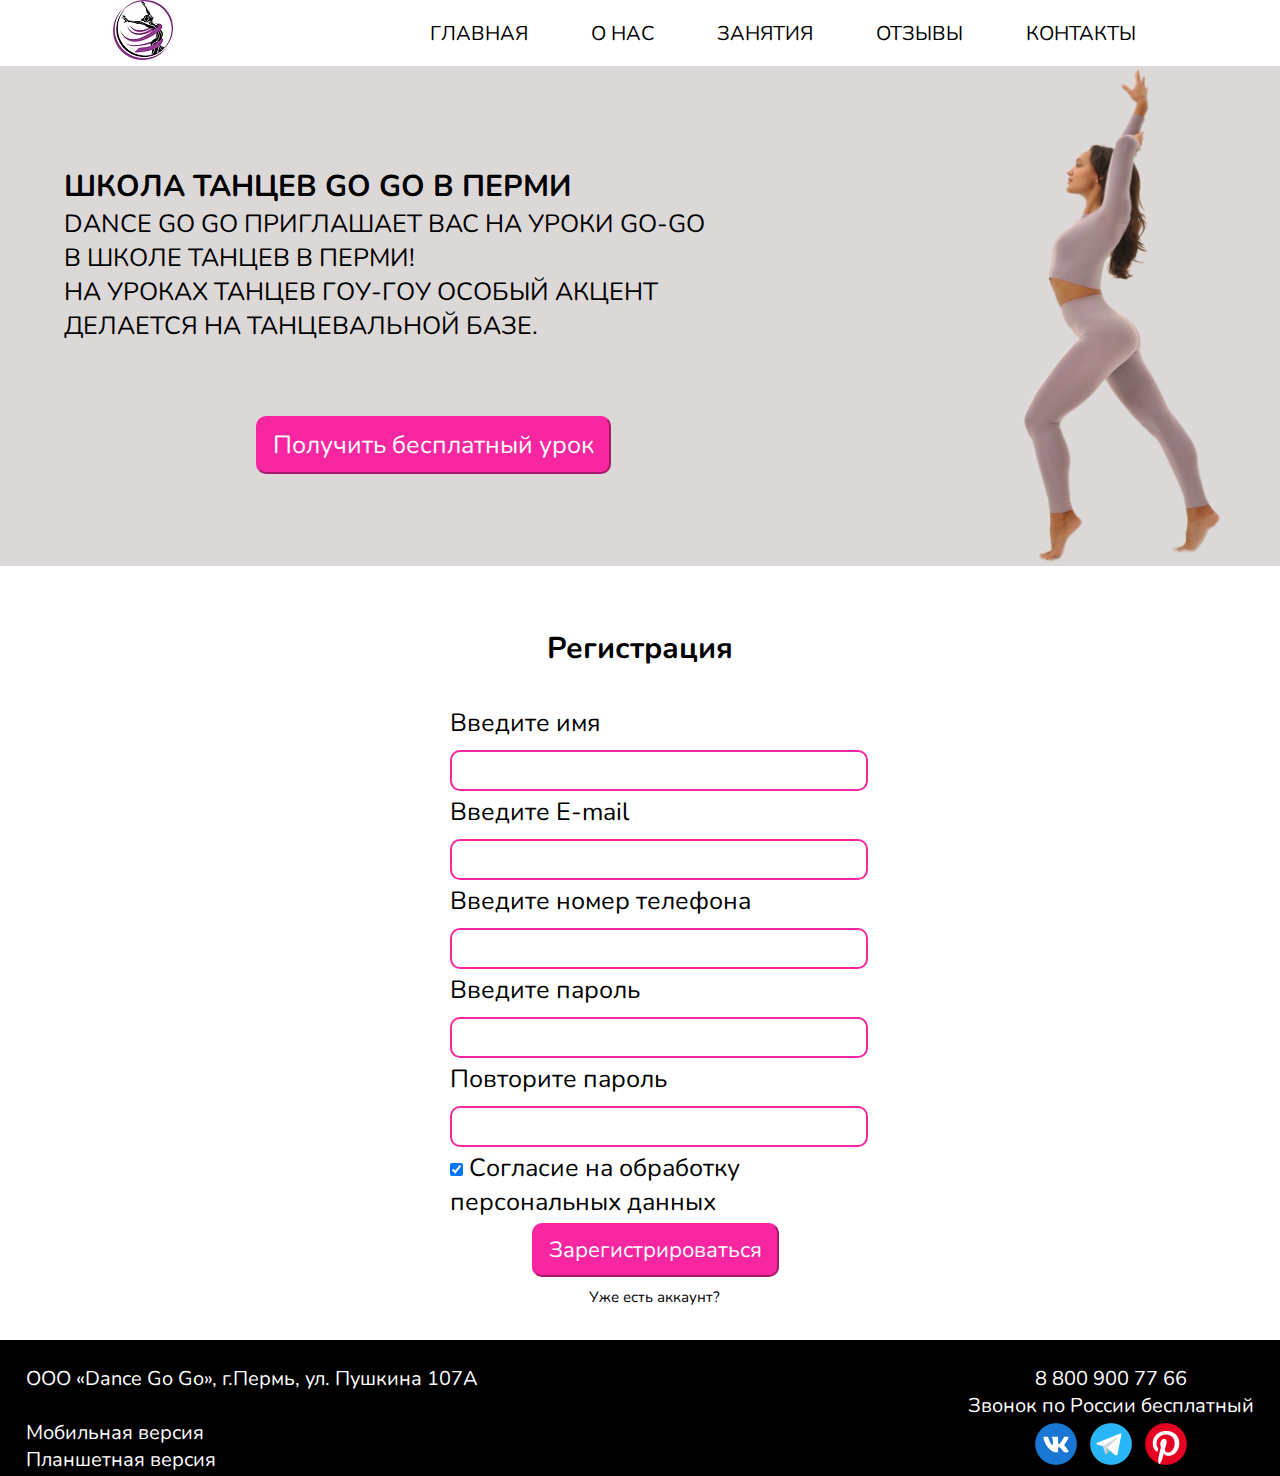
<file: регистрация.html>
<!DOCTYPE html>
<html lang="en">
<head>
    <meta charset="UTF-8">
    <meta name="viewport" content="width=device-width, initial-scale=1.0">
    <title>Dance Go Go</title>
    <link rel="stylesheet" href="регистрация.css">
    <link rel="preconnect" href="https://fonts.googleapis.com">
    <link rel="preconnect" href="https://fonts.gstatic.com" crossorigin>
    <link href="https://fonts.googleapis.com/css2?family=Nunito:ital,wght@0,200..1000;1,200..1000&display=swap" rel="stylesheet">
</head>
<body>
    <div class="container">
        <div class="nav">
            <div class="a">
                <a href="index.html"><img src="img/1.jpg"></a>
            </div>
            <div class="s span">
                <div class="d"><a href="index.html">ГЛАВНАЯ</a></div>
                <div class="f"><a href="о нас.html">О НАС</a></div>
                <div class="g"><a href="занятия.html">ЗАНЯТИЯ</a></div>
                <div class="h"><a href="отзывы.html">ОТЗЫВЫ</a></div>
                <div class="j"><a href="контакты.html">КОНТАКТЫ</a></div>
            </div>
        </div>
        <div class="container">
            <p><img class="img" src="img/2.png"></p>
              <div class="tekst">
                <span><b>Школа танцев Go GO в Перми</b></span><br>
                Dance Go Go приглашает вас на уроки go-go <br> в школе танцев в Перми!<br>
                На уроках танцев гоу-гоу особый акцент <br> делается на танцевальной базе.
              </div>
            <form action="регистрация.html" >
              <button class="btnn"> Получить бесплатный урок</button>
            </form>
          </div>
    </div> 
    <div class="content">
        <p><b>Регистрация</b></p>
        <table class="table" >
            <tr>
                <td Widht="35%"></td>
                <td><br>Введите имя
                    <form>
                        <label for="fname"></label>
                        <input type="text" id="fname" name="fname">
                    </form>
                </td>
                <td Widht="30%"></td>
            </tr>
            <tr>
                <td width="35%"></td>
                <td>Введите E-mail
                    <form>
                        <label for="fname"></label>
                        <input type="text" id="fname" name="fname">
                    </form>
                </td>
                <td Widht="30%"></td>
            </tr>
            <tr>
                <td width="35%"></td>
                <td>Введите номер телефона
                    <form>
                        <label for="fname"></label>
                        <input type="text" id="fname" name="fname">
                    </form>
                </td>
                <td Widht="30%"></td>
            </tr>
            <tr>
                <td width="35%"></td>
                <td>Введите пароль
                    <form>
                        <label for="fname"></label>
                        <input type="text" id="fname" name="fname">
                    </form>
                </td>
                <td Widht="30%"></td>
            </tr>
            <tr>
                <td width="35%"></td>
                <td>Повторите пароль
                    <form>
                        <label for="fname"></label>
                        <input type="text" id="fname" name="fname">
                    </form>
                </td>
                <td Widht="30%"></td>
            </tr>
            <tr>
                <td width="35%"></td>
                <td><input type="checkbox" name="a" value="1680" checked> Согласие на обработку <br>персональных данных</td>
                <td Widht="30%"></td>
            </tr>
            <tr>
                <td width="35%"></td>
                <td>
                    <form action="авторизация.html" >
                        <button class="btnt"> Зарегистрироваться</button>
                    </form>
                    <a class="ttt" href="авторизация.html">Уже есть аккаунт?</a>
                </td>
                <td Widht="30%"></td>
              </tr>
        </table>
    </div>

    <div class="footer">
        <div class="zz">
            ООО «Dance Go Go», г.Пермь, ул. Пушкина 107A<br><br>
            <a class="tt" href="главная м.html">Мобильная версия</a><br>
            <a class="tt" href="главная п.html">Планшетная версия</a>
        </div>
        <div class="xx">
            8 800 900 77 66<br>
            Звонок по России бесплатный<br>
            <a href=" https://vk.com/"><img src="img/v.png"></a>
            <a href="https://web.telegram.org/"><img src="img/t.png"></a>
            <a href="https://ru.pinterest.com/"><img src="img/p.png"></a>
        </div>
    </div>
</body>
</html>
</file>
<file: style.css>
*{
    margin: 0px;
    font-family: "Nunito", sans-serif;
}

.nav{
    width: 100%;
    display: flex;
    justify-content: space-around;
    background-color: white;
}

.s{
    display:flex;
    justify-content: space-around;
}

.btn{
    background-color: #f826a1;
    color: white;
    border-radius: 15px;
    padding: 10px 15px;
    border: none;
    cursor: pointer;  
    margin-top: 10px;
    font-size: 20px;
}

.span{
    font-size: 20px;
    width: 60%;
    padding-top: 20px;
}

a{
    text-decoration: none;
    color: black;
}

.container{
    width: 100%;
    position: relative;
}

.img{
    position: absolute;
}

p{
    text-align: center;
}


/* Контейнер для шапки*/
.container {
    position: relative;
    width: 100%;
    height: 500px;
    background-color: #DCD8D8;
    
}
    
/* Сделайте изображение адаптивным */
.img {
    position: relative;
    width: 100%;
    height: 500px;
}
    
/* кнопка входа */
.container .btnn {
    position: absolute;
    top: 70%;
    left: 20%;;
    background-color: #f826a1;
    color: white;
    border-color: #f826a1;
    font-size: 25px;
    padding: 10px 15px;
    cursor: pointer;
    border-radius: 10px;
}
  
/* текст на шапке */
.tekst{
    position: absolute;
    top: 20%;
    left: 5%;
    text-transform: uppercase;
    color: black;
    font-size: 25px;
}


.z{
    display: flex;
    justify-content: space-around;
}

.x{
    margin-top: 10%;
    margin-bottom: 10%;
    padding-left: 5%;
}

.c{
    font-size: 20px;
    padding-top: 12%;
    padding-left: 2%;
}

span{
    font-size: 30px;
}

.v{
    background-color: #DCD8D8;
}

.b{
    padding-top: 2%;
    padding-bottom: 2%;
    padding-left: 5%;
}

.n{
    width: 100%;
    display: flex;
    justify-content: space-around;
    text-align: center;
    padding-bottom: 2%;
}

.t{
    font-size: 17px;
    padding-top: 3%;
}

.u{
    display: flex;
    justify-content: space-around;
    padding-top: 2%;
    padding-bottom: 5%;
}

.y{
    font-size: 20px;
    text-align: center;
    padding-bottom: 2%;
}

.p{
    background-color: white;
    padding-bottom: 2%;
}

.bb{
    padding-top: 2%;
    padding-bottom: 5%;
    padding-left: 5%;
    text-align: center;
}

.uu{
    text-align: center;
}

.footer{
    background-color: black;
    color: white;
    font-size: 20px;
    padding-top: 2%;
    display: flex;
    justify-content: space-between;
    padding-left: 2%;
    padding-right: 2%;
    
}

.xx{
    text-align: center;
}

.tt{
    color: white;
}
</file>
<file: авторизация.css>
*{
    margin: 0px;
    font-family: "Nunito", sans-serif;
}

.nav{
    width: 100%;
    display: flex;
    justify-content: space-around;
    background-color: white;
}

.s{
    display:flex;
    justify-content: space-around;
}

.btn{
    background-color: #f826a1;
    color: white;
    border-radius: 15px;
    padding: 10px 15px;
    border: none;
    cursor: pointer;  
    margin-top: 10px;
    font-size: 20px;
}

.span{
    font-size: 20px;
    width: 60%;
    padding-top: 20px;
}

a{
    text-decoration: none;
    color: black;
}

.container{
    width: 100%;
    position: relative;
}

.img{
    position: absolute;
}

p{
    text-align: center;
}


/* Контейнер для шапки*/
.container {
    position: relative;
    width: 100%;
    height: 500px;
    background-color: #DCD8D8;
    
}
    
/* Сделайте изображение адаптивным */
.img {
    position: relative;
    width: 100%;
    height: 500px;
}
    
/* кнопка входа */
.container .btnn {
    position: absolute;
    top: 70%;
    left: 20%;;
    background-color: #f826a1;
    color: white;
    border-color: #f826a1;
    font-size: 25px;
    padding: 10px 15px;
    cursor: pointer;
    border-radius: 10px;
}
  
/* текст на шапке */
.tekst{
    position: absolute;
    top: 20%;
    left: 5%;
    text-transform: uppercase;
    color: black;
    font-size: 25px;
}

span{
    font-size: 30px;
}

.content{
    margin-top: 2%;
    margin-bottom: 2%;
    margin-top: 10%;
}

p{
    text-align: center;
}

b{
    font-size: 30px;
}

.table{
    color: black;
    width: 100%;
    font-size: 25px;
}

.ttt{
    color: black;
    font-size: 15px;
    padding-left: 18%;
}

.btnt {
    background-color: #f826a1;
    color: white;
    border-color: #f826a1;
    font-size: 22px;
    padding: 10px 25px;
    cursor: pointer;
    border-radius: 10px;
    align-items:center;
    margin-left: 17%;
}
  
input[type=text] {
    width: 50%;
    height: 35px;
    border: 2px solid #f826a1;
    border-radius: 10px;
    background-color: white;
    color: black;
    margin-top: 10px;
}

.btn {
    background-color: #f826a1;
    color: white;
    border-color: #f826a1;
    font-size: 22px;
    padding: 10px 15px;
    cursor: pointer;
    border-radius: 10px;
    align-items:center;
}

.footer{
    background-color: black;
    color: white;
    font-size: 20px;
    padding-top: 2%;
    display: flex;
    justify-content: space-between;
    padding-left: 2%;
    padding-right: 2%;
    margin-top: 1%;
}

.xx{
    text-align: center;
}

.tt{
    color: white;
}
</file>
<file: главная м.css>
*{
    margin: 0px;
    font-family: "Nunito", sans-serif;
}

.nav{
    width: 360px;
    display: flex;
    justify-content: space-between;
    background-color: white;
    color: black;
    margin-top: 5px;
    margin-left: 5px;
}

.c{
    padding-right: 5px;
}

/* Контейнер для шапки*/
.container {
    position: relative;
    background-color: #DCD8D8;
    width: 360px;
}
    
/* Сделайте изображение адаптивным */
.img {
    position: relative;
}
    
/* кнопка входа */
.container .btnn {
    position: absolute;
    top: 60%;
    left: 10%;;
    background-color: #f826a1;
    color: white;
    border-color: #f826a1;
    font-size: 15px;
    padding: 10px 15px;
    cursor: pointer;
    border-radius: 10px;
}
  
/* текст на шапке */
.tekst{
    position: absolute;
    top: 20%;
    left: 5%;
    text-transform: uppercase;
    color: black;
    font-size: 10px;
}

b{
    font-size: 15px;
}

.blok1{
    color: black;
    width: 360px;
    font-size: 10px;
    text-align: center;
}

.blok2{
    background-color: #DCD8D8;
    color: black;
    width: 360px;
    font-size: 10px;
    text-align: center;
}

.btn{
    background-color: #f826a1;
    color: white;
    border-radius: 15px;
    padding: 10px 15px;
    border: none;
    cursor: pointer;  
    margin-top: 10px;
    font-size: 15px;
}

a{
    text-decoration: none;
}

footer{
    background-color: black;
    color: white;
    text-align: center;
    width: 360px;
    font-size: 15px;
}

.tt{
    color: white;
}

/* Кнопка выпадающего списка */
.dropbtn {
    background-color:#f826a1;
    color: white;
    border-radius: 15px;
    padding: 5px 20px;
    font-size: 15px;
    border: none;
    cursor: pointer;
  }
  
  /* Кнопка выпадающего меню при наведении и фокусировке */
  .dropbtn:hover, .dropbtn:focus {
    background-color: #f826a1;
  }
  
  /* Контейнер <div> - необходим для размещения выпадающего содержимого */
  .dropdown {
    position: relative;
    display: inline-block;
  }
  
  /* Выпадающее содержимое (скрыто по умолчанию) */
  .dropdown-content {
    display: none;
    position: absolute;
    background-color: #f826a1;
    min-width: 100px;
    box-shadow: 0px 5px 10px 0px rgba(0,0,0,0.2);
    z-index: 1;
  }
  
  /* Ссылки внутри выпадающего списка */
  .dropdown-content a {
    color: black;
    padding: 6px 10px;
    text-decoration: none;
    display: block;
  }
  
  /* Изменение цвета выпадающих ссылок при наведении курсора */
  .dropdown-content a:hover {background-color: #ddd}
  
  /* Показать выпадающее меню (используйте JS, чтобы добавить этот класс .dropdown-content содержимого, когда пользователь нажимает на кнопку выпадающего списка) */
  .show {display:block;}
</file>
<file: занятия м.css>
*{
    margin: 0px;
    font-family: "Nunito", sans-serif;
}

.nav{
    width: 360px;
    display: flex;
    justify-content: space-between;
    background-color: white;
    color: black;
    margin-top: 5px;
    margin-left: 5px;
}

.c{
    padding-right: 5px;
}

/* Контейнер для шапки*/
.container {
    position: relative;
    background-color: #DCD8D8;
    width: 360px;
}
    
/* Сделайте изображение адаптивным */
.img {
    position: relative;
}
    
/* кнопка входа */
.container .btnn {
    position: absolute;
    top: 60%;
    left: 10%;;
    background-color: #f826a1;
    color: white;
    border-color: #f826a1;
    font-size: 15px;
    padding: 10px 15px;
    cursor: pointer;
    border-radius: 10px;
}
  
/* текст на шапке */
.tekst{
    position: absolute;
    top: 20%;
    left: 5%;
    text-transform: uppercase;
    color: black;
    font-size: 10px;
}

b{
    font-size: 15px;
}

.blok1{
    color: black;
    width: 360px;
    font-size: 10px;
    text-align: center;
}

.blok2{
    background-color: #DCD8D8;
    color: black;
    width: 360px;
    font-size: 10px;
    text-align: center;
}

.btn{
    background-color: #f826a1;
    color: white;
    border-radius: 15px;
    padding: 10px 15px;
    border: none;
    cursor: pointer;  
    margin-top: 10px;
    font-size: 15px;
}

a{
    text-decoration: none;
}

footer{
    background-color: black;
    color: white;
    text-align: center;
    width: 360px;
    font-size: 15px;
}

.tt{
    color: white;
}

/* Кнопка выпадающего списка */
.dropbtn {
    background-color:#f826a1;
    color: white;
    border-radius: 15px;
    padding: 5px 20px;
    font-size: 15px;
    border: none;
    cursor: pointer;
  }
  
  /* Кнопка выпадающего меню при наведении и фокусировке */
  .dropbtn:hover, .dropbtn:focus {
    background-color: #f826a1;
  }
  
  /* Контейнер <div> - необходим для размещения выпадающего содержимого */
  .dropdown {
    position: relative;
    display: inline-block;
  }
  
  /* Выпадающее содержимое (скрыто по умолчанию) */
  .dropdown-content {
    display: none;
    position: absolute;
    background-color: #f826a1;
    min-width: 100px;
    box-shadow: 0px 5px 10px 0px rgba(0,0,0,0.2);
    z-index: 1;
  }
  
  /* Ссылки внутри выпадающего списка */
  .dropdown-content a {
    color: black;
    padding: 6px 10px;
    text-decoration: none;
    display: block;
  }
  
  /* Изменение цвета выпадающих ссылок при наведении курсора */
  .dropdown-content a:hover {background-color: #ddd}
  
  /* Показать выпадающее меню (используйте JS, чтобы добавить этот класс .dropdown-content содержимого, когда пользователь нажимает на кнопку выпадающего списка) */
  .show {display:block;}
</file>
<file: занятия.css>
*{
    margin: 0px;
    font-family: "Nunito", sans-serif;
}

.nav{
    width: 100%;
    display: flex;
    justify-content: space-around;
    background-color: white;
}

.s{
    display:flex;
    justify-content: space-around;
}

.btn{
    background-color: #f826a1;
    color: white;
    border-radius: 15px;
    padding: 10px 15px;
    border: none;
    cursor: pointer;  
    margin-top: 10px;
    font-size: 20px;
}

.span{
    font-size: 20px;
    width: 60%;
    padding-top: 20px;
}

a{
    text-decoration: none;
    color: black;
}

.container{
    width: 100%;
    position: relative;
}

.img{
    position: absolute;
}

p{
    text-align: center;
}


/* Контейнер для шапки*/
.container {
    position: relative;
    width: 100%;
    height: 500px;
    background-color: #DCD8D8;
    
}
    
/* Сделайте изображение адаптивным */
.img {
    position: relative;
    width: 100%;
    height: 500px;
}
    
/* кнопка входа */
.container .btnn {
    position: absolute;
    top: 70%;
    left: 20%;;
    background-color: #f826a1;
    color: white;
    border-color: #f826a1;
    font-size: 25px;
    padding: 10px 15px;
    cursor: pointer;
    border-radius: 10px;
}
  
/* текст на шапке */
.tekst{
    position: absolute;
    top: 20%;
    left: 5%;
    text-transform: uppercase;
    color: black;
    font-size: 25px;
}

span{
    font-size: 30px;
}

.content{
    font-size: 17px;
}

.blok1{
    display: flex;
    justify-content: center;
    margin: 5%;
    margin-top: 6%;
}

.x{
    padding-left: 2%;
    padding-top: 2%;
}

b{
    font-size: 25px;
}

.blok2{
    background-color: #DCD8D8;
    padding: 5%;
}

.blok3{
    display: flex;
    justify-content: center;
    padding-left: 5%;
    padding-top: 5%;
    background-color:#DCD8D8;
}

.a3{
    padding-left: 2%;
    padding-top: 2%;
}

.blok4{
    text-align: center;
    padding-top: 2%;
    padding-bottom: 2%;
}

.footer{
    background-color: black;
    color: white;
    font-size: 20px;
    padding-top: 2%;
    display: flex;
    justify-content: space-between;
    padding-left: 2%;
    padding-right: 2%;
    margin-top: 1%;
}

.xx{
    text-align: center;
}

.tt{
    color: white;
}
</file>
<file: контакты м.css>
*{
    margin: 0px;
    font-family: "Nunito", sans-serif;
}

.nav{
    width: 360px;
    display: flex;
    justify-content: space-between;
    background-color: white;
    color: black;
    margin-top: 5px;
    margin-left: 5px;
}

.c{
    padding-right: 5px;
}

/* Контейнер для шапки*/
.container {
    position: relative;
    background-color: #DCD8D8;
    width: 360px;
}
    
/* Сделайте изображение адаптивным */
.img {
    position: relative;
}
    
/* кнопка входа */
.container .btnn {
    position: absolute;
    top: 60%;
    left: 10%;;
    background-color: #f826a1;
    color: white;
    border-color: #f826a1;
    font-size: 15px;
    padding: 10px 15px;
    cursor: pointer;
    border-radius: 10px;
}
  
/* текст на шапке */
.tekst{
    position: absolute;
    top: 20%;
    left: 5%;
    text-transform: uppercase;
    color: black;
    font-size: 10px;
}

b{
    font-size: 15px;
}

.v{
    text-align: center;
    font-size: 10px;
    width: 360px;
}

.k{
    text-align: center;
    width: 360px;
    margin: 2%;
}


.btn{
    background-color: #f826a1;
    color: white;
    border-radius: 15px;
    padding: 10px 15px;
    border: none;
    cursor: pointer;  
    margin-top: 10px;
    font-size: 15px;
}

a{
    text-decoration: none;
}

footer{
    background-color: black;
    color: white;
    text-align: center;
    width: 360px;
    font-size: 15px;
}

.tt{
    color: white;
}

/* Кнопка выпадающего списка */
.dropbtn {
    background-color:#f826a1;
    color: white;
    border-radius: 15px;
    padding: 5px 20px;
    font-size: 15px;
    border: none;
    cursor: pointer;
  }
  
  /* Кнопка выпадающего меню при наведении и фокусировке */
  .dropbtn:hover, .dropbtn:focus {
    background-color: #f826a1;
  }
  
  /* Контейнер <div> - необходим для размещения выпадающего содержимого */
  .dropdown {
    position: relative;
    display: inline-block;
  }
  
  /* Выпадающее содержимое (скрыто по умолчанию) */
  .dropdown-content {
    display: none;
    position: absolute;
    background-color: #f826a1;
    min-width: 100px;
    box-shadow: 0px 5px 10px 0px rgba(0,0,0,0.2);
    z-index: 1;
  }
  
  /* Ссылки внутри выпадающего списка */
  .dropdown-content a {
    color: black;
    padding: 6px 10px;
    text-decoration: none;
    display: block;
  }
  
  /* Изменение цвета выпадающих ссылок при наведении курсора */
  .dropdown-content a:hover {background-color: #ddd}
  
  /* Показать выпадающее меню (используйте JS, чтобы добавить этот класс .dropdown-content содержимого, когда пользователь нажимает на кнопку выпадающего списка) */
  .show {display:block;}
</file>
<file: контакты.css>
*{
    margin: 0px;
    font-family: "Nunito", sans-serif;
}

.nav{
    width: 100%;
    display: flex;
    justify-content: space-around;
    background-color: white;
}

.s{
    display:flex;
    justify-content: space-around;
}

.btn{
    background-color: #f826a1;
    color: white;
    border-radius: 15px;
    padding: 10px 15px;
    border: none;
    cursor: pointer;  
    margin-top: 10px;
    font-size: 20px;
}

.span{
    font-size: 20px;
    width: 60%;
    padding-top: 20px;
}

a{
    text-decoration: none;
    color: black;
}

.container{
    width: 100%;
    position: relative;
}

.img{
    position: absolute;
}

p{
    text-align: center;
}


/* Контейнер для шапки*/
.container {
    position: relative;
    width: 100%;
    height: 500px;
    background-color: #DCD8D8;
    
}
    
/* Сделайте изображение адаптивным */
.img {
    position: relative;
    width: 100%;
    height: 500px;
}
    
/* кнопка входа */
.container .btnn {
    position: absolute;
    top: 70%;
    left: 20%;;
    background-color: #f826a1;
    color: white;
    border-color: #f826a1;
    font-size: 25px;
    padding: 10px 15px;
    cursor: pointer;
    border-radius: 10px;
}
  
/* текст на шапке */
.tekst{
    position: absolute;
    top: 20%;
    left: 5%;
    text-transform: uppercase;
    color: black;
    font-size: 25px;
}

span{
    font-size: 30px;
}

.content{
    font-size: 20px;
    display: flex;
    justify-content: center;
    margin-top: 2%;
    margin-bottom: 2%;
}

b{
    font-size: 30px;
}

.v{
    padding-top: 10%;
    padding-left: 2%;
}

.c{
    padding-top: 5%;
}

.footer{
    background-color: black;
    color: white;
    font-size: 20px;
    padding-top: 2%;
    display: flex;
    justify-content: space-between;
    padding-left: 2%;
    padding-right: 2%;
    margin-top: 1%;
}

.xx{
    text-align: center;
}

.tt{
    color: white;
}
</file>
<file: личный кабинет м.css>
*{
    margin: 0px;
    font-family: "Nunito", sans-serif;
}

.nav{
    width: 360px;
    display: flex;
    justify-content: space-between;
    background-color: white;
    color: black;
    margin-top: 5px;
    margin-left: 5px;
}

.c{
    padding-right: 5px;
}

/* Контейнер для шапки*/
.container {
    position: relative;
    background-color: #DCD8D8;
    width: 360px;
}
    
/* Сделайте изображение адаптивным */
.img {
    position: relative;
}
    
/* кнопка входа */
.container .btnn {
    position: absolute;
    top: 60%;
    left: 10%;;
    background-color: #f826a1;
    color: white;
    border-color: #f826a1;
    font-size: 15px;
    padding: 10px 15px;
    cursor: pointer;
    border-radius: 10px;
}
  
/* текст на шапке */
.tekst{
    position: absolute;
    top: 20%;
    left: 5%;
    text-transform: uppercase;
    color: black;
    font-size: 10px;
}

b{
    font-size: 15px;
}

.content{
    display: flex;
    justify-content: space-around;
    font-size: 15px;
    width: 360px;
    margin-top: 2%;
}

.t{
    font-size: 10px;
    text-align: center;
}


.btn{
    background-color: #f826a1;
    color: white;
    border-radius: 15px;
    padding: 10px 15px;
    border: none;
    cursor: pointer;  
    margin-top: 10px;
    font-size: 15px;
}

a{
    text-decoration: none;
    color: black;
}

footer{
    background-color: black;
    color: white;
    text-align: center;
    width: 360px;
    font-size: 15px;
}

.tt{
    color: white;
}

/* Кнопка выпадающего списка */
.dropbtn {
    background-color:#f826a1;
    color: white;
    border-radius: 15px;
    padding: 5px 20px;
    font-size: 15px;
    border: none;
    cursor: pointer;
  }
  
  /* Кнопка выпадающего меню при наведении и фокусировке */
  .dropbtn:hover, .dropbtn:focus {
    background-color: #f826a1;
  }
  
  /* Контейнер <div> - необходим для размещения выпадающего содержимого */
  .dropdown {
    position: relative;
    display: inline-block;
  }
  
  /* Выпадающее содержимое (скрыто по умолчанию) */
  .dropdown-content {
    display: none;
    position: absolute;
    background-color: #f826a1;
    min-width: 100px;
    box-shadow: 0px 5px 10px 0px rgba(0,0,0,0.2);
    z-index: 1;
  }
  
  /* Ссылки внутри выпадающего списка */
  .dropdown-content a {
    color: black;
    padding: 6px 10px;
    text-decoration: none;
    display: block;
  }
  
  /* Изменение цвета выпадающих ссылок при наведении курсора */
  .dropdown-content a:hover {background-color: #ddd}
  
  /* Показать выпадающее меню (используйте JS, чтобы добавить этот класс .dropdown-content содержимого, когда пользователь нажимает на кнопку выпадающего списка) */
  .show {display:block;}
</file>
<file: личный кабинет.css>
*{
    margin: 0px;
    font-family: "Nunito", sans-serif;
}

.nav{
    width: 100%;
    display: flex;
    justify-content: space-around;
    background-color: white;
}

.s{
    display:flex;
    justify-content: space-around;
}

.btn{
    background-color: #f826a1;
    color: white;
    border-radius: 15px;
    padding: 10px 15px;
    border: none;
    cursor: pointer;  
    margin-top: 10px;
    font-size: 20px;
}

.span{
    font-size: 20px;
    width: 60%;
    padding-top: 20px;
}

a{
    text-decoration: none;
    color: black;
}

.container{
    width: 100%;
    position: relative;
}

.img{
    position: absolute;
}

p{
    text-align: center;
}


/* Контейнер для шапки*/
.container {
    position: relative;
    width: 100%;
    height: 500px;
    background-color: #DCD8D8;
    
}
    
/* Сделайте изображение адаптивным */
.img {
    position: relative;
    width: 100%;
    height: 500px;
}
    
/* кнопка входа */
.container .btnn {
    position: absolute;
    top: 70%;
    left: 20%;;
    background-color: #f826a1;
    color: white;
    border-color: #f826a1;
    font-size: 25px;
    padding: 10px 15px;
    cursor: pointer;
    border-radius: 10px;
}
  
/* текст на шапке */
.tekst{
    position: absolute;
    top: 20%;
    left: 5%;
    text-transform: uppercase;
    color: black;
    font-size: 25px;
}

span{
    font-size: 30px;
}

.content{
    font-size: 20px;
    display: flex;
    justify-content: center;
    margin-top: 2%;
    margin-bottom: 2%;
}

b{
    font-size: 30px;
}

.v{
    padding-left: 20%;
    text-align: center;
    padding-top: 5%;
}

.c{
    padding-top: 5%;
}

.footer{
    background-color: black;
    color: white;
    font-size: 20px;
    padding-top: 2%;
    display: flex;
    justify-content: space-between;
    padding-left: 2%;
    padding-right: 2%;
    margin-top: 1%;
}

.xx{
    text-align: center;
}

.tt{
    color: white;
}
</file>
<file: о нас м.css>
*{
    margin: 0px;
    font-family: "Nunito", sans-serif;
}

.nav{
    width: 360px;
    display: flex;
    justify-content: space-between;
    background-color: white;
    color: black;
    margin-top: 5px;
    margin-left: 5px;
}

.c{
    padding-right: 5px;
}

/* Контейнер для шапки*/
.container {
    position: relative;
    background-color: #DCD8D8;
    width: 360px;
}
    
/* Сделайте изображение адаптивным */
.img {
    position: relative;
}
    
/* кнопка входа */
.container .btnn {
    position: absolute;
    top: 60%;
    left: 10%;;
    background-color: #f826a1;
    color: white;
    border-color: #f826a1;
    font-size: 15px;
    padding: 10px 15px;
    cursor: pointer;
    border-radius: 10px;
}
  
/* текст на шапке */
.tekst{
    position: absolute;
    top: 20%;
    left: 5%;
    text-transform: uppercase;
    color: black;
    font-size: 10px;
}

b{
    font-size: 15px;
}

.blok1{
    color: black;
    width: 360px;
    font-size: 10px;
    text-align: center;
}

.blok2{
    background-color: #DCD8D8;
    color: black;
    width: 360px;
    font-size: 10px;
    display: flex;
    justify-content: space-around;
}

.g{
    color: black;
    width: 360px;
    font-size: 10px;
}

.t{
    display: flex;
    justify-content: space-around;
    width: 360px;
    margin-bottom: 5px;
}

.s{
    padding-top: 20%;
}

.btn{
    background-color: #f826a1;
    color: white;
    border-radius: 15px;
    padding: 10px 15px;
    border: none;
    cursor: pointer;  
    margin-top: 10px;
    font-size: 15px;
}

a{
    text-decoration: none;
}

footer{
    background-color: black;
    color: white;
    text-align: center;
    width: 360px;
    font-size: 15px;
}

.tt{
    color: white;
}

/* Кнопка выпадающего списка */
.dropbtn {
    background-color:#f826a1;
    color: white;
    border-radius: 15px;
    padding: 5px 20px;
    font-size: 15px;
    border: none;
    cursor: pointer;
  }
  
  /* Кнопка выпадающего меню при наведении и фокусировке */
  .dropbtn:hover, .dropbtn:focus {
    background-color: #f826a1;
  }
  
  /* Контейнер <div> - необходим для размещения выпадающего содержимого */
  .dropdown {
    position: relative;
    display: inline-block;
  }
  
  /* Выпадающее содержимое (скрыто по умолчанию) */
  .dropdown-content {
    display: none;
    position: absolute;
    background-color: #f826a1;
    min-width: 100px;
    box-shadow: 0px 5px 10px 0px rgba(0,0,0,0.2);
    z-index: 1;
  }
  
  /* Ссылки внутри выпадающего списка */
  .dropdown-content a {
    color: black;
    padding: 6px 10px;
    text-decoration: none;
    display: block;
  }
  
  /* Изменение цвета выпадающих ссылок при наведении курсора */
  .dropdown-content a:hover {background-color: #ddd}
  
  /* Показать выпадающее меню (используйте JS, чтобы добавить этот класс .dropdown-content содержимого, когда пользователь нажимает на кнопку выпадающего списка) */
  .show {display:block;}
</file>
<file: о нас.css>
*{
    margin: 0px;
    font-family: "Nunito", sans-serif;
}

.nav{
    width: 100%;
    display: flex;
    justify-content: space-around;
    background-color: white;
}

.s{
    display:flex;
    justify-content: space-around;
}

.btn{
    background-color: #f826a1;
    color: white;
    border-radius: 15px;
    padding: 10px 15px;
    border: none;
    cursor: pointer;  
    margin-top: 10px;
    font-size: 20px;
}

.span{
    font-size: 20px;
    width: 60%;
    padding-top: 20px;
}

a{
    text-decoration: none;
    color: black;
}

.container{
    width: 100%;
    position: relative;
}

.img{
    position: absolute;
}

p{
    text-align: center;
}


/* Контейнер для шапки*/
.container {
    position: relative;
    width: 100%;
    height: 500px;
    background-color: #DCD8D8;
    
}
    
/* Сделайте изображение адаптивным */
.img {
    position: relative;
    width: 100%;
    height: 500px;
}
    
/* кнопка входа */
.container .btnn {
    position: absolute;
    top: 70%;
    left: 20%;;
    background-color: #f826a1;
    color: white;
    border-color: #f826a1;
    font-size: 25px;
    padding: 10px 15px;
    cursor: pointer;
    border-radius: 10px;
}
  
/* текст на шапке */
.tekst{
    position: absolute;
    top: 20%;
    left: 5%;
    text-transform: uppercase;
    color: black;
    font-size: 25px;
}

span{
    font-size: 30px;
}

.content{
    font-size: 20px;
}

b{
    font-size: 30px;
}

.blok1{
    display: flex;
    justify-content: space-around;
    margin-top: 7%;
}

.blok2{
    display: flex;
    justify-content: space-around;
    margin-top: 2%;
}

.blok3{
    display: flex;
    justify-content: space-around;
    margin-top: 2%;
    margin-left: 2%;
}

.blok4{
    display: flex;
    justify-content: space-around;
    margin-top: 2%;
}

.w{
    padding-top: 2%;
}

.ww{
    padding-top: 2%;
    padding-left: 4%;
}

.blok5{
    display: flex;
    justify-content: space-around;
    background-color: #DCD8D8;
}

.m{
    padding-top: 2%;
    padding-left: 2%;
}

.e{
    padding-left: 2%;
    padding-top: 2%;
}

.t{
    display: flex;
    justify-content: space-around;
    margin-top: 2%;
}

.y{
    display: flex;
    justify-content: space-around;
    margin-top: 2%;
}

.u{
    display: flex;
    justify-content: space-around;
    margin-top: 2%;
}

.footer{
    background-color: black;
    color: white;
    font-size: 20px;
    padding-top: 2%;
    display: flex;
    justify-content: space-between;
    padding-left: 2%;
    padding-right: 2%;
    margin-top: 1%;
}

.xx{
    text-align: center;
}

.tt{
    color: white;
}
</file>
<file: отзывы м.css>
*{
    margin: 0px;
    font-family: "Nunito", sans-serif;
}

.nav{
    width: 360px;
    display: flex;
    justify-content: space-between;
    background-color: white;
    color: black;
    margin-top: 5px;
    margin-left: 5px;
}

.c{
    padding-right: 5px;
}

/* Контейнер для шапки*/
.container {
    position: relative;
    background-color: #DCD8D8;
    width: 360px;
}
    
/* Сделайте изображение адаптивным */
.img {
    position: relative;
}
    
/* кнопка входа */
.container .btnn {
    position: absolute;
    top: 60%;
    left: 10%;;
    background-color: #f826a1;
    color: white;
    border-color: #f826a1;
    font-size: 15px;
    padding: 10px 15px;
    cursor: pointer;
    border-radius: 10px;
}
  
/* текст на шапке */
.tekst{
    position: absolute;
    top: 20%;
    left: 5%;
    text-transform: uppercase;
    color: black;
    font-size: 10px;
}

b{
    font-size: 15px;
}

.blok1{
    display: flex;
    justify-content: space-around;
    background-color: #DCD8D8;
    width: 360px;
    margin-top: 2%;
    margin-bottom: 2%;
    font-size: 10px;
}

.blok2{
    display: flex;
    justify-content: space-around;
    background-color: #DCD8D8;
    width: 360px;
    margin-bottom: 2%;
    font-size: 10px;
}

.blok3{
    display: flex;
    justify-content: space-around;
    background-color: #DCD8D8;
    width: 360px;
    margin-bottom: 2%;
    font-size: 10px;
}

.blok4{
    display: flex;
    justify-content: space-around;
    background-color: #DCD8D8;
    width: 360px;
    margin-bottom: 2%;
    font-size: 10px;
}

.blok5{
    display: flex;
    justify-content: space-around;
    background-color: #DCD8D8;
    width: 360px;
    margin-bottom: 2%;
    font-size: 10px;
}

.btn{
    background-color: #f826a1;
    color: white;
    border-radius: 15px;
    padding: 10px 15px;
    border: none;
    cursor: pointer;  
    margin-top: 10px;
    font-size: 15px;
}

a{
    text-decoration: none;
}

footer{
    background-color: black;
    color: white;
    text-align: center;
    width: 360px;
    font-size: 15px;
}

.tt{
    color: white;
}

/* Кнопка выпадающего списка */
.dropbtn {
    background-color:#f826a1;
    color: white;
    border-radius: 15px;
    padding: 5px 20px;
    font-size: 15px;
    border: none;
    cursor: pointer;
  }
  
  /* Кнопка выпадающего меню при наведении и фокусировке */
  .dropbtn:hover, .dropbtn:focus {
    background-color: #f826a1;
  }
  
  /* Контейнер <div> - необходим для размещения выпадающего содержимого */
  .dropdown {
    position: relative;
    display: inline-block;
  }
  
  /* Выпадающее содержимое (скрыто по умолчанию) */
  .dropdown-content {
    display: none;
    position: absolute;
    background-color: #f826a1;
    min-width: 100px;
    box-shadow: 0px 5px 10px 0px rgba(0,0,0,0.2);
    z-index: 1;
  }
  
  /* Ссылки внутри выпадающего списка */
  .dropdown-content a {
    color: black;
    padding: 6px 10px;
    text-decoration: none;
    display: block;
  }
  
  /* Изменение цвета выпадающих ссылок при наведении курсора */
  .dropdown-content a:hover {background-color: #ddd}
  
  /* Показать выпадающее меню (используйте JS, чтобы добавить этот класс .dropdown-content содержимого, когда пользователь нажимает на кнопку выпадающего списка) */
  .show {display:block;}
</file>
<file: отзывы.css>
*{
    margin: 0px;
    font-family: "Nunito", sans-serif;
}

.nav{
    width: 100%;
    display: flex;
    justify-content: space-around;
    background-color: white;
}

.s{
    display:flex;
    justify-content: space-around;
}

.btn{
    background-color: #f826a1;
    color: white;
    border-radius: 15px;
    padding: 10px 15px;
    border: none;
    cursor: pointer;  
    margin-top: 10px;
    font-size: 20px;
}

.span{
    font-size: 20px;
    width: 60%;
    padding-top: 20px;
}

a{
    text-decoration: none;
    color: black;
}

.container{
    width: 100%;
    position: relative;
}

.img{
    position: absolute;
}

p{
    text-align: center;
}


/* Контейнер для шапки*/
.container {
    position: relative;
    width: 100%;
    height: 500px;
    background-color: #DCD8D8;
    
}
    
/* Сделайте изображение адаптивным */
.img {
    position: relative;
    width: 100%;
    height: 500px;
}
    
/* кнопка входа */
.container .btnn {
    position: absolute;
    top: 70%;
    left: 20%;;
    background-color: #f826a1;
    color: white;
    border-color: #f826a1;
    font-size: 25px;
    padding: 10px 15px;
    cursor: pointer;
    border-radius: 10px;
}
  
/* текст на шапке */
.tekst{
    position: absolute;
    top: 20%;
    left: 5%;
    text-transform: uppercase;
    color: black;
    font-size: 25px;
}

span{
    font-size: 30px;
}

.content{
    font-size: 20px;
}

.blok1{
    display: flex;
    justify-content: space-around;
    background-color: #DCD8D8;
    margin: 5%;
    margin-top: 10%;
}

.blok2{
    display: flex;
    justify-content: space-around;
    background-color: #DCD8D8;
    margin: 5%;
}

.blok3{
    display: flex;
    justify-content: space-around;
    background-color: #DCD8D8;
    margin: 5%;
    margin-top: 0%;
}

.blok4{
    display: flex;
    justify-content: space-around;
    background-color: #DCD8D8;
    margin: 5%;
    margin-top: 0%;
}

.blok5{
    display: flex;
    justify-content: space-around;
    background-color: #DCD8D8;
    margin: 5%;
    margin-top: 0%;
}

.w{
    padding-left: 2%;
    padding-top: 2%;
}

.footer{
    background-color: black;
    color: white;
    font-size: 20px;
    padding-top: 2%;
    display: flex;
    justify-content: space-between;
    padding-left: 2%;
    padding-right: 2%;
    margin-top: 1%;
}

.xx{
    text-align: center;
}

.tt{
    color: white;
}
</file>
<file: регистрация.css>
*{
    margin: 0px;
    font-family: "Nunito", sans-serif;
}

.nav{
    width: 100%;
    display: flex;
    justify-content: space-around;
    background-color: white;
}

.s{
    display:flex;
    justify-content: space-around;
}

.btn{
    background-color: #f826a1;
    color: white;
    border-radius: 15px;
    padding: 10px 15px;
    border: none;
    cursor: pointer;  
    margin-top: 10px;
    font-size: 20px;
}

.span{
    font-size: 20px;
    width: 60%;
    padding-top: 20px;
}

a{
    text-decoration: none;
    color: black;
}

.container{
    width: 100%;
    position: relative;
}

.img{
    position: absolute;
}

p{
    text-align: center;
}


/* Контейнер для шапки*/
.container {
    position: relative;
    width: 100%;
    height: 500px;
    background-color: #DCD8D8;
    
}
    
/* Сделайте изображение адаптивным */
.img {
    position: relative;
    width: 100%;
    height: 500px;
}
    
/* кнопка входа */
.container .btnn {
    position: absolute;
    top: 70%;
    left: 20%;;
    background-color: #f826a1;
    color: white;
    border-color: #f826a1;
    font-size: 25px;
    padding: 10px 15px;
    cursor: pointer;
    border-radius: 10px;
}
  
/* текст на шапке */
.tekst{
    position: absolute;
    top: 20%;
    left: 5%;
    text-transform: uppercase;
    color: black;
    font-size: 25px;
}

span{
    font-size: 30px;
}

.content{
    margin-top: 2%;
    margin-bottom: 2%;
    margin-top: 10%;
}

p{
    text-align: center;
}

b{
    font-size: 30px;
}

.table{
    color: black;
    width: 100%;
    font-size: 25px;
}

.ttt{
    color: black;
    font-size: 15px;
    padding-left: 17%;
}

.btnt {
    background-color: #f826a1;
    color: white;
    border-color: #f826a1;
    font-size: 22px;
    padding: 10px 15px;
    cursor: pointer;
    border-radius: 10px;
    align-items:center;
    margin-left: 10%;
}
  
input[type=text] {
    width: 50%;
    height: 35px;
    border: 2px solid #f826a1;
    border-radius: 10px;
    background-color: white;
    color: black;
    margin-top: 10px;
}

.btn {
    background-color: #f826a1;
    color: white;
    border-color: #f826a1;
    font-size: 22px;
    padding: 10px 15px;
    cursor: pointer;
    border-radius: 10px;
    align-items:center;
}

.footer{
    background-color: black;
    color: white;
    font-size: 20px;
    padding-top: 2%;
    display: flex;
    justify-content: space-between;
    padding-left: 2%;
    padding-right: 2%;
    margin-top: 1%;
}

.xx{
    text-align: center;
}

.tt{
    color: white;
}
</file>
